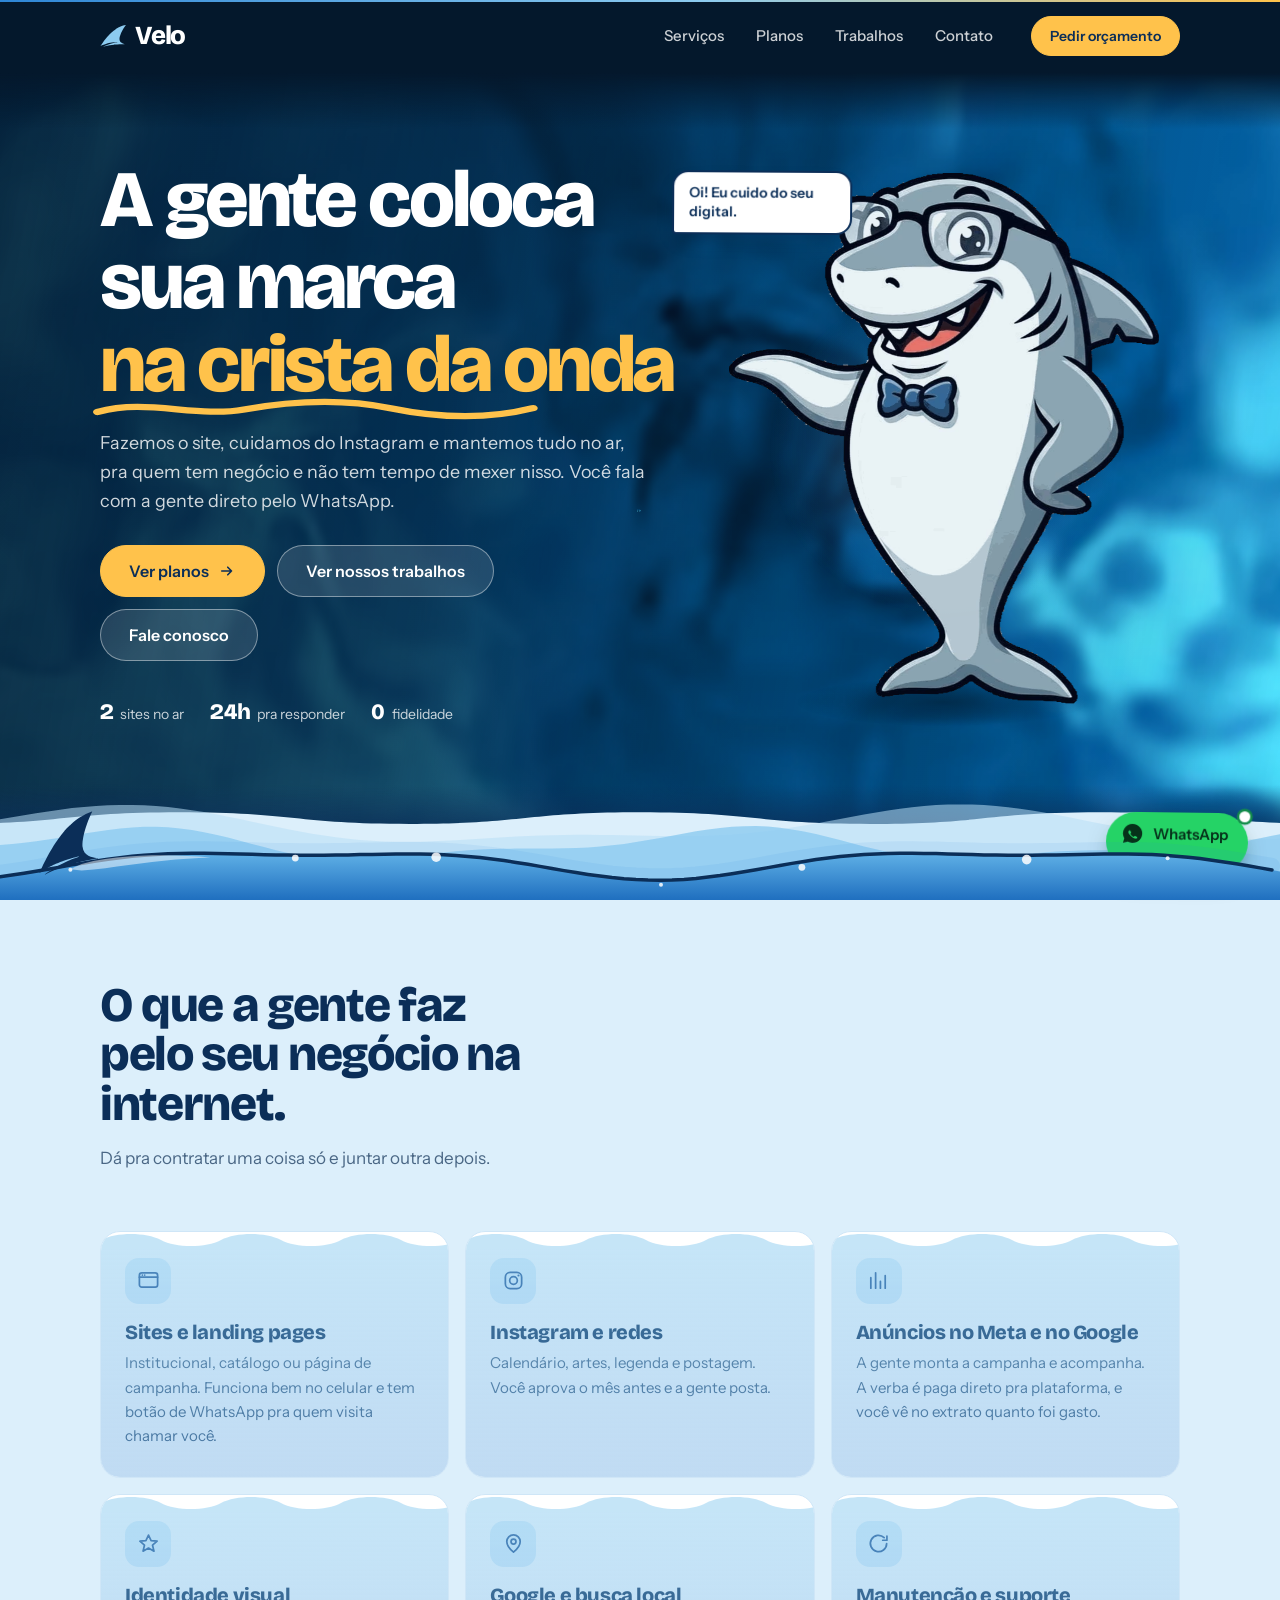
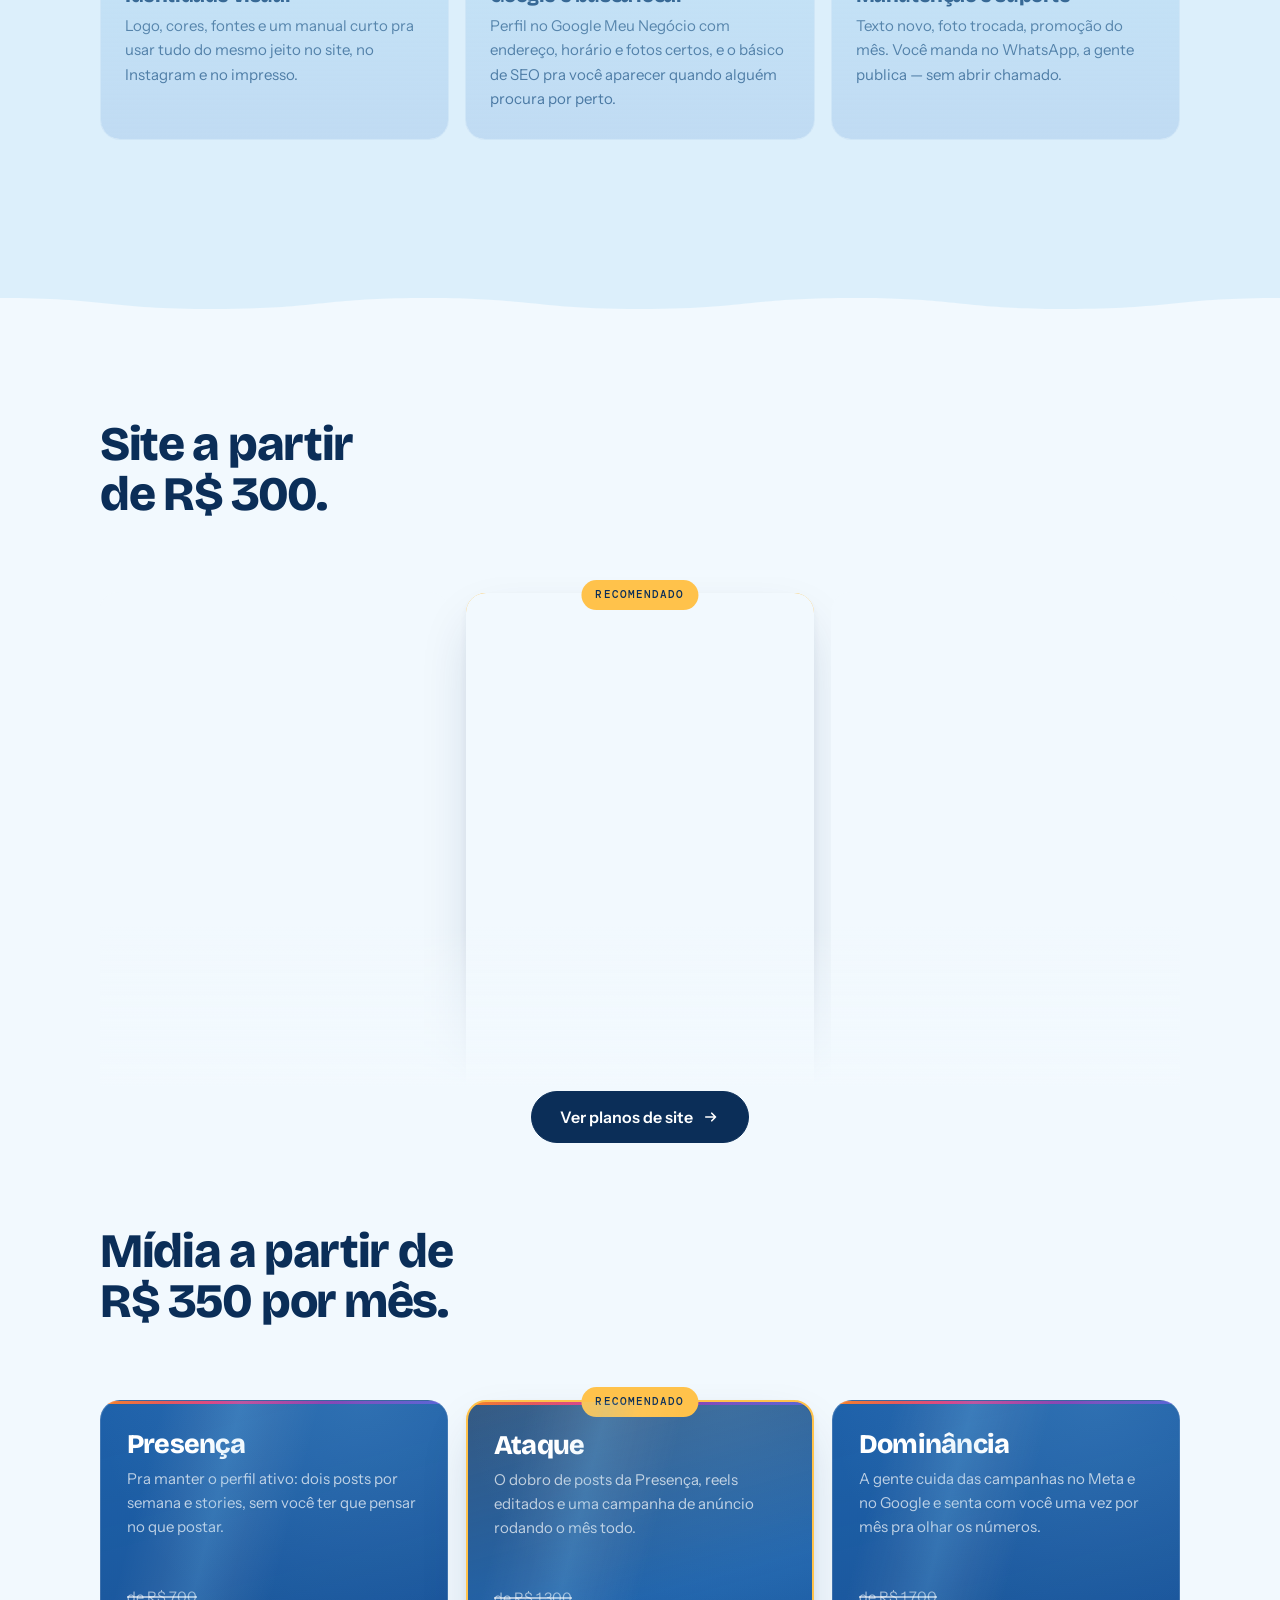
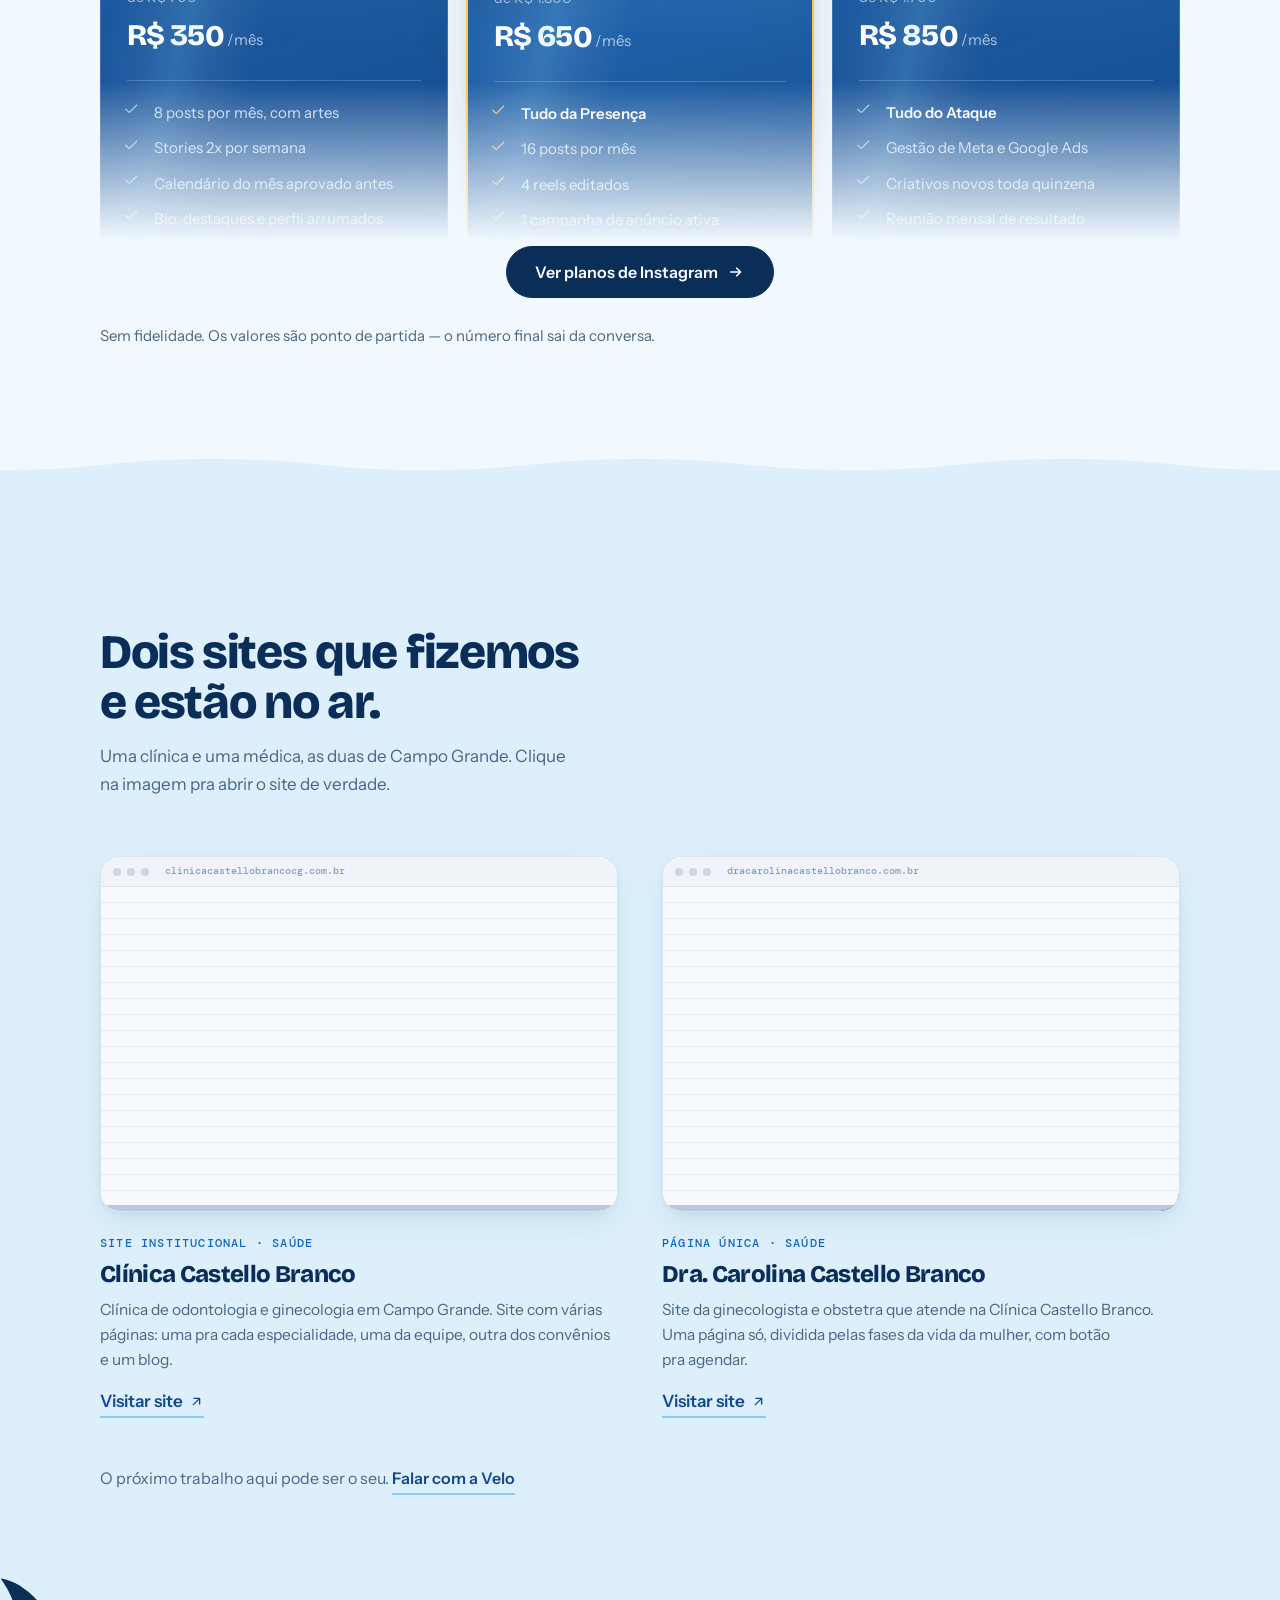
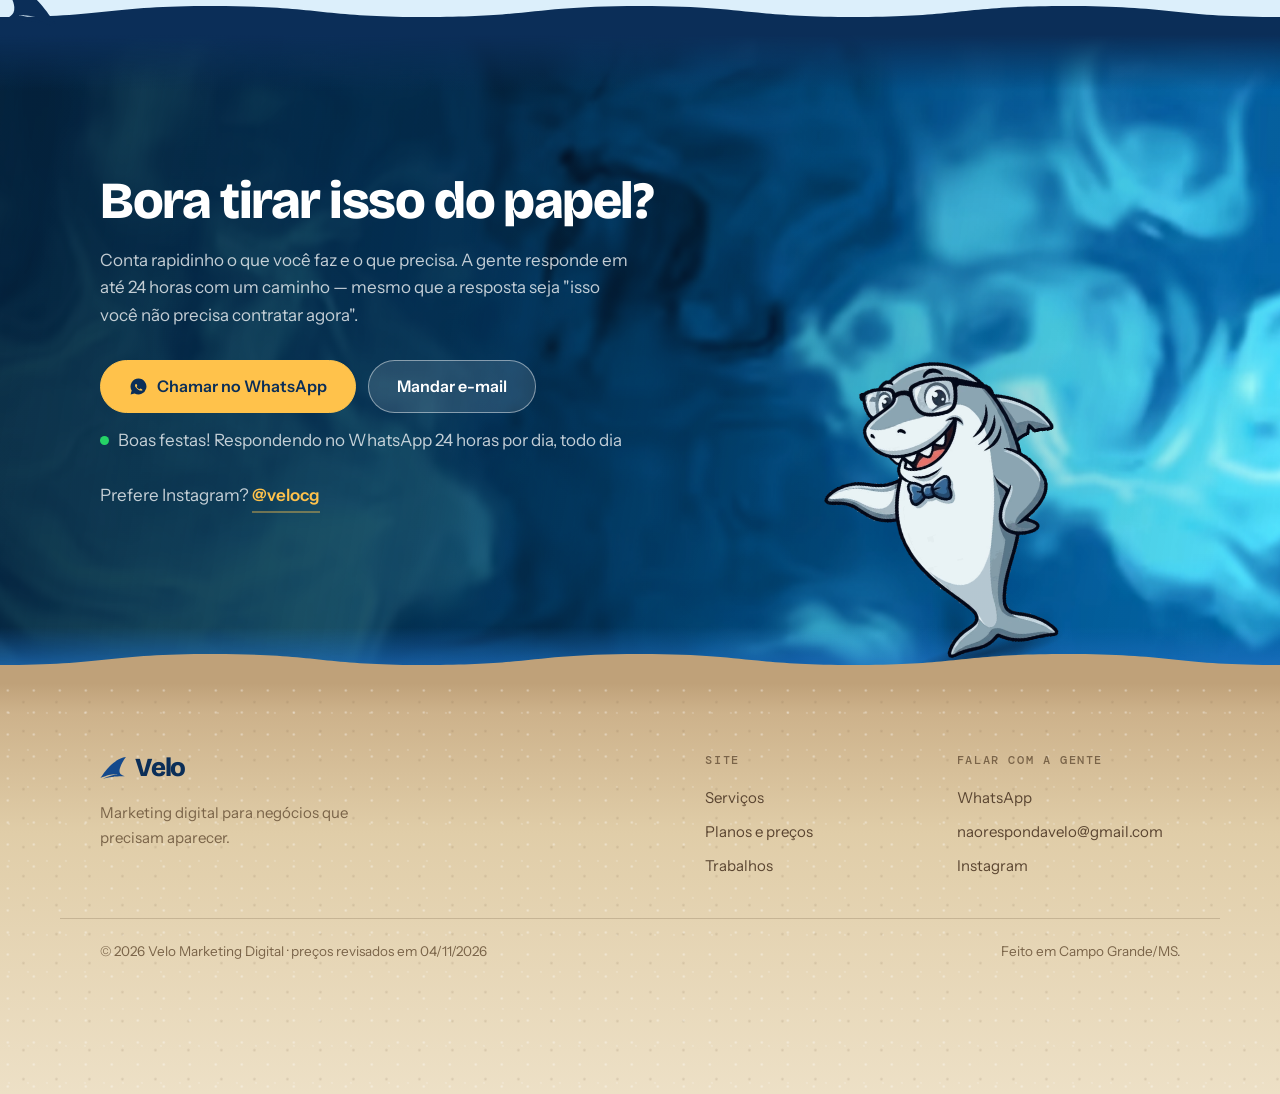
<file: index.html>
<!DOCTYPE html>
<html lang="pt-BR">
<head>
<meta charset="utf-8">
<meta name="viewport" content="width=device-width, initial-scale=1">
<title>Velo — Sites e Instagram em Campo Grande</title>
<meta name="description" content="A Velo é de Campo Grande/MS e faz site, cuida do Instagram e roda anúncio para quem tem negócio. Site com preço na página, manutenção a partir de R$ 80/mês, sem fidelidade.">
<meta name="theme-color" content="#0B2E58">
<link rel="icon" href="favicon.svg" type="image/svg+xml">
<link rel="apple-touch-icon" href="favicon.svg">

<meta property="og:type" content="website">
<meta property="og:title" content="Velo — Sites e Instagram em Campo Grande">
<meta property="og:description" content="Site, Instagram e anúncio para quem tem negócio em Campo Grande/MS. Preços na página e sem fidelidade.">
<meta property="og:url" content="https://velocg.com.br/">
<meta property="og:image" content="https://velocg.com.br/images/mascote-novo.png">
<meta property="og:locale" content="pt_BR">
<meta name="twitter:card" content="summary_large_image">

<!-- fontes: servidas daqui, ver o topo do style.css. Sem preload de propósito
     (medido em 04/11: no 4G, as fontes disputavam banda com o CSS e a primeira
     pintura atrasava 0,6 s) -->
<link rel="stylesheet" href="css/style.css?v=9">
</head>
<body>

<a class="pular" href="#conteudo">Pular para o conteúdo</a>

<!-- barbatana da logo, reaproveitada por <use> no cabeçalho, rodapé e no mar -->
<svg width="0" height="0" style="position:absolute" aria-hidden="true" focusable="false">
  <defs>
    <path id="fin-d" d="M533.476,236.687c-2.868,7.051 -2.735,7.078 -5.375,14.202c-0.665,1.961 -0.655,1.933 -1.298,3.891c-1.359,3.837 -2.415,7.758 -2.599,8.44c-3.18,11.537 -3.532,18.194 -3.641,19.496c-3.623,43.295 36.017,53.731 49.881,58.988c5.008,1.899 7.762,1.144 7.697,2.551c-0.009,0.203 -0.031,0.669 -2.504,0.371c-4.062,-0.489 -4.062,-0.534 -20.09,-0.603c-48.63,-0.212 -77.812,3.609 -79.697,3.72c-5.437,0.32 -13.757,1.381 -14.95,1.533c-25.435,3.245 -58.062,7.095 -106.945,20.127c-9.177,2.447 -14.059,4.936 -14.778,4.507c-1.249,-0.745 1.896,-1.879 3.943,-2.766c30.979,-13.432 64.457,-29.235 122.385,-42.217c30.078,-6.741 32.151,-4.523 32.165,-6.027c0.001,-0.136 0.113,-0.306 0.023,-0.408c-0.58,-0.66 -11.619,0.619 -19.922,0.779c-3.922,0.076 -3.866,0.583 -7.777,0.645c-3.888,0.062 -3.859,0.211 -7.746,0.551c-31.949,2.797 -54.523,8.594 -64.805,10.858c-7.779,1.713 -13.864,3.713 -15.642,4.162c-14.314,3.617 -47.841,15.9 -61.395,22.523c-0.295,0.144 -6.348,4.121 -2.16,-0.947c0.458,-0.555 9.23,-13.298 15.267,-21.771c1.5,-1.967 2.606,-3.615 4.362,-5.968c3.101,-4.587 24.04,-32.709 30.929,-40.966c9.379,-11.241 42.024,-52.761 85.208,-88.447c9.427,-7.79 24.633,-18.578 25.909,-19.409c9.427,-6.146 9.43,-6.112 10.244,-6.653c18.32,-12.197 60.696,-32.06 96.508,-37.364c1.273,-0.189 1.379,0.538 0.539,1.536c-0.547,0.65 -1.793,2.132 -6.188,8.631c-27.413,40.547 -39.616,67.759 -47.547,86.037l-0.001,0.001Z"/>
  </defs>
</svg>

<!-- ============================ NAV ============================ -->
<header class="topo" id="topo">
  <div class="wrap topo__in">
    <a class="marca" href="#topo" aria-label="Velo — início">
      <svg class="marca__fin" viewBox="312 138 278 238" aria-hidden="true"><use href="#fin-d"/></svg>
      <span class="marca__nome">Velo</span>
    </a>

    <nav class="nav" id="nav" aria-label="Navegação principal">
      <a href="#servicos">Serviços</a>
      <a href="planos.html">Planos</a>
      <a href="#trabalhos">Trabalhos</a>
      <a href="#contato">Contato</a>
    </nav>

    <a class="btn btn--sm btn--primario topo__cta" href="#contato">Pedir orçamento</a>

    <button class="hamburguer" id="hamburguer" aria-expanded="false" aria-controls="nav" aria-label="Abrir menu">
      <span></span><span></span><span></span>
    </button>
  </div>
</header>

<main id="conteudo">

<!-- ============================ HERO ============================ -->
<section class="hero" data-vivo data-vivo-semente="97" data-vivo-velocidade="0.62" data-vivo-escala="1.35" data-vivo-deriva="0.34">
  <div class="wrap hero__grid">
    <!-- O mascote vem antes do texto no HTML de propósito: no celular o hero
         vira bloco e ele flutua (float) à direita, com o título contornando.
         Float só empurra o que vem DEPOIS dele na marcação. No desktop a
         grade devolve o texto pra primeira coluna com `order`. -->
    <div class="hero__mascote reveal" style="--d:2">
      <div class="mascote__aura" aria-hidden="true"></div>
      <picture><source type="image/avif" srcset="images/mascote-novo-360.avif 360w, images/mascote-novo.avif 717w" sizes="(max-width: 555px) 27vw, (max-width: 900px) 150px, 430px">
      <img src="images/mascote-novo.png" alt="Mascote da Velo: um tubarão de óculos e gravata-borboleta, sorrindo e apontando" width="717" height="886" fetchpriority="high">
      </picture>
      <div class="balao" aria-hidden="true">Oi! Eu cuido do seu digital.</div>
    </div>

    <div class="hero__texto">

      <h1 class="hero__h1 reveal" style="--d:1">
        <span class="pal"><span style="--i:0">A</span></span> <span class="pal"><span style="--i:1">gente</span></span> <span class="pal"><span style="--i:2">coloca</span></span> <span class="pal"><span style="--i:3">sua</span></span> <span class="pal"><span style="--i:4">marca</span></span>
        <span class="grifo"><span class="pal"><span style="--i:5">na</span></span> <span class="pal"><span style="--i:6">crista</span></span> <span class="pal"><span style="--i:7">da</span></span> <span class="pal"><span style="--i:8">onda</span></span><svg class="grifo__risco" viewBox="0 0 300 18" preserveAspectRatio="none" aria-hidden="true"><path d="M2 12c25-11 50 5 75-2s50-9 75-1 50 9 73 0" fill="none" stroke="currentColor" stroke-width="5" stroke-linecap="round"/></svg></span>
      </h1>

      <p class="hero__sub reveal" style="--d:2">
        Fazemos o site, cuidamos do Instagram e mantemos tudo no ar, pra quem
        tem negócio e não tem tempo de mexer nisso. Você fala com a gente
        direto pelo WhatsApp.
      </p>

      <div class="hero__acoes reveal" style="--d:3">
        <a class="btn btn--primario btn--lg" href="planos.html">
          Ver planos
          <svg class="btn__seta" viewBox="0 0 24 24" aria-hidden="true"><path d="M5 12h13m0 0-5-5m5 5-5 5" fill="none" stroke="currentColor" stroke-width="2.2" stroke-linecap="round" stroke-linejoin="round"/></svg>
        </a>
        <a class="btn btn--vazado btn--lg" href="#trabalhos">Ver nossos trabalhos</a>
        <a class="btn btn--vazado btn--lg" href="#contato">Fale conosco</a>
      </div>

      <ul class="selos reveal" style="--d:4">
        <li><strong data-conta="2">2</strong> sites no ar</li>
        <li><strong data-conta="24" data-sufixo="h">24h</strong> pra responder</li>
        <li><strong data-rola>0</strong> fidelidade</li>
      </ul>
    </div>
  </div>
</section>

<!-- ============================ SERVIÇOS ============================ -->
<section class="secao secao--espuma" id="servicos">
  <div class="wrap">
    <header class="cab">
      <h2 class="reveal" style="--d:1">O que a gente faz<br>pelo seu negócio na internet.</h2>
      <p class="cab__texto reveal" style="--d:2">Dá pra contratar uma coisa só e juntar outra depois.</p>
    </header>

    <ul class="cards">
      <li class="card reveal">
        <span class="card__icone" aria-hidden="true">
          <svg viewBox="0 0 24 24"><rect x="2.5" y="4" width="19" height="15" rx="2.5" fill="none" stroke="currentColor" stroke-width="1.8"/><path d="M2.5 8.5h19M5.6 6.3h.01M8 6.3h.01" fill="none" stroke="currentColor" stroke-width="1.8" stroke-linecap="round"/></svg>
        </span>
        <h3>Sites e landing pages</h3>
        <p>Institucional, catálogo ou página de campanha. Funciona bem no celular e tem botão de WhatsApp pra quem visita chamar você.</p>
      </li>
      <li class="card reveal" style="--d:1">
        <span class="card__icone" aria-hidden="true">
          <svg viewBox="0 0 24 24"><rect x="3.5" y="3.5" width="17" height="17" rx="5" fill="none" stroke="currentColor" stroke-width="1.8"/><circle cx="12" cy="12" r="4" fill="none" stroke="currentColor" stroke-width="1.8"/><circle cx="17.2" cy="6.8" r="1.15" fill="currentColor"/></svg>
        </span>
        <h3>Instagram e redes</h3>
        <p>Calendário, artes, legenda e postagem. Você aprova o mês antes e a gente posta.</p>
      </li>
      <li class="card reveal" style="--d:2">
        <span class="card__icone" aria-hidden="true">
          <svg viewBox="0 0 24 24"><path d="M4 20V9m5 11V4m5 16v-7m5 7V7" fill="none" stroke="currentColor" stroke-width="1.8" stroke-linecap="round"/></svg>
        </span>
        <h3>Anúncios no Meta e no Google</h3>
        <p>A gente monta a campanha e acompanha. A verba é paga direto pra plataforma, e você vê no extrato quanto foi gasto.</p>
      </li>
      <li class="card reveal" style="--d:3">
        <span class="card__icone" aria-hidden="true">
          <svg viewBox="0 0 24 24"><path d="M12 3.2 14.7 9l6.3.6-4.8 4.2 1.5 6.2L12 16.7 6.3 20l1.5-6.2L3 9.6 9.3 9z" fill="none" stroke="currentColor" stroke-width="1.8" stroke-linejoin="round"/></svg>
        </span>
        <h3>Identidade visual</h3>
        <p>Logo, cores, fontes e um manual curto pra usar tudo do mesmo jeito no site, no Instagram e no impresso.</p>
      </li>
      <li class="card reveal" style="--d:4">
        <span class="card__icone" aria-hidden="true">
          <svg viewBox="0 0 24 24"><path d="M12 21s7-5.4 7-11a7 7 0 1 0-14 0c0 5.6 7 11 7 11Z" fill="none" stroke="currentColor" stroke-width="1.8" stroke-linejoin="round"/><circle cx="12" cy="10" r="2.6" fill="none" stroke="currentColor" stroke-width="1.8"/></svg>
        </span>
        <h3>Google e busca local</h3>
        <p>Perfil no Google Meu Negócio com endereço, horário e fotos certos, e o básico de SEO pra você aparecer quando alguém procura por perto.</p>
      </li>
      <li class="card reveal" style="--d:5">
        <span class="card__icone" aria-hidden="true">
          <svg viewBox="0 0 24 24"><path d="M20.5 12a8.5 8.5 0 1 1-2.6-6.1" fill="none" stroke="currentColor" stroke-width="1.8" stroke-linecap="round"/><path d="M20.8 4.2v4.4h-4.4" fill="none" stroke="currentColor" stroke-width="1.8" stroke-linecap="round" stroke-linejoin="round"/></svg>
        </span>
        <h3>Manutenção e suporte</h3>
        <p>Texto novo, foto trocada, promoção do mês. Você manda no WhatsApp, a gente publica — sem abrir chamado.</p>
      </li>
    </ul>
  </div>
</section>

<!-- ============================ PLANOS ============================ -->
<section class="secao" id="planos">
  <div class="wrap">
    <header class="cab">
      <h2 class="reveal" style="--d:1">Site a partir de <span data-preco="recife">R$ 600</span>.</h2>
    </header>

    <div class="planos planos--teaser">
      <article class="plano plano--escuro plano--mar reveal" data-fundo="recife">
        <span class="plano__agua" aria-hidden="true"></span>
        <h3 class="plano__nome">Recife</h3>
        <p class="plano__pitch">Uma página só, com o que o cliente precisa saber e um botão pra chamar no WhatsApp. Bom pra quem ainda não tem site.</p>
        <div class="plano__duplo">
          <p class="plano__linha">
            <span class="plano__etapa">criação<br>1º mês</span>
            <span class="plano__cifra">
              <span class="plano__antes" data-preco-antes="recife">de R$ 600</span>
              <span class="plano__valor" data-preco="recife">R$ 600</span>
            </span>
          </p>
          <p class="plano__linha">
            <span class="plano__etapa">manutenção<br>do 2º mês</span>
            <span class="plano__cifra">
              <span class="plano__de">a partir de</span>
              <span class="plano__valor plano__valor--menor">R$ 80<small class="plano__periodo">/mês</small></span>
            </span>
          </p>
        </div>
        <ul class="plano__lista">
          <li>Página única, com seções de rolagem</li>
          <li>Domínio, hospedagem e SSL configurados</li>
          <li>Botão de WhatsApp e formulário</li>
          <li>Google Meu Negócio arrumado</li>
        </ul>
      </article>

      <article class="plano plano--escuro plano--mar plano--destaque reveal" style="--d:1" data-fundo="alto-mar">
        <span class="plano__agua" aria-hidden="true"></span>
        <span class="plano__fita">Recomendado</span>
        <h3 class="plano__nome">Alto mar</h3>
        <p class="plano__pitch">Site com várias páginas, pra quem tem vários serviços e precisa explicar cada um no seu espaço.</p>
        <div class="plano__duplo">
          <p class="plano__linha">
            <span class="plano__etapa">criação<br>1º mês</span>
            <span class="plano__cifra">
              <span class="plano__antes" data-preco-antes="alto-mar">de R$ 1.100</span>
              <span class="plano__valor" data-preco="alto-mar">R$ 1.100</span>
            </span>
          </p>
          <p class="plano__linha">
            <span class="plano__etapa">manutenção<br>do 2º mês</span>
            <span class="plano__cifra">
              <span class="plano__de">a partir de</span>
              <span class="plano__valor plano__valor--menor">R$ 150<small class="plano__periodo">/mês</small></span>
            </span>
          </p>
        </div>
        <ul class="plano__lista">
          <li class="plano__herda">Tudo do Recife</li>
          <li>Até 6 páginas internas</li>
          <li>Blog ou área de novidades</li>
          <li>2 rodadas de ajuste inclusas</li>
        </ul>
      </article>

      <article class="plano plano--escuro plano--mar reveal" style="--d:2" data-fundo="abissal">
        <span class="plano__agua" aria-hidden="true"></span>
        <h3 class="plano__nome">Abissal</h3>
        <p class="plano__pitch">Pra quem tem catálogo grande ou quer mexer no site sozinho: busca com filtros, painel de edição e integração com agenda ou pagamento.</p>
        <div class="plano__duplo">
          <p class="plano__linha">
            <span class="plano__etapa">criação<br>1º mês</span>
            <span class="plano__cifra">
              <span class="plano__antes" data-preco-antes="abissal">de R$ 3.000</span>
              <span class="plano__valor" data-preco="abissal">R$ 3.000</span>
            </span>
          </p>
          <p class="plano__linha">
            <span class="plano__etapa">manutenção<br>do 2º mês</span>
            <span class="plano__cifra">
              <span class="plano__de">a partir de</span>
              <span class="plano__valor plano__valor--menor">R$ 300<small class="plano__periodo">/mês</small></span>
            </span>
          </p>
        </div>
        <ul class="plano__lista">
          <li class="plano__herda">Tudo do Alto mar</li>
          <li>Catálogo com busca e filtros</li>
          <li>Painel pra você mesmo editar</li>
          <li>Integrações e treinamento</li>
        </ul>
      </article>
    </div>

    <div class="planos__veja reveal">
      <a class="btn btn--primario btn--lg" href="planos.html#sites">
        Ver planos de site
        <svg class="btn__seta" viewBox="0 0 24 24" aria-hidden="true"><path d="M5 12h13m0 0-5-5m5 5-5 5" fill="none" stroke="currentColor" stroke-width="2.2" stroke-linecap="round" stroke-linejoin="round"/></svg>
      </a>
    </div>

    <header class="cab cab--sub">
      <h2 class="reveal" style="--d:1">Mídia a partir de <span data-preco="presenca">R$ 700</span> por mês.</h2>
    </header>

    <div class="planos planos--midia planos--teaser">
      <article class="plano plano--escuro plano--noite reveal">
        <span class="plano__agua" aria-hidden="true"></span>
        <h3 class="plano__nome">Presença</h3>
        <p class="plano__pitch">Pra manter o perfil ativo: dois posts por semana e stories, sem você ter que pensar no que postar.</p>
        <p class="plano__preco">
          <span class="plano__antes" data-preco-antes="presenca">de R$ 700</span>
          <span class="plano__valor" data-preco="presenca">R$ 700</span><small class="plano__periodo">/mês</small>
        </p>
        <ul class="plano__lista">
          <li>8 posts por mês, com artes</li>
          <li>Stories 2x por semana</li>
          <li>Calendário do mês aprovado antes</li>
          <li>Bio, destaques e perfil arrumados</li>
        </ul>
      </article>

      <article class="plano plano--escuro plano--noite plano--destaque reveal" style="--d:1">
        <span class="plano__agua" aria-hidden="true"></span>
        <span class="plano__fita">Recomendado</span>
        <h3 class="plano__nome">Ataque</h3>
        <p class="plano__pitch">O dobro de posts da Presença, reels editados e uma campanha de anúncio rodando o mês todo.</p>
        <p class="plano__preco">
          <span class="plano__antes" data-preco-antes="ataque">de R$ 1.300</span>
          <span class="plano__valor" data-preco="ataque">R$ 1.300</span><small class="plano__periodo">/mês</small>
        </p>
        <ul class="plano__lista">
          <li class="plano__herda">Tudo da Presença</li>
          <li>16 posts por mês</li>
          <li>4 reels editados</li>
          <li>1 campanha de anúncio ativa</li>
        </ul>
      </article>

      <article class="plano plano--escuro plano--noite reveal" style="--d:2">
        <span class="plano__agua" aria-hidden="true"></span>
        <h3 class="plano__nome">Dominância</h3>
        <p class="plano__pitch">A gente cuida das campanhas no Meta e no Google e senta com você uma vez por mês pra olhar os números.</p>
        <p class="plano__preco">
          <span class="plano__antes" data-preco-antes="dominancia">de R$ 1.700</span>
          <span class="plano__valor" data-preco="dominancia">R$ 1.700</span><small class="plano__periodo">/mês</small>
        </p>
        <ul class="plano__lista">
          <li class="plano__herda">Tudo do Ataque</li>
          <li>Gestão de Meta e Google Ads</li>
          <li>Criativos novos toda quinzena</li>
          <li>Reunião mensal de resultado</li>
        </ul>
      </article>
    </div>

    <div class="planos__veja reveal">
      <a class="btn btn--primario btn--lg" href="planos.html#midia">
        Ver planos de Instagram
        <svg class="btn__seta" viewBox="0 0 24 24" aria-hidden="true"><path d="M5 12h13m0 0-5-5m5 5-5 5" fill="none" stroke="currentColor" stroke-width="2.2" stroke-linecap="round" stroke-linejoin="round"/></svg>
      </a>
    </div>

    <p class="planos__nota reveal">Sem fidelidade. Os valores são ponto de partida — o número final sai da conversa.</p>
  </div>
</section>

<!-- ============================ TRABALHOS ============================ -->
<section class="secao secao--espuma" id="trabalhos">
  <div class="wrap">
    <header class="cab">
      <h2 class="reveal" style="--d:1">Dois sites que fizemos<br>e estão no ar.</h2>
      <p class="cab__texto reveal" style="--d:2">Uma clínica e uma médica, as duas de Campo Grande. Clique na imagem pra abrir o site de verdade.</p>
    </header>

    <div class="obras">
      <article class="obra reveal">
        <a class="obra__tela" href="https://clinicacastellobrancocg.com.br" target="_blank" rel="noopener" aria-label="Abrir o site da Clínica Castello Branco em nova aba">
          <span class="tela__barra" aria-hidden="true"><i></i><i></i><i></i><em>clinicacastellobrancocg.com.br</em></span>
          <picture><source type="image/avif" srcset="images/trabalho-clinica.avif">
          <img class="tela__foto" src="images/trabalho-clinica.jpg" alt="Página inicial do site da Clínica Castello Branco" width="1200" height="750" loading="lazy">
          </picture>
        </a>
        <div class="obra__info">
          <p class="obra__tipo">Site institucional · Saúde</p>
          <h3>Clínica Castello Branco</h3>
          <p>Clínica de odontologia e ginecologia em Campo Grande. Site com várias páginas: uma pra cada especialidade, uma da equipe, outra dos convênios e um blog.</p>
          <a class="link" href="https://clinicacastellobrancocg.com.br" target="_blank" rel="noopener">
            Visitar site
            <svg viewBox="0 0 24 24" aria-hidden="true"><path d="M7 17 17 7m0 0H8m9 0v9" fill="none" stroke="currentColor" stroke-width="2.2" stroke-linecap="round" stroke-linejoin="round"/></svg>
          </a>
        </div>
      </article>

      <article class="obra reveal" style="--d:1">
        <a class="obra__tela" href="https://dracarolinacastellobranco.com.br" target="_blank" rel="noopener" aria-label="Abrir o site da Dra. Carolina Castello Branco em nova aba">
          <span class="tela__barra" aria-hidden="true"><i></i><i></i><i></i><em>dracarolinacastellobranco.com.br</em></span>
          <picture><source type="image/avif" srcset="images/trabalho-carolina.avif">
          <img class="tela__foto" src="images/trabalho-carolina.jpg" alt="Página inicial do site da Dra. Carolina Castello Branco" width="1200" height="750" loading="lazy">
          </picture>
        </a>
        <div class="obra__info">
          <p class="obra__tipo">Página única · Saúde</p>
          <h3>Dra. Carolina Castello Branco</h3>
          <p>Site da ginecologista e obstetra que atende na Clínica Castello Branco. Uma página só, dividida pelas fases da vida da mulher, com botão pra agendar.</p>
          <a class="link" href="https://dracarolinacastellobranco.com.br" target="_blank" rel="noopener">
            Visitar site
            <svg viewBox="0 0 24 24" aria-hidden="true"><path d="M7 17 17 7m0 0H8m9 0v9" fill="none" stroke="currentColor" stroke-width="2.2" stroke-linecap="round" stroke-linejoin="round"/></svg>
          </a>
        </div>
      </article>
    </div>

    <p class="obras__nota reveal">O próximo trabalho aqui pode ser o seu. <a class="link" href="#contato">Falar com a Velo</a></p>
  </div>
</section>

<!-- ============================ CTA / CONTATO ============================ -->
<section class="secao chamada" id="contato" data-vivo>
  <div class="wrap chamada__grid">
    <div class="chamada__texto">
      <h2 class="reveal">Bora tirar isso do papel?</h2>
      <p class="reveal" style="--d:1">
        Conta rapidinho o que você faz e o que precisa. A gente responde em até
        24 horas com um caminho — mesmo que a resposta seja "isso você não
        precisa contratar agora".
      </p>
      <div class="chamada__acoes reveal" style="--d:2">
        <a class="btn btn--zap btn--lg" href="https://wa.me/5567991914699?text=Oi%2C%20Velo!%20Quero%20um%20or%C3%A7amento." target="_blank" rel="noopener">
          <svg class="btn__zap" viewBox="0 0 24 24" aria-hidden="true"><path fill="currentColor" d="M12 2a10 10 0 0 0-8.6 15.1L2 22l5.1-1.3A10 10 0 1 0 12 2Zm5.5 14.1c-.2.6-1.2 1.2-1.7 1.2-.5.1-1 .1-1.6-.1-.4-.1-.9-.3-1.5-.6a11.4 11.4 0 0 1-4.4-4c-.3-.5-.7-1.2-.7-2s.4-1.2.6-1.4c.2-.2.4-.3.6-.3h.4c.1 0 .3 0 .5.4l.7 1.7c.1.1.1.3 0 .4l-.2.4-.3.3c-.1.1-.2.2-.1.4.2.4.7 1.2 1.4 1.8.9.8 1.6 1 1.9 1.2.2.1.4.1.5-.1l.6-.7c.2-.2.3-.2.5-.1l1.6.8c.2.1.4.2.4.3v.9Z"/></svg>
          Chamar no WhatsApp
        </a>
        <a class="btn btn--fantasma btn--lg" href="mailto:naorespondavelo@gmail.com?subject=Or%C3%A7amento%20Velo">Mandar e-mail</a>
      </div>
      <p class="atende" data-atendimento hidden></p>
      <p class="chamada__rodape reveal" style="--d:3">
        Prefere Instagram? <a class="link link--claro" href="https://instagram.com/velocg" target="_blank" rel="noopener">@velocg</a>
      </p>
    </div>

    <div class="chamada__mascote reveal" style="--d:1" aria-hidden="true">
      <picture><source type="image/avif" srcset="images/mascote-novo-360.avif 360w, images/mascote-novo.avif 717w" sizes="240px">
      <img src="images/mascote-novo.png" alt="" width="717" height="886" loading="lazy">
      </picture>
    </div>
  </div>
</section>

</main>

<!-- ============================ RODAPÉ ============================ -->
<!-- sem data-vivo: aqui embaixo é areia, não água (ver seção 10 do CSS) -->
<footer class="rodape">
  <div class="wrap rodape__in">
    <div class="rodape__marca">
      <a class="marca marca--rodape" href="#topo" aria-label="Velo — voltar ao topo">
        <svg class="marca__fin" viewBox="312 138 278 238" aria-hidden="true"><use href="#fin-d"/></svg>
        <span class="marca__nome">Velo</span>
      </a>
      <p>Marketing digital para negócios que precisam aparecer.</p>
    </div>

    <nav class="rodape__links" aria-label="Rodapé">
      <div>
        <h4>Site</h4>
        <a href="#servicos">Serviços</a>
        <a href="planos.html">Planos e preços</a>
        <a href="#trabalhos">Trabalhos</a>
      </div>
      <div>
        <h4>Falar com a gente</h4>
        <a href="https://wa.me/5567991914699" target="_blank" rel="noopener">WhatsApp</a>
        <a href="mailto:naorespondavelo@gmail.com">naorespondavelo@gmail.com</a>
        <a href="https://instagram.com/velocg" target="_blank" rel="noopener">Instagram</a>
      </div>
    </nav>
  </div>
  <div class="wrap rodape__fim">
    <p>© <span id="ano">2026</span> Velo Marketing Digital<span data-atualizado hidden></span></p>
    <p>Feito em Campo Grande/MS.</p>
  </div>
</footer>

<!-- ============================ O MAR ============================ -->
<div class="mar mar--fundo" id="mar" aria-hidden="true">
  <svg class="mar__svg" id="marSvg" preserveAspectRatio="none">
    <path id="ondaFundo" fill="#B9DEF6" fill-opacity=".55"/>
    <path id="ondaMeio"  fill="#8CCBF0" fill-opacity=".8"/>
  </svg>
</div>

<!-- a onda da frente mora numa camada separada, acima da boia do WhatsApp:
     e o que faz a boia parecer meio afundada na agua -->
<div class="mar mar--frente" aria-hidden="true">
  <svg class="mar__svg" id="marSvgFrente" preserveAspectRatio="none">
    <defs>
      <linearGradient id="gradFrente" x1="0" y1="0" x2="0" y2="1">
        <stop offset="0%" stop-color="#5FB0E6"/>
        <stop offset="100%" stop-color="#1F6FBF"/>
      </linearGradient>
    </defs>
    <path id="ondaFrente" fill="url(#gradFrente)"/>
    <path id="cristaFrente" fill="none" stroke="#0B2E58" stroke-width="3.5" stroke-linecap="round"/>
    <g id="espuma" fill="#FFFFFF" opacity=".85"></g>
    <g id="barbatana">
      <path id="rastro" fill="#FFFFFF" opacity=".5"/>
      <g id="finWrap"><use href="#fin-d" fill="#0B2E58"/></g>
      <!-- area invisivel de agarre: puxar a barbatana rola a pagina -->
      <circle id="finPega" r="30" fill="transparent"/>
    </g>
  </svg>
</div>


<!-- ======================= WHATSAPP BOIANDO NA CRISTA ======================= -->
<a class="zap-boia" href="https://wa.me/5567991914699?text=Oi%2C%20Velo!%20Vim%20pelo%20site%20e%20quero%20conversar." target="_blank" rel="noopener" aria-label="Falar com a Velo no WhatsApp">
  <svg viewBox="0 0 24 24" aria-hidden="true"><path fill="currentColor" d="M12 2a10 10 0 0 0-8.6 15.1L2 22l5.1-1.3A10 10 0 1 0 12 2Zm5.5 14.1c-.2.6-1.2 1.2-1.7 1.2-.5.1-1 .1-1.6-.1-.4-.1-.9-.3-1.5-.6a11.4 11.4 0 0 1-4.4-4c-.3-.5-.7-1.2-.7-2s.4-1.2.6-1.4c.2-.2.4-.3.6-.3h.4c.1 0 .3 0 .5.4l.7 1.7c.1.1.1.3 0 .4l-.2.4-.3.3c-.1.1-.2.2-.1.4.2.4.7 1.2 1.4 1.8.9.8 1.6 1 1.9 1.2.2.1.4.1.5-.1l.6-.7c.2-.2.3-.2.5-.1l1.6.8c.2.1.4.2.4.3v.9Z"/></svg>
  <span class="zap-boia__texto">WhatsApp</span>
</a>

<script src="js/main.js?v=5" defer></script>
<script src="js/agua.js?v=1" defer></script>
<script src="js/vivo.js?v=5" defer></script>
<script src="js/campanhas.js?v=6" defer></script>
</body>
</html>
</file>
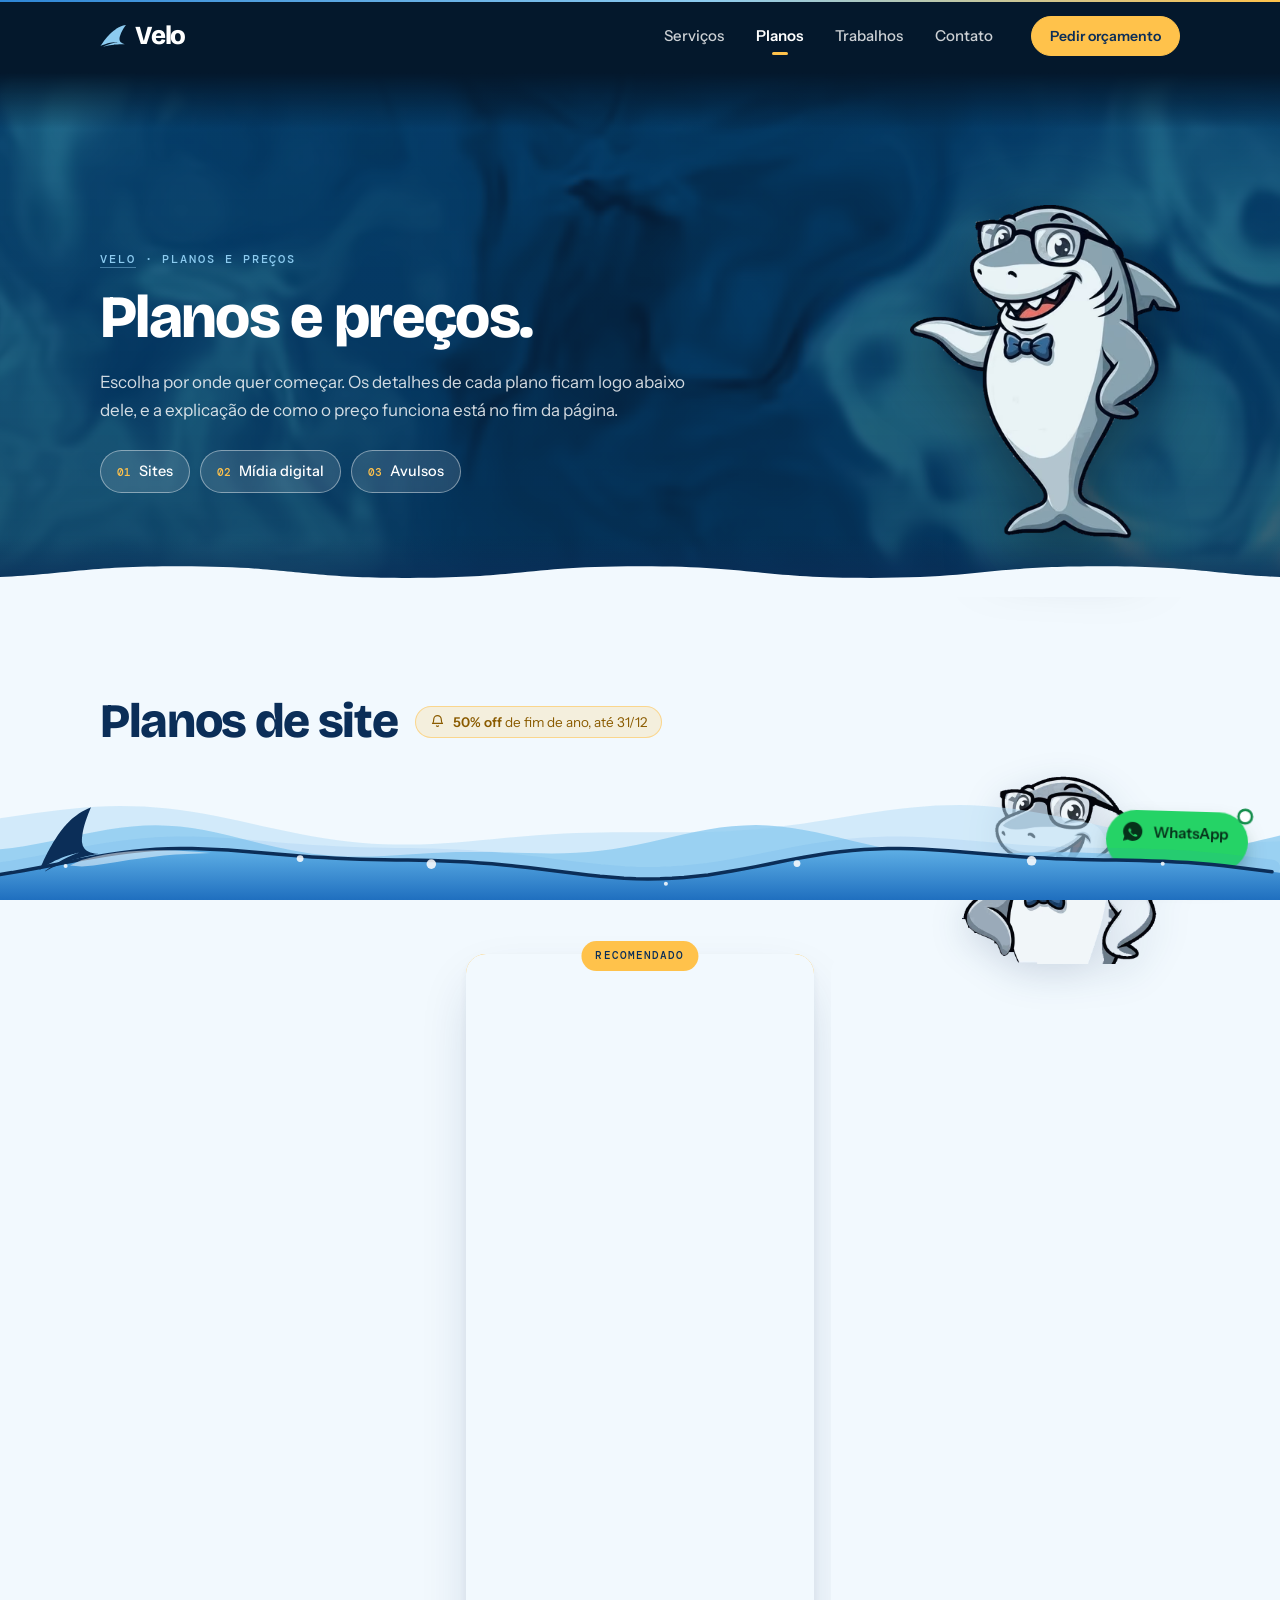
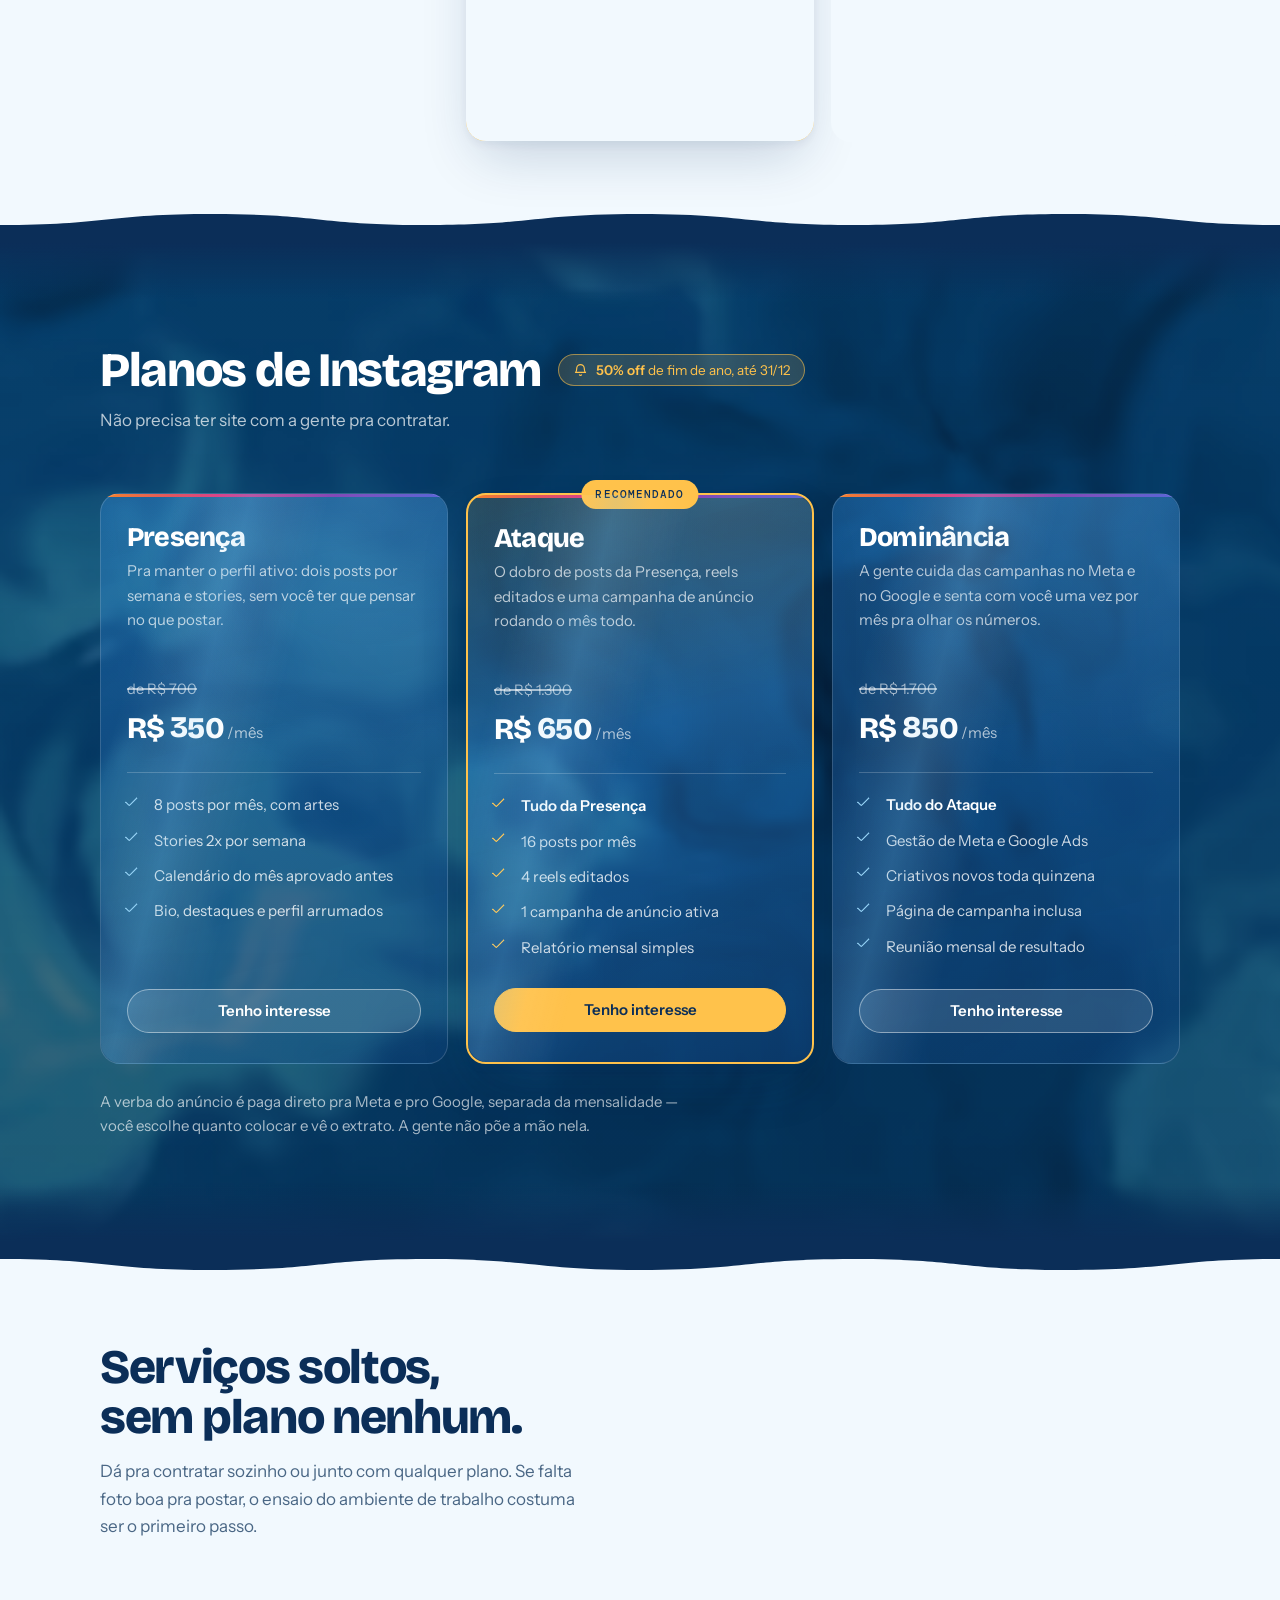
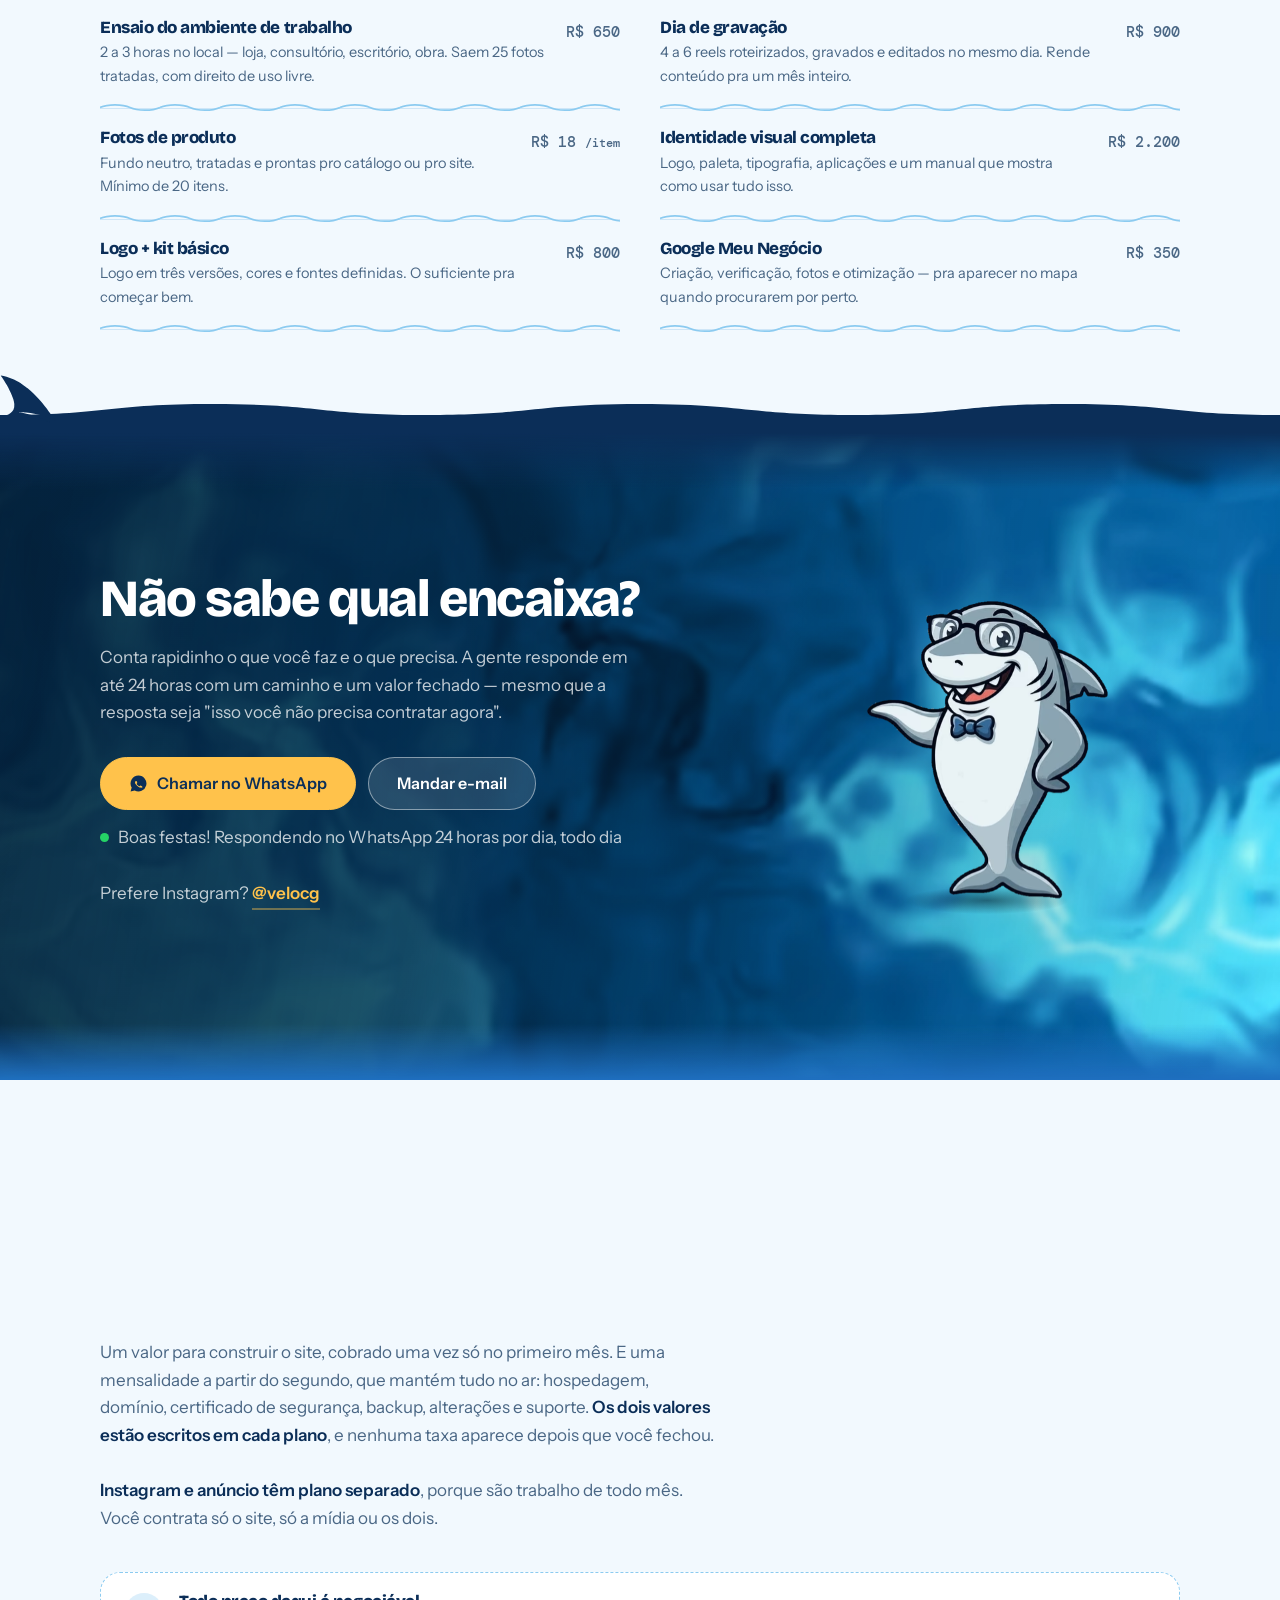
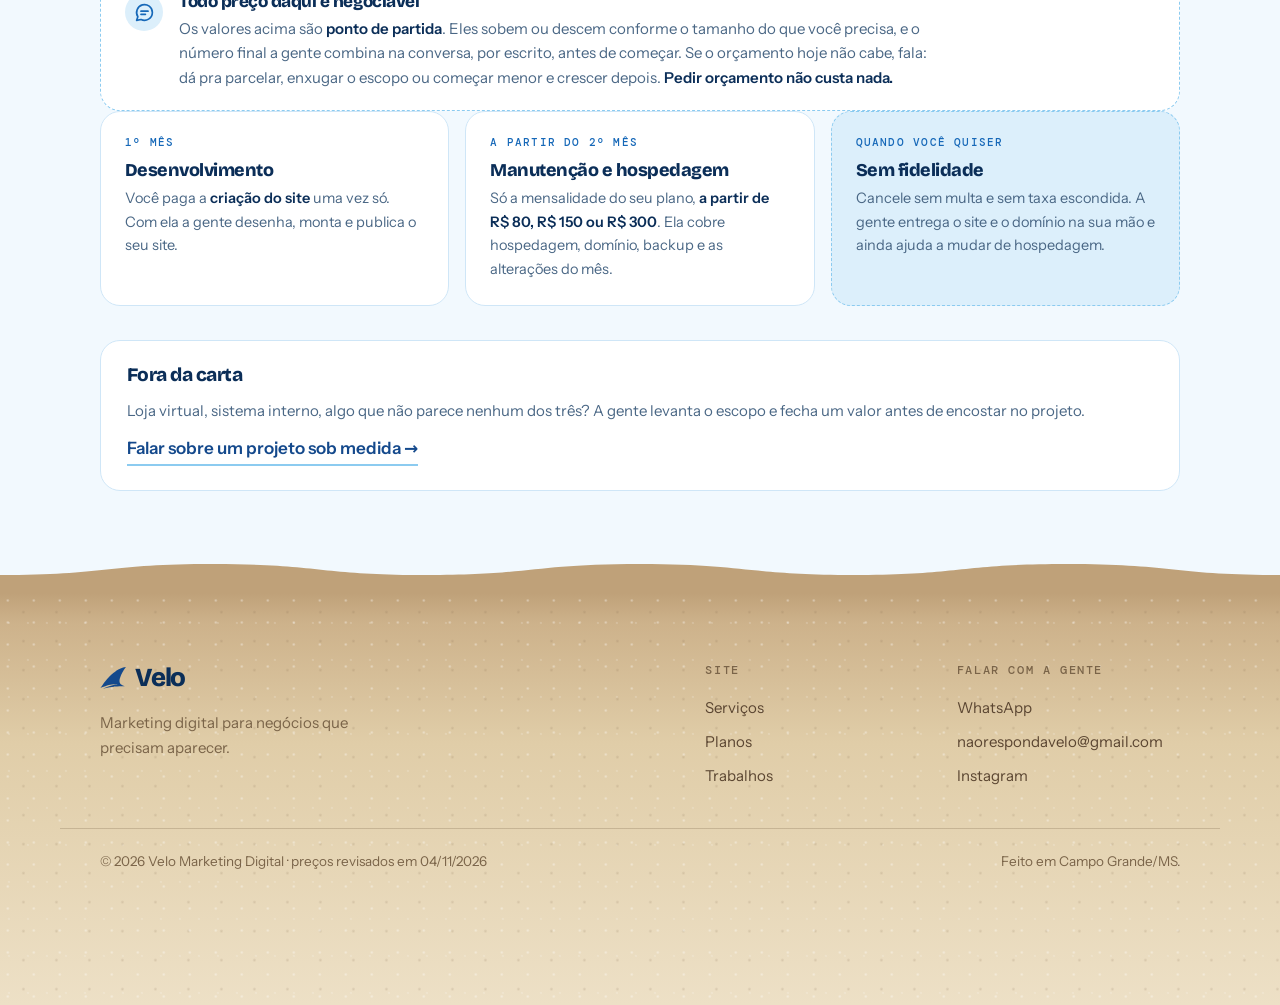
<file: planos.html>
<!DOCTYPE html>
<html lang="pt-BR">
<head>
<meta charset="utf-8">
<meta name="viewport" content="width=device-width, initial-scale=1">
<title>Planos e preços — Velo</title>
<meta name="description" content="Planos de site, Instagram e anúncios com preço aberto. Manutenção a partir de R$ 80/mês, com hospedagem, alterações e suporte inclusos. Preços negociáveis e sem fidelidade.">
<meta name="theme-color" content="#0B2E58">
<link rel="icon" href="favicon.svg" type="image/svg+xml">
<link rel="apple-touch-icon" href="favicon.svg">

<meta property="og:type" content="website">
<meta property="og:title" content="Planos e preços — Velo">
<meta property="og:description" content="Site, Instagram e anúncios com preço aberto. Manutenção a partir de R$ 80/mês, sem fidelidade e com preço negociável.">
<meta property="og:url" content="https://velocg.com.br/planos.html">
<meta property="og:image" content="https://velocg.com.br/images/mascote-novo.png">
<meta property="og:locale" content="pt_BR">
<meta name="twitter:card" content="summary_large_image">

<!-- fontes: servidas daqui, ver o topo do style.css. Sem preload de propósito
     (medido em 04/11: no 4G, as fontes disputavam banda com o CSS e a primeira
     pintura atrasava 0,6 s) -->
<link rel="stylesheet" href="css/style.css?v=9">
</head>
<body>

<a class="pular" href="#conteudo">Pular para o conteúdo</a>

<svg width="0" height="0" style="position:absolute" aria-hidden="true" focusable="false">
  <defs>
    <path id="fin-d" d="M533.476,236.687c-2.868,7.051 -2.735,7.078 -5.375,14.202c-0.665,1.961 -0.655,1.933 -1.298,3.891c-1.359,3.837 -2.415,7.758 -2.599,8.44c-3.18,11.537 -3.532,18.194 -3.641,19.496c-3.623,43.295 36.017,53.731 49.881,58.988c5.008,1.899 7.762,1.144 7.697,2.551c-0.009,0.203 -0.031,0.669 -2.504,0.371c-4.062,-0.489 -4.062,-0.534 -20.09,-0.603c-48.63,-0.212 -77.812,3.609 -79.697,3.72c-5.437,0.32 -13.757,1.381 -14.95,1.533c-25.435,3.245 -58.062,7.095 -106.945,20.127c-9.177,2.447 -14.059,4.936 -14.778,4.507c-1.249,-0.745 1.896,-1.879 3.943,-2.766c30.979,-13.432 64.457,-29.235 122.385,-42.217c30.078,-6.741 32.151,-4.523 32.165,-6.027c0.001,-0.136 0.113,-0.306 0.023,-0.408c-0.58,-0.66 -11.619,0.619 -19.922,0.779c-3.922,0.076 -3.866,0.583 -7.777,0.645c-3.888,0.062 -3.859,0.211 -7.746,0.551c-31.949,2.797 -54.523,8.594 -64.805,10.858c-7.779,1.713 -13.864,3.713 -15.642,4.162c-14.314,3.617 -47.841,15.9 -61.395,22.523c-0.295,0.144 -6.348,4.121 -2.16,-0.947c0.458,-0.555 9.23,-13.298 15.267,-21.771c1.5,-1.967 2.606,-3.615 4.362,-5.968c3.101,-4.587 24.04,-32.709 30.929,-40.966c9.379,-11.241 42.024,-52.761 85.208,-88.447c9.427,-7.79 24.633,-18.578 25.909,-19.409c9.427,-6.146 9.43,-6.112 10.244,-6.653c18.32,-12.197 60.696,-32.06 96.508,-37.364c1.273,-0.189 1.379,0.538 0.539,1.536c-0.547,0.65 -1.793,2.132 -6.188,8.631c-27.413,40.547 -39.616,67.759 -47.547,86.037l-0.001,0.001Z"/>
  </defs>
</svg>

<!-- ============================ NAV ============================ -->
<header class="topo" id="topo">
  <div class="wrap topo__in">
    <a class="marca" href="index.html" aria-label="Velo — início">
      <svg class="marca__fin" viewBox="312 138 278 238" aria-hidden="true"><use href="#fin-d"/></svg>
      <span class="marca__nome">Velo</span>
    </a>

    <nav class="nav" id="nav" aria-label="Navegação principal">
      <a href="index.html#servicos">Serviços</a>
      <a class="is-atual" href="planos.html" aria-current="page">Planos</a>
      <a href="index.html#trabalhos">Trabalhos</a>
      <a href="#contato">Contato</a>
    </nav>

    <a class="btn btn--sm btn--primario topo__cta" href="#contato">Pedir orçamento</a>

    <button class="hamburguer" id="hamburguer" aria-expanded="false" aria-controls="nav" aria-label="Abrir menu">
      <span></span><span></span><span></span>
    </button>
  </div>
</header>

<main id="conteudo">

<!-- ============================ ABERTURA ============================ -->
<section class="pl-abre" data-vivo data-vivo-semente="97" data-vivo-velocidade="0.62" data-vivo-escala="1.35" data-vivo-deriva="0.34">
  <div class="wrap pl-abre__grid">
    <div>
      <p class="rotulo reveal"><a class="pl-volta" href="index.html">Velo</a> · Planos e preços</p>
      <h1 class="pl-abre__h1 reveal" style="--d:1"><span class="pal"><span style="--i:0">Planos</span></span> <span class="pal"><span style="--i:1">e</span></span> <span class="pal"><span style="--i:2">preços.</span></span></h1>
      <p class="pl-abre__texto reveal" style="--d:2">
        Escolha por onde quer começar. Os detalhes de cada plano ficam logo
        abaixo dele, e a explicação de como o preço funciona está no fim da página.
      </p>
      <div class="pl-abre__pulos reveal" style="--d:3">
        <a class="pl-pulo" href="#sites"><span>01</span> Sites</a>
        <a class="pl-pulo" href="#midia"><span>02</span> Mídia digital</a>
        <a class="pl-pulo" href="#avulsos"><span>03</span> Avulsos</a>
      </div>
    </div>

    <div class="pl-abre__mascote reveal" style="--d:2" aria-hidden="true">
      <picture><source type="image/avif" srcset="images/mascote-novo-360.avif 360w, images/mascote-novo.avif 717w" sizes="(max-width: 1227px) 22vw, 270px">
      <img src="images/mascote-novo.png" alt="" width="717" height="886" fetchpriority="high">
      </picture>
    </div>
  </div>
</section>

<!-- ============================ 1. SITES ============================ -->
<section class="secao pl-secao" id="sites">
  <div class="wrap">
    <header class="cab cab--linha">
      <h2 class="reveal">Planos de site</h2>
      <p class="promo-selo reveal" style="--d:1" data-selo>
        <svg viewBox="0 0 24 24" aria-hidden="true"><path d="M18 8.5a6 6 0 1 0-12 0c0 5-2 6.5-2 6.5h16s-2-1.5-2-6.5Z" fill="none" stroke="currentColor" stroke-width="1.9" stroke-linejoin="round"/><path d="M10.4 19a1.9 1.9 0 0 0 3.2 0" fill="none" stroke="currentColor" stroke-width="1.9" stroke-linecap="round"/></svg>
        <span class="promo-selo__texto" data-selo-texto></span>
      </p>
      <p class="vagas" data-vagas hidden></p>
    </header>

    <div class="planos planos--com-mascote">
      <picture><source type="image/avif" srcset="images/mascote-apoiado.avif">
      <img class="planos__mascote" src="images/mascote-apoiado.png" alt="" width="630" height="600" loading="lazy" aria-hidden="true">
      </picture>

      <article class="plano plano--escuro plano--mar reveal" data-fundo="recife" data-plano="Recife">
        <span class="plano__agua" aria-hidden="true"></span>
        <h3 class="plano__nome">Recife</h3>
        <p class="plano__pitch">Uma página só, com o que o cliente precisa saber e um botão pra chamar no WhatsApp. Bom pra quem ainda não tem site.</p>
        <div class="plano__duplo">
          <p class="plano__linha">
            <span class="plano__etapa">criação<br>1º mês</span>
            <span class="plano__cifra">
              <span class="plano__antes" data-preco-antes="recife">de R$ 600</span>
              <span class="plano__valor" data-preco="recife">R$ 600</span>
            </span>
          </p>
          <p class="plano__linha">
            <span class="plano__etapa">manutenção<br>do 2º mês</span>
            <span class="plano__cifra">
              <span class="plano__de">a partir de</span>
              <span class="plano__valor plano__valor--menor">R$ 80<small class="plano__periodo">/mês</small></span>
            </span>
          </p>
        </div>
        <ul class="plano__lista">
          <li>Página única, com seções de rolagem</li>
          <li>Domínio, hospedagem e SSL configurados</li>
          <li>Botão de WhatsApp e formulário</li>
          <li>Google Meu Negócio arrumado</li>
          <li>Feito pro celular, com SEO básico pro Google</li>
          <li class="plano__mens">Na manutenção: backup semanal, 1 alteração por mês e suporte em dia útil</li>
        </ul>
        <button class="btn btn--fantasma btn--bloco plano__gatilho" type="button" aria-expanded="false" aria-controls="up-recife">Tenho interesse</button>
        <div class="upsell upsell--claro" id="up-recife" data-upsell="recife" hidden>
          <p class="upsell__linha">Por mais <strong>R$ 400</strong> na criação você sobe pro <strong>Alto mar</strong> — de R$ 1.100 por <b>R$ 1.000</b>.</p>
          <div class="upsell__acoes">
            <a class="btn btn--sm btn--zap" data-upsell-zap href="https://wa.me/5567991914699?text=Oi%2C%20Velo!%20Quero%20o%20Alto%20mar%20por%20R%24%201.000%20de%20cria%C3%A7%C3%A3o." target="_blank" rel="noopener">Quero o Alto mar</a>
            <a class="btn btn--sm btn--fantasma" href="https://wa.me/5567991914699?text=Oi%2C%20Velo!%20Quero%20o%20Recife." target="_blank" rel="noopener">Fico no Recife</a>
          </div>
        </div>
      </article>

      <article class="plano plano--escuro plano--mar plano--destaque reveal" style="--d:1" data-fundo="alto-mar" data-plano="Alto mar">
        <span class="plano__agua" aria-hidden="true"></span>
        <span class="plano__fita">Recomendado</span>
        <h3 class="plano__nome">Alto mar</h3>
        <p class="plano__pitch">Site com várias páginas, pra quem tem vários serviços e precisa explicar cada um no seu espaço.</p>
        <div class="plano__duplo">
          <p class="plano__linha">
            <span class="plano__etapa">criação<br>1º mês</span>
            <span class="plano__cifra">
              <span class="plano__antes" data-preco-antes="alto-mar">de R$ 1.100</span>
              <span class="plano__valor" data-preco="alto-mar">R$ 1.100</span>
            </span>
          </p>
          <p class="plano__linha">
            <span class="plano__etapa">manutenção<br>do 2º mês</span>
            <span class="plano__cifra">
              <span class="plano__de">a partir de</span>
              <span class="plano__valor plano__valor--menor">R$ 150<small class="plano__periodo">/mês</small></span>
            </span>
          </p>
        </div>
        <ul class="plano__lista">
          <li class="plano__herda">Tudo do Recife</li>
          <li>Até 6 páginas internas</li>
          <li>Blog ou área de novidades</li>
          <li>Textos revisados junto com você</li>
          <li>2 rodadas de ajuste inclusas</li>
          <li class="plano__mens">Na manutenção: backup diário, alterações livres, relatório de acessos e resposta em 24h</li>
        </ul>
        <button class="btn btn--zap btn--bloco plano__gatilho" type="button" aria-expanded="false" aria-controls="up-altomar-site">Tenho interesse</button>
        <div class="upsell upsell--claro" id="up-altomar-site" data-upsell="alto-mar" hidden>
          <p class="upsell__linha">Por mais <strong>R$ 1.700</strong> na criação você sobe pro <strong>Abissal</strong> — de R$ 3.000 por <b>R$ 2.800</b>.</p>
          <div class="upsell__acoes">
            <a class="btn btn--sm btn--zap" data-upsell-zap href="https://wa.me/5567991914699?text=Oi%2C%20Velo!%20Quero%20o%20Abissal%20por%20R%24%202.800%20de%20cria%C3%A7%C3%A3o." target="_blank" rel="noopener">Quero o Abissal</a>
            <a class="btn btn--sm btn--fantasma" href="https://wa.me/5567991914699?text=Oi%2C%20Velo!%20Quero%20o%20Alto%20mar." target="_blank" rel="noopener">Fico no Alto mar</a>
          </div>
        </div>
      </article>

      <article class="plano plano--escuro plano--mar reveal" style="--d:2" data-fundo="abissal" data-plano="Abissal">
        <span class="plano__agua" aria-hidden="true"></span>
        <h3 class="plano__nome">Abissal</h3>
        <p class="plano__pitch">Pra quem tem catálogo grande ou quer mexer no site sozinho: busca com filtros, painel de edição e integração com agenda ou pagamento.</p>
        <div class="plano__duplo">
          <p class="plano__linha">
            <span class="plano__etapa">criação<br>1º mês</span>
            <span class="plano__cifra">
              <span class="plano__antes" data-preco-antes="abissal">de R$ 3.000</span>
              <span class="plano__valor" data-preco="abissal">R$ 3.000</span>
            </span>
          </p>
          <p class="plano__linha">
            <span class="plano__etapa">manutenção<br>do 2º mês</span>
            <span class="plano__cifra">
              <span class="plano__de">a partir de</span>
              <span class="plano__valor plano__valor--menor">R$ 300<small class="plano__periodo">/mês</small></span>
            </span>
          </p>
        </div>
        <ul class="plano__lista">
          <li class="plano__herda">Tudo do Alto mar</li>
          <li>Catálogo com busca e filtros</li>
          <li>Painel pra você mesmo editar</li>
          <li>Integrações: agendamento, pagamento, CRM</li>
          <li>Treinamento gravado e 30 dias de garantia</li>
          <li class="plano__mens">Na manutenção: suporte com prioridade, páginas novas sob demanda e ajustes de visual</li>
        </ul>
        <button class="btn btn--fantasma btn--bloco plano__gatilho" type="button" aria-expanded="false" aria-controls="up-abissal">Tenho interesse</button>
        <div class="upsell upsell--claro" id="up-abissal" data-upsell="abissal" hidden>
          <p class="upsell__linha">Pagando <strong>12 meses de manutenção</strong> de uma vez, um mês fica por nossa conta — <b>R$ 3.300</b> em vez de R$ 3.600.</p>
          <div class="upsell__acoes">
            <a class="btn btn--sm btn--zap" data-upsell-zap href="https://wa.me/5567991914699?text=Oi%2C%20Velo!%20Quero%20o%20Abissal%20com%20a%20manuten%C3%A7%C3%A3o%20anual." target="_blank" rel="noopener">Quero o anual</a>
            <a class="btn btn--sm btn--fantasma" href="https://wa.me/5567991914699?text=Oi%2C%20Velo!%20Quero%20o%20Abissal." target="_blank" rel="noopener">Prefiro mensal</a>
          </div>
        </div>
      </article>
    </div>

  </div>
</section>

<!-- ============================ 2. MÍDIA ============================ -->
<section class="secao secao--fundo pl-secao" id="midia" data-vivo data-vivo-semente="418" data-vivo-velocidade="0.8">
  <div class="wrap">
    <header class="cab cab--claro cab--linha">
      <h2 class="reveal">Planos de Instagram</h2>
      <p class="promo-selo promo-selo--claro reveal" style="--d:1" data-selo>
        <svg viewBox="0 0 24 24" aria-hidden="true"><path d="M18 8.5a6 6 0 1 0-12 0c0 5-2 6.5-2 6.5h16s-2-1.5-2-6.5Z" fill="none" stroke="currentColor" stroke-width="1.9" stroke-linejoin="round"/><path d="M10.4 19a1.9 1.9 0 0 0 3.2 0" fill="none" stroke="currentColor" stroke-width="1.9" stroke-linecap="round"/></svg>
        <span class="promo-selo__texto" data-selo-texto></span>
      </p>
      <p class="cab__texto reveal" style="--d:2">Não precisa ter site com a gente pra contratar.</p>
    </header>

    <div class="planos planos--midia">
      <article class="plano plano--escuro plano--noite reveal" data-plano="Presença">
        <span class="plano__agua" aria-hidden="true"></span>
        <h3 class="plano__nome">Presença</h3>
        <p class="plano__pitch">Pra manter o perfil ativo: dois posts por semana e stories, sem você ter que pensar no que postar.</p>
        <p class="plano__preco">
          <span class="plano__antes" data-preco-antes="presenca">de R$ 700</span>
          <span class="plano__valor" data-preco="presenca">R$ 700</span><small class="plano__periodo">/mês</small>
        </p>
        <ul class="plano__lista">
          <li>8 posts por mês, com artes</li>
          <li>Stories 2x por semana</li>
          <li>Calendário do mês aprovado antes</li>
          <li>Bio, destaques e perfil arrumados</li>
        </ul>
        <button class="btn btn--fantasma btn--bloco plano__gatilho" type="button" aria-expanded="false" aria-controls="up-presenca">Tenho interesse</button>
        <div class="upsell upsell--claro" id="up-presenca" data-upsell="presenca" hidden>
          <p class="upsell__linha">Por mais <strong>R$ 500/mês</strong> você leva o <strong>Ataque</strong> — de R$ 1.300 por <b>R$ 1.200</b>.</p>
          <div class="upsell__acoes">
            <a class="btn btn--sm btn--zap" data-upsell-zap href="https://wa.me/5567991914699?text=Oi%2C%20Velo!%20Quero%20o%20plano%20Ataque%20por%20R%24%201.200%2Fm%C3%AAs." target="_blank" rel="noopener">Quero o Ataque</a>
            <a class="btn btn--sm btn--fantasma" href="https://wa.me/5567991914699?text=Oi%2C%20Velo!%20Quero%20o%20plano%20Presen%C3%A7a." target="_blank" rel="noopener">Fico na Presença</a>
          </div>
        </div>
      </article>

      <article class="plano plano--escuro plano--noite plano--destaque reveal" style="--d:1" data-plano="Ataque">
        <span class="plano__agua" aria-hidden="true"></span>
        <span class="plano__fita">Recomendado</span>
        <h3 class="plano__nome">Ataque</h3>
        <p class="plano__pitch">O dobro de posts da Presença, reels editados e uma campanha de anúncio rodando o mês todo.</p>
        <p class="plano__preco">
          <span class="plano__antes" data-preco-antes="ataque">de R$ 1.300</span>
          <span class="plano__valor" data-preco="ataque">R$ 1.300</span><small class="plano__periodo">/mês</small>
        </p>
        <ul class="plano__lista">
          <li class="plano__herda">Tudo da Presença</li>
          <li>16 posts por mês</li>
          <li>4 reels editados</li>
          <li>1 campanha de anúncio ativa</li>
          <li>Relatório mensal simples</li>
        </ul>
        <button class="btn btn--zap btn--bloco plano__gatilho" type="button" aria-expanded="false" aria-controls="up-ataque">Tenho interesse</button>
        <div class="upsell upsell--claro" id="up-ataque" data-upsell="ataque" hidden>
          <p class="upsell__linha">Por mais <strong>R$ 300/mês</strong> você leva a <strong>Dominância</strong> — de R$ 1.700 por <b>R$ 1.600</b>.</p>
          <div class="upsell__acoes">
            <a class="btn btn--sm btn--zap" data-upsell-zap href="https://wa.me/5567991914699?text=Oi%2C%20Velo!%20Quero%20o%20plano%20Domin%C3%A2ncia%20por%20R%24%201.600%2Fm%C3%AAs." target="_blank" rel="noopener">Quero a Dominância</a>
            <a class="btn btn--sm btn--fantasma" href="https://wa.me/5567991914699?text=Oi%2C%20Velo!%20Quero%20o%20plano%20Ataque." target="_blank" rel="noopener">Fico no Ataque</a>
          </div>
        </div>
      </article>

      <article class="plano plano--escuro plano--noite reveal" style="--d:2" data-plano="Dominância">
        <span class="plano__agua" aria-hidden="true"></span>
        <h3 class="plano__nome">Dominância</h3>
        <p class="plano__pitch">A gente cuida das campanhas no Meta e no Google e senta com você uma vez por mês pra olhar os números.</p>
        <p class="plano__preco">
          <span class="plano__antes" data-preco-antes="dominancia">de R$ 1.700</span>
          <span class="plano__valor" data-preco="dominancia">R$ 1.700</span><small class="plano__periodo">/mês</small>
        </p>
        <ul class="plano__lista">
          <li class="plano__herda">Tudo do Ataque</li>
          <li>Gestão de Meta e Google Ads</li>
          <li>Criativos novos toda quinzena</li>
          <li>Página de campanha inclusa</li>
          <li>Reunião mensal de resultado</li>
        </ul>
        <button class="btn btn--fantasma btn--bloco plano__gatilho" type="button" aria-expanded="false" aria-controls="up-dominancia">Tenho interesse</button>
        <div class="upsell upsell--claro" id="up-dominancia" data-upsell="dominancia" hidden>
          <p class="upsell__linha">Fechando <strong>6 meses</strong>, o ensaio de fotos do seu ambiente (R$ 650) entra <b>de graça</b>.</p>
          <div class="upsell__acoes">
            <a class="btn btn--sm btn--zap" data-upsell-zap href="https://wa.me/5567991914699?text=Oi%2C%20Velo!%20Quero%20a%20Domin%C3%A2ncia%20por%206%20meses%20com%20o%20ensaio." target="_blank" rel="noopener">Quero com o ensaio</a>
            <a class="btn btn--sm btn--fantasma" href="https://wa.me/5567991914699?text=Oi%2C%20Velo!%20Quero%20o%20plano%20Domin%C3%A2ncia." target="_blank" rel="noopener">Só o plano</a>
          </div>
        </div>
      </article>
    </div>

    <p class="planos__nota planos__nota--claro reveal">
      A verba do anúncio é paga direto pra Meta e pro Google, separada da mensalidade —
      você escolhe quanto colocar e vê o extrato. A gente não põe a mão nela.
    </p>
  </div>
</section>

<!-- ============================ 3. AVULSOS ============================ -->
<section class="secao pl-secao" id="avulsos">
  <div class="wrap">
    <header class="cab">
      <h2 class="reveal" style="--d:1">Serviços soltos, sem plano nenhum.</h2>
      <p class="cab__texto reveal" style="--d:2">
        Dá pra contratar sozinho ou junto com qualquer plano. Se falta foto boa
        pra postar, o ensaio do ambiente de trabalho costuma ser o primeiro passo.
      </p>
    </header>

    <ul class="avulsos">
      <li class="avulso reveal">
        <div>
          <h3>Ensaio do ambiente de trabalho</h3>
          <p>2 a 3 horas no local — loja, consultório, escritório, obra. Saem 25 fotos tratadas, com direito de uso livre.</p>
        </div>
        <p class="avulso__preco">R$ 650</p>
      </li>
      <li class="avulso reveal" style="--d:1">
        <div>
          <h3>Dia de gravação</h3>
          <p>4 a 6 reels roteirizados, gravados e editados no mesmo dia. Rende conteúdo pra um mês inteiro.</p>
        </div>
        <p class="avulso__preco">R$ 900</p>
      </li>
      <li class="avulso reveal" style="--d:2">
        <div>
          <h3>Fotos de produto</h3>
          <p>Fundo neutro, tratadas e prontas pro catálogo ou pro site. Mínimo de 20 itens.</p>
        </div>
        <p class="avulso__preco">R$ 18 <small>/item</small></p>
      </li>
      <li class="avulso reveal" style="--d:3">
        <div>
          <h3>Identidade visual completa</h3>
          <p>Logo, paleta, tipografia, aplicações e um manual que mostra como usar tudo isso.</p>
        </div>
        <p class="avulso__preco">R$ 2.200</p>
      </li>
      <li class="avulso reveal" style="--d:4">
        <div>
          <h3>Logo + kit básico</h3>
          <p>Logo em três versões, cores e fontes definidas. O suficiente pra começar bem.</p>
        </div>
        <p class="avulso__preco">R$ 800</p>
      </li>
      <li class="avulso reveal" style="--d:5">
        <div>
          <h3>Google Meu Negócio</h3>
          <p>Criação, verificação, fotos e otimização — pra aparecer no mapa quando procurarem por perto.</p>
        </div>
        <p class="avulso__preco">R$ 350</p>
      </li>
    </ul>
  </div>
</section>

<!-- ============================ CTA ============================ -->
<section class="secao chamada" id="contato" data-vivo>
  <div class="wrap chamada__grid">
    <div class="chamada__texto">
      <h2 class="reveal">Não sabe qual encaixa?</h2>
      <p class="reveal" style="--d:1">
        Conta rapidinho o que você faz e o que precisa. A gente responde em até
        24 horas com um caminho e um valor fechado — mesmo que a resposta seja
        "isso você não precisa contratar agora".
      </p>
      <div class="chamada__acoes reveal" style="--d:2">
        <a class="btn btn--zap btn--lg" href="https://wa.me/5567991914699?text=Oi%2C%20Velo!%20Vi%20a%20p%C3%A1gina%20de%20planos%20e%20quero%20conversar." target="_blank" rel="noopener">
          <svg class="btn__zap" viewBox="0 0 24 24" aria-hidden="true"><path fill="currentColor" d="M12 2a10 10 0 0 0-8.6 15.1L2 22l5.1-1.3A10 10 0 1 0 12 2Zm5.5 14.1c-.2.6-1.2 1.2-1.7 1.2-.5.1-1 .1-1.6-.1-.4-.1-.9-.3-1.5-.6a11.4 11.4 0 0 1-4.4-4c-.3-.5-.7-1.2-.7-2s.4-1.2.6-1.4c.2-.2.4-.3.6-.3h.4c.1 0 .3 0 .5.4l.7 1.7c.1.1.1.3 0 .4l-.2.4-.3.3c-.1.1-.2.2-.1.4.2.4.7 1.2 1.4 1.8.9.8 1.6 1 1.9 1.2.2.1.4.1.5-.1l.6-.7c.2-.2.3-.2.5-.1l1.6.8c.2.1.4.2.4.3v.9Z"/></svg>
          Chamar no WhatsApp
        </a>
        <a class="btn btn--fantasma btn--lg" href="mailto:naorespondavelo@gmail.com?subject=Or%C3%A7amento%20Velo">Mandar e-mail</a>
      </div>
      <p class="atende" data-atendimento hidden></p>
      <p class="chamada__rodape reveal" style="--d:3">
        Prefere Instagram? <a class="link link--claro" href="https://instagram.com/velocg" target="_blank" rel="noopener">@velocg</a>
      </p>
    </div>

    <div class="chamada__mascote reveal" style="--d:1" aria-hidden="true">
      <picture><source type="image/avif" srcset="images/mascote-novo-360.avif 360w, images/mascote-novo.avif 717w" sizes="240px">
      <img src="images/mascote-novo.png" alt="" width="717" height="886" loading="lazy">
      </picture>
    </div>
  </div>
</section>

<!-- ============================ COMO O PREÇO FUNCIONA ============================ -->
<section class="secao pl-secao pl-aberto" id="preco-aberto">
  <div class="wrap">
    <header class="cab">
      <h2 class="reveal" style="--d:1">Como o preço funciona.</h2>
    </header>

    <div class="pl-aberto__textos">
      <p class="pl-abre__texto reveal" style="--d:2">
        Um valor para construir o site, cobrado uma vez só no primeiro mês. E uma
        mensalidade a partir do segundo, que mantém tudo no ar: hospedagem,
        domínio, certificado de segurança, backup, alterações e suporte.
        <strong>Os dois valores estão escritos em cada plano</strong>, e nenhuma
        taxa aparece depois que você fechou.
      </p>
      <p class="pl-abre__texto reveal" style="--d:3">
        <strong>Instagram e anúncio têm plano separado</strong>, porque são trabalho
        de todo mês. Você contrata só o site, só a mídia ou os dois.
      </p>
    </div>

    <div class="pl-negocia reveal">
      <span class="pl-negocia__icone" aria-hidden="true">
        <svg viewBox="0 0 24 24"><path d="M21 12a9 9 0 0 1-13 8l-5 1 1.4-4.2A9 9 0 1 1 21 12Z" fill="none" stroke="currentColor" stroke-width="1.9" stroke-linejoin="round"/><path d="M8 10.5h8M8 14h5" fill="none" stroke="currentColor" stroke-width="2" stroke-linecap="round"/></svg>
      </span>
      <div>
        <h3>Todo preço daqui é negociável</h3>
        <p>
          Os valores acima são <strong>ponto de partida</strong>. Eles sobem ou descem
          conforme o tamanho do que você precisa, e o número final a gente combina na
          conversa, por escrito, antes de começar. Se o orçamento hoje não cabe, fala: dá
          pra parcelar, enxugar o escopo ou começar menor e crescer depois.
          <strong>Pedir orçamento não custa nada.</strong>
        </p>
      </div>
    </div>

    <div class="pagto reveal">
      <div class="pagto__item">
        <span class="pagto__quando">1º mês</span>
        <h3>Desenvolvimento</h3>
        <p>Você paga a <strong>criação do site</strong> uma vez só. Com ela a gente desenha, monta e publica o seu site.</p>
      </div>
      <div class="pagto__item">
        <span class="pagto__quando">a partir do 2º mês</span>
        <h3>Manutenção e hospedagem</h3>
        <p>Só a mensalidade do seu plano, <strong>a partir de R$ 80, R$ 150 ou R$ 300</strong>. Ela cobre hospedagem, domínio, backup e as alterações do mês.</p>
      </div>
      <div class="pagto__item pagto__item--livre">
        <span class="pagto__quando">quando você quiser</span>
        <h3>Sem fidelidade</h3>
        <p>Cancele sem multa e sem taxa escondida. A gente entrega o site e o domínio na sua mão e ainda ajuda a mudar de hospedagem.</p>
      </div>
    </div>

    <div class="pl-extras reveal">
      <div class="pl-extras__bloco">
        <h3>Fora da carta</h3>
        <p>
          Loja virtual, sistema interno, algo que não parece nenhum dos três?
          A gente levanta o escopo e fecha um valor antes de encostar no projeto.
        </p>
        <a class="link" href="#contato">Falar sobre um projeto sob medida →</a>
      </div>
    </div>
  </div>
</section>

</main>

<!-- ============================ RODAPÉ ============================ -->
<!-- sem data-vivo: aqui embaixo é areia, não água (ver seção 10 do CSS) -->
<footer class="rodape">
  <div class="wrap rodape__in">
    <div class="rodape__marca">
      <a class="marca marca--rodape" href="index.html" aria-label="Velo — início">
        <svg class="marca__fin" viewBox="312 138 278 238" aria-hidden="true"><use href="#fin-d"/></svg>
        <span class="marca__nome">Velo</span>
      </a>
      <p>Marketing digital para negócios que precisam aparecer.</p>
    </div>

    <nav class="rodape__links" aria-label="Rodapé">
      <div>
        <h4>Site</h4>
        <a href="index.html#servicos">Serviços</a>
        <a href="planos.html">Planos</a>
        <a href="index.html#trabalhos">Trabalhos</a>
      </div>
      <div>
        <h4>Falar com a gente</h4>
        <a href="https://wa.me/5567991914699" target="_blank" rel="noopener">WhatsApp</a>
        <a href="mailto:naorespondavelo@gmail.com">naorespondavelo@gmail.com</a>
        <a href="https://instagram.com/velocg" target="_blank" rel="noopener">Instagram</a>
      </div>
    </nav>
  </div>
  <div class="wrap rodape__fim">
    <p>© <span id="ano">2026</span> Velo Marketing Digital<span data-atualizado hidden></span></p>
    <p>Feito em Campo Grande/MS.</p>
  </div>
</footer>

<!-- ============================ O MAR ============================ -->
<div class="mar mar--fundo" id="mar" aria-hidden="true">
  <svg class="mar__svg" id="marSvg" preserveAspectRatio="none">
    <path id="ondaFundo" fill="#B9DEF6" fill-opacity=".55"/>
    <path id="ondaMeio"  fill="#8CCBF0" fill-opacity=".8"/>
  </svg>
</div>

<!-- a onda da frente mora numa camada separada, acima da boia do WhatsApp:
     e o que faz a boia parecer meio afundada na agua -->
<div class="mar mar--frente" aria-hidden="true">
  <svg class="mar__svg" id="marSvgFrente" preserveAspectRatio="none">
    <defs>
      <linearGradient id="gradFrente" x1="0" y1="0" x2="0" y2="1">
        <stop offset="0%" stop-color="#5FB0E6"/>
        <stop offset="100%" stop-color="#1F6FBF"/>
      </linearGradient>
    </defs>
    <path id="ondaFrente" fill="url(#gradFrente)"/>
    <path id="cristaFrente" fill="none" stroke="#0B2E58" stroke-width="3.5" stroke-linecap="round"/>
    <g id="espuma" fill="#FFFFFF" opacity=".85"></g>
    <g id="barbatana">
      <path id="rastro" fill="#FFFFFF" opacity=".5"/>
      <g id="finWrap"><use href="#fin-d" fill="#0B2E58"/></g>
      <!-- area invisivel de agarre: puxar a barbatana rola a pagina -->
      <circle id="finPega" r="30" fill="transparent"/>
    </g>
  </svg>
</div>


<!-- ======================= WHATSAPP BOIANDO NA CRISTA ======================= -->
<a class="zap-boia" href="https://wa.me/5567991914699?text=Oi%2C%20Velo!%20Vim%20pelo%20site%20e%20quero%20conversar." target="_blank" rel="noopener" aria-label="Falar com a Velo no WhatsApp">
  <svg viewBox="0 0 24 24" aria-hidden="true"><path fill="currentColor" d="M12 2a10 10 0 0 0-8.6 15.1L2 22l5.1-1.3A10 10 0 1 0 12 2Zm5.5 14.1c-.2.6-1.2 1.2-1.7 1.2-.5.1-1 .1-1.6-.1-.4-.1-.9-.3-1.5-.6a11.4 11.4 0 0 1-4.4-4c-.3-.5-.7-1.2-.7-2s.4-1.2.6-1.4c.2-.2.4-.3.6-.3h.4c.1 0 .3 0 .5.4l.7 1.7c.1.1.1.3 0 .4l-.2.4-.3.3c-.1.1-.2.2-.1.4.2.4.7 1.2 1.4 1.8.9.8 1.6 1 1.9 1.2.2.1.4.1.5-.1l.6-.7c.2-.2.3-.2.5-.1l1.6.8c.2.1.4.2.4.3v.9Z"/></svg>
  <span class="zap-boia__texto">WhatsApp</span>
</a>

<script src="js/main.js?v=5" defer></script>
<script src="js/agua.js?v=1" defer></script>
<script src="js/vivo.js?v=5" defer></script>
<script src="js/campanhas.js?v=6" defer></script>
<script src="js/planos.js?v=5" defer></script>
</body>
</html>
</file>
<file: css/style.css>
/* ==========================================================================
   VELO — Marketing Digital
   Paleta: o mar visto de cima. Navy da logo + azuis claros + espuma.
   ========================================================================== */

/* ---------- fontes, servidas daqui mesmo ----------
   Eram do Google Fonts: um CSS de outro domínio travando a primeira pintura
   e mais uma conexão pro fonts.gstatic.com só pra começar a baixar as letras
   — no 4G, quase meio segundo antes de aparecer qualquer coisa. Agora vêm
   da pasta fonts/. Sem preload: no 4G lento as fontes disputavam banda com
   este CSS, que é quem segura a primeira pintura (1,1 s sem x 1,8 s com).
   A Bricolage vinha com o eixo de largura (wdth 75–100) que o site nunca
   usa: sem ele o arquivo caiu de 131 KB pra 77 KB, com o mesmo desenho
   (largura 100, a padrão). Os unicode-range são os mesmos do Google: o
   latin-ext só desce se aparecer letra fora do português. */
@font-face{ font-family:'Bricolage Grotesque'; font-style:normal; font-weight:600; font-stretch:100%; font-display:swap;
  src:url(../fonts/bricolage-grotesque-v9-latin-ext.woff2) format('woff2');
  unicode-range:U+0100-02BA, U+02BD-02C5, U+02C7-02CC, U+02CE-02D7, U+02DD-02FF, U+0304, U+0308, U+0329, U+1D00-1DBF, U+1E00-1E9F, U+1EF2-1EFF, U+2020, U+20A0-20AB, U+20AD-20C4, U+2113, U+2C60-2C7F, U+A720-A7FF; }
@font-face{ font-family:'Bricolage Grotesque'; font-style:normal; font-weight:600; font-stretch:100%; font-display:swap;
  src:url(../fonts/bricolage-grotesque-v9-latin.woff2) format('woff2');
  unicode-range:U+0000-00FF, U+0131, U+0152-0153, U+02BB-02BC, U+02C6, U+02DA, U+02DC, U+0304, U+0308, U+0329, U+2000-206F, U+20AC, U+2122, U+2191, U+2193, U+2212, U+2215, U+FEFF, U+FFFD; }
@font-face{ font-family:'Bricolage Grotesque'; font-style:normal; font-weight:800; font-stretch:100%; font-display:swap;
  src:url(../fonts/bricolage-grotesque-v9-latin-ext.woff2) format('woff2');
  unicode-range:U+0100-02BA, U+02BD-02C5, U+02C7-02CC, U+02CE-02D7, U+02DD-02FF, U+0304, U+0308, U+0329, U+1D00-1DBF, U+1E00-1E9F, U+1EF2-1EFF, U+2020, U+20A0-20AB, U+20AD-20C4, U+2113, U+2C60-2C7F, U+A720-A7FF; }
@font-face{ font-family:'Bricolage Grotesque'; font-style:normal; font-weight:800; font-stretch:100%; font-display:swap;
  src:url(../fonts/bricolage-grotesque-v9-latin.woff2) format('woff2');
  unicode-range:U+0000-00FF, U+0131, U+0152-0153, U+02BB-02BC, U+02C6, U+02DA, U+02DC, U+0304, U+0308, U+0329, U+2000-206F, U+20AC, U+2122, U+2191, U+2193, U+2212, U+2215, U+FEFF, U+FFFD; }
@font-face{ font-family:'DM Mono'; font-style:normal; font-weight:500; font-display:swap;
  src:url(../fonts/dm-mono-v16-latin-ext.woff2) format('woff2');
  unicode-range:U+0100-02BA, U+02BD-02C5, U+02C7-02CC, U+02CE-02D7, U+02DD-02FF, U+0304, U+0308, U+0329, U+1D00-1DBF, U+1E00-1E9F, U+1EF2-1EFF, U+2020, U+20A0-20AB, U+20AD-20C4, U+2113, U+2C60-2C7F, U+A720-A7FF; }
@font-face{ font-family:'DM Mono'; font-style:normal; font-weight:500; font-display:swap;
  src:url(../fonts/dm-mono-v16-latin.woff2) format('woff2');
  unicode-range:U+0000-00FF, U+0131, U+0152-0153, U+02BB-02BC, U+02C6, U+02DA, U+02DC, U+0304, U+0308, U+0329, U+2000-206F, U+20AC, U+2122, U+2191, U+2193, U+2212, U+2215, U+FEFF, U+FFFD; }
@font-face{ font-family:'Instrument Sans'; font-style:normal; font-weight:400; font-stretch:100%; font-display:swap;
  src:url(../fonts/instrument-sans-v4-latin-ext.woff2) format('woff2');
  unicode-range:U+0100-02BA, U+02BD-02C5, U+02C7-02CC, U+02CE-02D7, U+02DD-02FF, U+0304, U+0308, U+0329, U+1D00-1DBF, U+1E00-1E9F, U+1EF2-1EFF, U+2020, U+20A0-20AB, U+20AD-20C4, U+2113, U+2C60-2C7F, U+A720-A7FF; }
@font-face{ font-family:'Instrument Sans'; font-style:normal; font-weight:400; font-stretch:100%; font-display:swap;
  src:url(../fonts/instrument-sans-v4-latin.woff2) format('woff2');
  unicode-range:U+0000-00FF, U+0131, U+0152-0153, U+02BB-02BC, U+02C6, U+02DA, U+02DC, U+0304, U+0308, U+0329, U+2000-206F, U+20AC, U+2122, U+2191, U+2193, U+2212, U+2215, U+FEFF, U+FFFD; }
@font-face{ font-family:'Instrument Sans'; font-style:normal; font-weight:500; font-stretch:100%; font-display:swap;
  src:url(../fonts/instrument-sans-v4-latin-ext.woff2) format('woff2');
  unicode-range:U+0100-02BA, U+02BD-02C5, U+02C7-02CC, U+02CE-02D7, U+02DD-02FF, U+0304, U+0308, U+0329, U+1D00-1DBF, U+1E00-1E9F, U+1EF2-1EFF, U+2020, U+20A0-20AB, U+20AD-20C4, U+2113, U+2C60-2C7F, U+A720-A7FF; }
@font-face{ font-family:'Instrument Sans'; font-style:normal; font-weight:500; font-stretch:100%; font-display:swap;
  src:url(../fonts/instrument-sans-v4-latin.woff2) format('woff2');
  unicode-range:U+0000-00FF, U+0131, U+0152-0153, U+02BB-02BC, U+02C6, U+02DA, U+02DC, U+0304, U+0308, U+0329, U+2000-206F, U+20AC, U+2122, U+2191, U+2193, U+2212, U+2215, U+FEFF, U+FFFD; }
@font-face{ font-family:'Instrument Sans'; font-style:normal; font-weight:600; font-stretch:100%; font-display:swap;
  src:url(../fonts/instrument-sans-v4-latin-ext.woff2) format('woff2');
  unicode-range:U+0100-02BA, U+02BD-02C5, U+02C7-02CC, U+02CE-02D7, U+02DD-02FF, U+0304, U+0308, U+0329, U+1D00-1DBF, U+1E00-1E9F, U+1EF2-1EFF, U+2020, U+20A0-20AB, U+20AD-20C4, U+2113, U+2C60-2C7F, U+A720-A7FF; }
@font-face{ font-family:'Instrument Sans'; font-style:normal; font-weight:600; font-stretch:100%; font-display:swap;
  src:url(../fonts/instrument-sans-v4-latin.woff2) format('woff2');
  unicode-range:U+0000-00FF, U+0131, U+0152-0153, U+02BB-02BC, U+02C6, U+02DA, U+02DC, U+0304, U+0308, U+0329, U+2000-206F, U+20AC, U+2122, U+2191, U+2193, U+2212, U+2215, U+FEFF, U+FFFD; }

:root{
  /* cor */
  --abissal:#0B2E58;
  --profundo:#14498C;
  --mare:#2E86D6;              /* só para gráficos: onda, traços, checks */
  --rotulo:#1668B8;            /* texto pequeno em azul — passa 4.5:1 no claro */
  --raso:#8CCBF0;
  --espuma:#DCEFFB;
  --bruma:#F2F9FE;
  --branco:#FFFFFF;
  --sol:#FFC24B;
  --texto:#0B2E58;
  --texto-fraco:#4A6785;
  --borda:#CFE6F7;

  /* tipo */
  --display:"Bricolage Grotesque","Segoe UI",system-ui,sans-serif;
  --corpo:"Instrument Sans","Segoe UI",system-ui,sans-serif;
  --mono:"DM Mono",ui-monospace,monospace;

  /* medidas */
  --wrap:1160px;
  --gut:clamp(20px,5vw,40px);
  --mar-h:104px;               /* altura do mar fixo */
  --raio:20px;
  --raio-sm:12px;

  /* ritmo vertical */
  --s-secao:clamp(80px,11vw,140px);

  --sombra:0 2px 4px rgba(11,46,88,.04),0 12px 32px -8px rgba(11,46,88,.12);
  --sombra-alta:0 4px 8px rgba(11,46,88,.06),0 24px 56px -12px rgba(11,46,88,.20);

  /* areia — só o rodapé usa. Do molhado (onde a água acabou de bater, no alto)
     pro seco lá embaixo. */
  --areia-molhada:#BFA179;
  --areia-umida:#CDB28B;
  --areia:#E0CDA8;
  --areia-seca:#EDE0C6;
  --areia-texto:#5A4531;
  --areia-texto-fraco:#7A6449;
}

@media (max-width:640px){ :root{ --mar-h:78px; } }

*,*::before,*::after{ box-sizing:border-box; }

html{ scroll-behavior:smooth; scroll-padding-top:96px; -webkit-text-size-adjust:100%; }

body{
  margin:0;
  font-family:var(--corpo);
  font-size:clamp(16px,.55vw + 14.4px,17px);
  line-height:1.62;
  color:var(--texto);
  background:var(--bruma);
  overflow-x:hidden;
  -webkit-font-smoothing:antialiased;
}

img{ max-width:100%; height:auto; display:block; }
/* <picture> só serve pra oferecer o AVIF: não gera caixa nenhuma, então o
   <img> de dentro se comporta como filho direto, igual era antes */
picture{ display:contents; }
picture > source{ display:none; }   /* senão o <source> vira item da grade */
a{ color:inherit; }

h1,h2,h3,h4{
  font-family:var(--display);
  font-weight:800;
  line-height:1.03;
  letter-spacing:-.028em;
  margin:0;
  text-wrap:balance;
}
p{ margin:0; text-wrap:pretty; }
ul,ol{ margin:0; padding:0; list-style:none; }

:focus-visible{ outline:3px solid var(--mare); outline-offset:3px; border-radius:4px; }

.wrap{ width:100%; max-width:var(--wrap); margin-inline:auto; padding-inline:var(--gut); }

.pular{
  position:absolute; left:-9999px; top:12px; z-index:200;
  background:var(--abissal); color:#fff; padding:12px 20px; border-radius:999px;
  font-weight:600; text-decoration:none;
}
.pular:focus{ left:12px; }

/* ==========================================================================
   1. CABEÇALHO
   ========================================================================== */

.topo{
  position:sticky; top:0; z-index:60;
  background:rgba(242,249,254,.82);
  backdrop-filter:blur(14px) saturate(150%);
  -webkit-backdrop-filter:blur(14px) saturate(150%);
  border-bottom:1px solid transparent;
  transition:border-color .25s ease,background .25s ease;
}
.topo.is-preso{ border-bottom-color:var(--borda); background:rgba(242,249,254,.94); }

.topo__in{ display:flex; align-items:center; gap:24px; height:72px; }

.marca{ display:inline-flex; align-items:center; gap:9px; text-decoration:none; color:var(--abissal); flex:0 0 auto; }
.marca__fin{ width:26px; height:26px; fill:currentColor; transition:transform .35s cubic-bezier(.34,1.56,.64,1); }
/* hover: a barbatana dá um mergulho curto */
@keyframes fin-mergulho{
  35%{ transform:translate(3px,5px) rotate(10deg); }
  70%{ transform:translate(1px,-3px) rotate(-7deg); }
}
.marca:hover .marca__fin{ animation:fin-mergulho .7s cubic-bezier(.3,.7,.4,1); }
.marca__nome{
  font-family:var(--display); font-weight:800; font-size:26px;
  letter-spacing:-.045em; line-height:1;
}

.nav{ display:flex; gap:4px; margin-left:auto; }
.nav a{
  position:relative; text-decoration:none; font-size:15px; font-weight:500;
  color:var(--texto-fraco); padding:9px 14px; border-radius:999px;
  transition:color .2s ease,background .2s ease;
}
.nav a:hover{ color:var(--abissal); background:var(--espuma); }
.nav a.is-atual{ color:var(--abissal); font-weight:600; }
.nav a.is-atual::after{
  content:""; position:absolute; left:50%; bottom:2px; translate:-50% 0;
  width:16px; height:3px; border-radius:2px; background:var(--sol);
}

.topo__cta{ flex:0 0 auto; }

.hamburguer{
  display:none; width:44px; height:44px; margin-left:auto;
  border:1px solid var(--borda); background:var(--branco); border-radius:12px;
  cursor:pointer; padding:0; gap:5px;
  /* align-content:center impede as linhas do grid de esticarem — sem isso as
     barras ficam a 16px do centro e o translateY do "X" não fecha. */
  place-items:center; align-content:center;
}
.hamburguer span{ display:block; width:18px; height:2px; border-radius:2px; background:var(--abissal); transition:transform .3s ease,opacity .2s ease; }

@media (max-width:900px){
  .nav{
    position:fixed; inset:72px 0 auto; margin:0;
    flex-direction:column; gap:0; padding:8px var(--gut) 22px;
    background:rgba(242,249,254,.98);
    backdrop-filter:blur(14px); -webkit-backdrop-filter:blur(14px);
    border-bottom:1px solid var(--borda);
    transform:translateY(-8px); opacity:0; visibility:hidden;
    transition:opacity .22s ease,transform .22s ease,visibility .22s;
  }
  .nav.is-aberto{ transform:none; opacity:1; visibility:visible; }
  .nav a{ padding:14px 4px; font-size:17px; border-radius:0; border-bottom:1px solid var(--borda); }
  .nav a.is-atual::after{ display:none; }
  .topo__cta{ margin-left:auto; }
  .hamburguer{ display:grid; margin-left:0; }
  .hamburguer[aria-expanded="true"] span:nth-child(1){ transform:translateY(7px) rotate(45deg); }
  .hamburguer[aria-expanded="true"] span:nth-child(2){ opacity:0; }
  .hamburguer[aria-expanded="true"] span:nth-child(3){ transform:translateY(-7px) rotate(-45deg); }
}
@media (max-width:480px){
  /* o CTA fica: é a conversão principal. Só encolhe pra caber. */
  .topo .topo__cta{ font-size:13px; padding:9px 14px; }
  .topo__in{ gap:12px; }
}

/* ==========================================================================
   2. BOTÕES E MICRO-ELEMENTOS
   ========================================================================== */

.btn{
  --bg:var(--abissal); --fg:#fff; --bd:var(--abissal);
  position:relative; overflow:hidden; isolation:isolate;   /* a onda passa por baixo do texto */
  display:inline-flex; align-items:center; justify-content:center; gap:9px;
  font-family:var(--corpo); font-weight:600; font-size:15px; line-height:1;
  padding:13px 22px; min-height:44px; border-radius:999px;
  border:1.5px solid var(--bd); background:var(--bg); color:var(--fg);
  text-decoration:none; cursor:pointer; white-space:nowrap;
  transition:transform .22s cubic-bezier(.34,1.4,.64,1),translate .45s cubic-bezier(.3,1.5,.5,1),box-shadow .22s ease,background .22s ease,color .22s ease;
  /* ímã (vivo.js, só com mouse) */
  translate:var(--ima-x,0px) var(--ima-y,0px);
}
.btn:hover{ transform:translateY(-2px); box-shadow:0 10px 22px -8px rgba(11,46,88,.45); }
.btn:active{ transform:translateY(0) scale(.985); }
.btn.is-ima{ transition:transform .22s cubic-bezier(.34,1.4,.64,1),translate .1s linear,box-shadow .22s ease,background .22s ease,color .22s ease; }

/* onda: anel que abre de onde o ponteiro entrou (disparada pelo vivo.js) */
.btn::after,.pl-pulo::after{
  content:""; position:absolute; z-index:-1; pointer-events:none;
  left:calc(var(--ox,50%) - var(--or,60px)); top:calc(var(--oy,50%) - var(--or,60px));
  width:calc(var(--or,60px) * 2); aspect-ratio:1; border-radius:50%;
  background:radial-gradient(closest-side,transparent 52%,var(--onda,rgba(255,255,255,.55)) 78%,transparent 100%);
  opacity:0; scale:0;
}
.btn--vazado,.btn--zap{ --onda:rgba(11,46,88,.22); }
.hero__acoes .btn--vazado,.pl-pulo{ --onda:rgba(255,255,255,.5); }

.btn--primario{ --bg:var(--abissal); --fg:#fff; --bd:var(--abissal); }
.btn--vazado{ --bg:transparent; --fg:var(--abissal); --bd:var(--borda); }
.btn--vazado:hover{ --bd:var(--abissal); background:var(--branco); }
.btn--zap{ --bg:var(--sol); --fg:var(--abissal); --bd:var(--sol); }
.btn--fantasma{ --bg:transparent; --fg:#fff; --bd:rgba(255,255,255,.45); }
.btn--fantasma:hover{ --bd:#fff; background:rgba(255,255,255,.1); }
.btn--lg{ font-size:16px; padding:16px 28px; min-height:52px; }
.btn--sm{ font-size:14px; padding:10px 18px; min-height:40px; }
.btn--bloco{ display:flex; width:100%; margin-top:auto; }

.btn__seta{ width:18px; height:18px; transition:transform .25s ease; }
.btn:hover .btn__seta{ transform:translateX(4px); }
.btn__zap{ width:19px; height:19px; }

.link{
  position:relative;
  display:inline-flex; align-items:center; gap:6px;
  font-weight:600; color:var(--profundo); text-decoration:none;
  border-bottom:2px solid var(--raso); padding-bottom:1px;
  transition:border-color .2s ease,color .2s ease;
}
.link svg{ width:15px; height:15px; transition:translate .25s cubic-bezier(.3,1.5,.5,1); }
.link--claro{ color:var(--sol); border-bottom-color:rgba(255,194,75,.4); }
/* hover: o sublinhado vira onda correndo */
.link::after{
  content:""; position:absolute; left:0; right:0; bottom:-4px; height:7px;
  background:var(--sol); opacity:0; pointer-events:none;
  -webkit-mask:var(--linha-onda) repeat-x 0 50%/24px 7px;
          mask:var(--linha-onda) repeat-x 0 50%/24px 7px;
  transition:opacity .2s ease;
}
@keyframes onda-corre{ to{ -webkit-mask-position:24px 50%; mask-position:24px 50%; } }
.link:hover{ color:var(--abissal); border-bottom-color:transparent; }
.link:hover::after{ opacity:1; animation:onda-corre .7s linear infinite; }
.link:hover svg{ translate:3px -1px; }
.link--claro:hover{ color:#fff; }
.link--claro::after{ background:#fff; }

.rotulo,.olho{
  font-family:var(--mono); font-size:12px; font-weight:500;
  letter-spacing:.16em; text-transform:uppercase; color:var(--rotulo);
  margin:0 0 18px;
}
.olho span{ opacity:.45; margin-inline:4px; }
.cab--claro .rotulo{ color:var(--raso); }

/* ==========================================================================
   3. HERO
   ========================================================================== */

/* overflow:clip contém o halo (150vw) sem virar contexto de rolagem */
.hero{ position:relative; overflow:clip; padding:clamp(48px,7vw,86px) 0 clamp(60px,9vw,110px); }

/* halo de espuma difuso atrás do hero */
.hero::before{
  content:""; position:absolute; z-index:0; pointer-events:none;
  left:50%; top:-12%; translate:-50% 0;
  width:min(1400px,150vw); aspect-ratio:1.6/1;
  background:radial-gradient(50% 50% at 50% 50%,rgba(140,203,240,.42),rgba(140,203,240,0) 70%);
}

.hero__grid{
  position:relative; z-index:1;
  display:grid; grid-template-columns:minmax(0,1.08fr) minmax(0,.92fr);
  gap:clamp(24px,4vw,56px); align-items:center;
}
/* o mascote é o primeiro no HTML (ver comentário lá) — no desktop a grade
   devolve o texto pra esquerda */
.hero__texto{ order:-1; }

.hero__h1{
  font-size:clamp(42px,7.2vw,80px);
  letter-spacing:-.04em;
  margin-bottom:22px;
}

/* o grifo é a onda: risco desenhado à mão sob a frase-chave */
.grifo{ position:relative; display:inline-block; color:var(--mare); white-space:nowrap; }
.grifo__risco{
  position:absolute; left:-1%; bottom:-.16em; width:102%; height:.28em;
  color:var(--sol); overflow:visible;
}
.grifo__risco path{ stroke-dasharray:340; stroke-dashoffset:340; }
.reveal.is-vista .grifo__risco path{ animation:risca .9s .55s cubic-bezier(.65,0,.35,1) forwards; }
@keyframes risca{ to{ stroke-dashoffset:0; } }

.hero__sub{
  font-size:clamp(17px,1.4vw,19px); color:var(--texto-fraco);
  max-width:52ch; margin-bottom:30px;
}

.hero__acoes{ display:flex; flex-wrap:wrap; gap:12px; margin-bottom:34px; }

.selos{ display:flex; flex-wrap:wrap; gap:10px 26px; font-size:14px; color:var(--texto-fraco); }
.selos li{ display:flex; align-items:baseline; gap:7px; }
.selos strong{ font-family:var(--display); font-size:22px; font-weight:800; color:var(--abissal); letter-spacing:-.03em; }

/* mascote */
.hero__mascote{ position:relative; justify-self:center; max-width:430px; }
.hero__mascote img{
  position:relative; z-index:1; width:100%;
  /* balança pelo main.js, no relógio do mar (ver balancar()) */
}
/* Os dois mascotes que balançam ganham camada própria. Sem ela, cada passo
   do balanço (30 a 60 por segundo) repintava a imagem inteira COM a sombra
   de 34px de desfoque, e ainda redecodificava o PNG: 4,7 s de rasterização
   em 4 s de página no notebook (trace de 04/11). Com a camada, a sombra é
   pintada uma vez e o balanço vira só transform — caiu pra 0,3 s. O balão e
   a boia do WhatsApp ficam de fora de propósito: têm texto, e texto girado
   numa camada pronta perde nitidez; e são pequenos, quase não pesam. */
.hero__mascote img,
.chamada__mascote img{ will-change:transform; }

/* Sem drop-shadow nesses dois (04/11): com a água em vídeo animando atrás, o
   compositor refazia o desfoque da sombra a cada quadro — ~1 s de CPU a cada
   2,9 s com a página parada no topo, num desktop sem placa de vídeo. A sombra
   agora é uma elipse pintada uma vez, embaixo, que fica parada enquanto o
   bicho balança (e isso ainda ajuda a ler que ele está boiando). */
.hero__mascote::after,
.chamada__mascote::after{
  content:""; position:absolute; z-index:0; pointer-events:none;
  left:16%; right:16%; bottom:-3%; height:9%;
  background:radial-gradient(closest-side,rgba(2,14,28,.5),rgba(2,14,28,.22) 55%,rgba(2,14,28,0));
}
.chamada__mascote{ position:relative; }
.chamada__mascote img{ position:relative; z-index:1; }

.mascote__aura{
  position:absolute; z-index:0; inset:8% -6% 6%;
  border-radius:50%;
  background:radial-gradient(50% 50% at 50% 50%,rgba(255,255,255,.95),rgba(220,239,251,.5) 55%,rgba(220,239,251,0) 72%);
}

.balao{
  position:absolute; z-index:2; left:-13%; top:-1%;
  background:var(--branco); color:var(--abissal);
  font-size:14px; font-weight:600; line-height:1.35;
  padding:11px 15px; border-radius:16px 16px 16px 4px;
  border:2px solid var(--abissal); max-width:180px;
  box-shadow:0 10px 22px -10px rgba(11,46,88,.4);
}

/* No celular o mascote saía de cima do texto e comia a primeira tela inteira:
   o título só começava depois de 240px de tubarão. Aqui a grade vira bloco e
   ele passa a flutuar à direita, pequeno, com o título contornando — mesma
   leitura do desktop (texto primeiro, mascote ao lado) num espaço só.

   `shape-outside` faz o texto acompanhar o contorno do bicho em vez da caixa
   retangular, e o `margin` reserva o respiro entre um e outro. */
@media (max-width:900px){
  .hero{ padding-top:clamp(20px,4vw,40px); }
  .hero__grid{ display:block; }
  .hero__texto{ order:0; }
  .hero__mascote{
    float:right;
    width:clamp(96px,27vw,150px); max-width:none;
    margin:0 0 8px clamp(10px,3vw,18px);
    shape-outside:margin-box;
  }
  .balao{ display:none; }
  /* a linha de cima quebra ao lado do mascote: melhor em duas metades
     parecidas do que com "ANÚNCIOS" sozinho embaixo */
  .hero .olho{ text-wrap:balance; letter-spacing:.13em; }
  /* o grifo é nowrap: com o mascote ao lado, o título precisa caber na
     coluna que sobrou sem estourar a linha "na crista da onda" */
  .hero__h1{ font-size:clamp(30px,7.6vw,46px); margin-bottom:18px; }
  .hero__sub{ margin-bottom:24px; }
  /* o texto abaixo do título já passou do mascote: volta a ser corrido */
  .hero__acoes,.selos{ clear:right; }
}

/* ==========================================================================
   4. SEÇÕES E CABEÇALHOS
   ========================================================================== */

.secao{ position:relative; padding-block:var(--s-secao); }
.secao--espuma{ background:var(--espuma); }
.secao--fundo{ background:var(--abissal); color:#fff; }

/* borda de onda cartoon no topo das seções coloridas */
.secao--espuma::before,
.secao--fundo::before{
  content:""; position:absolute; left:0; right:0; bottom:100%; height:34px;
  -webkit-mask:url("data:image/svg+xml,%3Csvg xmlns='http://www.w3.org/2000/svg' viewBox='0 0 120 34' preserveAspectRatio='none'%3E%3Cpath d='M0 34V16c10 0 10-11 20-11s10 11 20 11 10-11 20-11 10 11 20 11 10-11 20-11 10 11 20 11v18Z' fill='%23000'/%3E%3C/svg%3E") no-repeat 0 0/100% 100%;
  mask:url("data:image/svg+xml,%3Csvg xmlns='http://www.w3.org/2000/svg' viewBox='0 0 120 34' preserveAspectRatio='none'%3E%3Cpath d='M0 34V16c10 0 10-11 20-11s10 11 20 11 10-11 20-11 10 11 20 11 10-11 20-11 10 11 20 11v18Z' fill='%23000'/%3E%3C/svg%3E") no-repeat 0 0/100% 100%;
}
/* e a mesma onda invertida embaixo, pra faixa colorida não terminar reta */
.secao--espuma::after,
.secao--fundo::after{
  content:""; position:absolute; left:0; right:0; top:100%; height:34px;
  transform:scaleY(-1);
  -webkit-mask:url("data:image/svg+xml,%3Csvg xmlns='http://www.w3.org/2000/svg' viewBox='0 0 120 34' preserveAspectRatio='none'%3E%3Cpath d='M0 34V16c10 0 10-11 20-11s10 11 20 11 10-11 20-11 10 11 20 11 10-11 20-11 10 11 20 11v18Z' fill='%23000'/%3E%3C/svg%3E") no-repeat 0 0/100% 100%;
  mask:url("data:image/svg+xml,%3Csvg xmlns='http://www.w3.org/2000/svg' viewBox='0 0 120 34' preserveAspectRatio='none'%3E%3Cpath d='M0 34V16c10 0 10-11 20-11s10 11 20 11 10-11 20-11 10 11 20 11 10-11 20-11 10 11 20 11v18Z' fill='%23000'/%3E%3C/svg%3E") no-repeat 0 0/100% 100%;
}

.secao--espuma::before,
.secao--espuma::after{ background:var(--espuma); }
.secao--fundo::before,
.secao--fundo::after{ background:var(--abissal); }

.cab{ max-width:44ch; margin-bottom:clamp(38px,5vw,58px); }
.cab h2{ font-size:clamp(30px,4.2vw,48px); margin-bottom:16px; }
.cab__texto{ color:var(--texto-fraco); font-size:17px; }
.cab__texto strong{ color:var(--texto); font-weight:600; }
.cab--linha{
  max-width:none; display:flex; align-items:center; flex-wrap:wrap; gap:12px 18px;
}
.cab--linha h2{ margin-bottom:0; }
.cab--linha .cab__texto{ flex-basis:100%; }
.cab--claro h2{ color:#fff; }
.cab--claro .cab__texto{ color:rgba(255,255,255,.72); }
.cab--claro .cab__texto strong{ color:#fff; font-weight:600; }

/* ==========================================================================
   5. SERVIÇOS
   ========================================================================== */

.cards{ display:grid; grid-template-columns:repeat(auto-fit,minmax(min(280px,100%),1fr)); gap:16px; }

.card{
  position:relative; overflow:hidden;
  background:var(--branco); border:1px solid var(--borda);
  border-radius:var(--raio); padding:26px 24px 28px;
  transition:box-shadow .3s ease,border-color .3s ease;
}
.card:hover{ box-shadow:var(--sombra); border-color:var(--raso); }

/* hover: o card alaga (água sobe por transform, crista balança de lado) */
.card::before{
  content:""; position:absolute; z-index:0; pointer-events:none;
  left:-120px; right:0; bottom:0; height:58%;
  background:linear-gradient(180deg,rgba(140,203,240,.5),rgba(220,239,251,.85) 70%);
  -webkit-mask:var(--crista) repeat-x 0 0/120px 16px,linear-gradient(#000,#000) no-repeat 0 15px/100% 100%;
          mask:var(--crista) repeat-x 0 0/120px 16px,linear-gradient(#000,#000) no-repeat 0 15px/100% 100%;
  translate:0 101%;
  transition:translate .6s cubic-bezier(.3,1.15,.5,1);
}
@keyframes marola{ to{ transform:translateX(120px); } }
.card:hover::before{ translate:0 0; animation:marola 2.6s linear infinite; }

.card > *{ position:relative; z-index:1; }

.card__icone{
  display:grid; place-items:center; width:46px; height:46px; margin-bottom:18px;
  border-radius:14px; background:var(--espuma); color:var(--profundo);
  transition:background .3s ease,color .3s ease;
}
/* ...e o ícone vira boia */
@keyframes icone-boia{
  0%,100%{ transform:translateY(0) rotate(0deg); }
  50%{ transform:translateY(-4px) rotate(-7deg); }
}
.card:hover .card__icone{ background:var(--abissal); color:var(--sol); animation:icone-boia 1.8s ease-in-out infinite; }
.card__icone svg{ width:23px; height:23px; }

.card h3{ font-size:20px; letter-spacing:-.02em; margin-bottom:9px; }
.card p{ font-size:15px; color:var(--texto-fraco); }

/* ==========================================================================
   6. TRABALHOS
   ========================================================================== */

.obras{ display:grid; grid-template-columns:repeat(auto-fit,minmax(min(320px,100%),1fr)); gap:clamp(24px,3.5vw,44px); }

.obra{ display:flex; flex-direction:column; gap:22px; }

.obra__tela{
  /* clip, não hidden: hidden faz da moldura um "rolador", e a foto passaria
     a medir a rolagem dela (parada) em vez da página — o parallax morria */
  display:block; aspect-ratio:16/11; border-radius:var(--raio); overflow:clip;
  border:1px solid var(--borda); background:var(--branco);
  box-shadow:var(--sombra); text-decoration:none;
  transition:transform .35s cubic-bezier(.34,1.3,.64,1),box-shadow .35s ease;
}
/* hover: a janela liga (bolinhas coloridas) e a página rola um pouco */
.obra__tela:hover{ transform:translateY(-4px); box-shadow:var(--sombra-alta); }
.tela__barra i{ transition:background-color .25s ease; }
.obra__tela:hover .tela__barra i:nth-child(1){ background:#FF5F57; }
.obra__tela:hover .tela__barra i:nth-child(2){ background:#FEBC2E; transition-delay:.05s; }
.obra__tela:hover .tela__barra i:nth-child(3){ background:#28C840; transition-delay:.1s; }
.obra__tela:hover .tela__foto{ translate:0 -3.6%; }

.tela__barra{
  display:flex; align-items:center; gap:6px; height:30px; padding-inline:12px;
  background:#F0F4F8; border-bottom:1px solid var(--borda);
}
.tela__barra i{ width:8px; height:8px; border-radius:50%; background:#CBD6E2; }
.tela__barra em{
  font-family:var(--mono); font-style:normal; font-size:9.5px; color:#8AA0B8;
  margin-left:10px; overflow:hidden; text-overflow:ellipsis; white-space:nowrap;
}

.tela__foto{
  display:block; width:100%; height:calc(100% - 30px);
  object-fit:cover; object-position:top center;
}

.obra__info h3{ font-size:24px; margin-bottom:10px; }
.obra__info p{ color:var(--texto-fraco); font-size:15.5px; margin-bottom:16px; }

/* Depois de `.obra__info p` e com uma classe a mais: senão o rótulo herda o
   corpo do parágrafo e sai destoando dos outros rótulos mono da página. */
.obra__info p.obra__tipo{
  font-family:var(--mono); font-size:12px; letter-spacing:.1em;
  text-transform:uppercase; color:var(--rotulo); margin-bottom:8px;
}

.obras__nota{ margin-top:clamp(32px,4vw,48px); color:var(--texto-fraco); font-size:16px; }

/* ==========================================================================
   7. PROCESSO (fundo escuro)
   ========================================================================== */

.rota{ display:grid; grid-template-columns:repeat(auto-fit,minmax(min(220px,100%),1fr)); gap:2px; }

.rota__item{
  position:relative; padding:28px 24px 30px;
  background:rgba(255,255,255,.04);
  border-top:2px solid rgba(140,203,240,.28);
  transition:background .3s ease,border-color .3s ease;
}
.rota__item:first-child{ border-radius:var(--raio-sm) 0 0 var(--raio-sm); }
.rota__item:last-child{ border-radius:0 var(--raio-sm) var(--raio-sm) 0; }
.rota__item:hover{ background:rgba(255,255,255,.09); border-top-color:var(--sol); }

.rota__num{
  display:block; font-family:var(--mono); font-size:13px; font-weight:500;
  color:var(--sol); letter-spacing:.1em; margin-bottom:16px;
}
.rota__item h3{ font-size:21px; color:#fff; margin-bottom:9px; }
.rota__item p{ font-size:15px; color:rgba(255,255,255,.68); }

@media (max-width:640px){
  .rota{ gap:2px; }
  .rota__item,
  .rota__item:first-child,
  .rota__item:last-child{ border-radius:var(--raio-sm); }
}

/* ==========================================================================
   8. PLANOS
   ========================================================================== */

.planos{ display:grid; grid-template-columns:repeat(auto-fit,minmax(min(275px,100%),1fr)); gap:18px; align-items:stretch; }

.plano{
  display:flex; flex-direction:column;
  background:var(--branco); border:1px solid var(--borda);
  border-radius:var(--raio); padding:30px 26px 30px;
  transition:transform .3s cubic-bezier(.34,1.3,.64,1),box-shadow .3s ease;
}
.plano:hover{ transform:translateY(-4px); box-shadow:var(--sombra-alta); }

/* hover: os checks acendem em sequência e a fita boia */
.plano__lista li::before{ transition:border-color .25s ease; }
.plano:hover .plano__lista li::before{ border-color:var(--sol); }
.plano--destaque:hover .plano__lista li::before{ border-color:#fff; }
.plano:hover .plano__lista li:nth-child(2)::before{ transition-delay:.06s; }
.plano:hover .plano__lista li:nth-child(3)::before{ transition-delay:.12s; }
.plano:hover .plano__lista li:nth-child(4)::before{ transition-delay:.18s; }
.plano:hover .plano__lista li:nth-child(5)::before{ transition-delay:.24s; }
.plano:hover .plano__lista li:nth-child(6)::before{ transition-delay:.3s; }
@keyframes fita-boia{
  0%,100%{ transform:rotate(0deg); }
  30%{ transform:translateY(-3px) rotate(-3deg); }
  65%{ transform:translateY(1px) rotate(2deg); }
}
.plano:hover .plano__fita{ animation:fita-boia 1.6s ease-in-out infinite; }

.plano--destaque{
  position:relative; border:2px solid var(--abissal);
  box-shadow:var(--sombra-alta);
}

.plano__fita{
  position:absolute; top:0; left:50%; translate:-50% -50%;
  background:var(--sol); color:var(--abissal);
  font-family:var(--mono); font-size:11px; font-weight:500;
  letter-spacing:.1em; text-transform:uppercase;
  padding:6px 14px; border-radius:999px; white-space:nowrap;
}

.plano__nome{ font-size:27px; margin-bottom:8px; }
.plano__pitch{ font-size:15px; color:var(--texto-fraco); margin-bottom:20px; min-height:2.9em; }

.plano__preco{ padding-bottom:20px; margin-bottom:20px; border-bottom:1px solid var(--borda); }
.plano__valor{ font-family:var(--display); font-size:30px; font-weight:800; letter-spacing:-.03em; }

.plano__lista{ display:grid; gap:11px; margin-bottom:28px; font-size:15px; }
.plano__lista li{ position:relative; padding-left:27px; color:var(--texto-fraco); }
.plano__lista li::before{
  content:""; position:absolute; left:0; top:.42em; width:17px; height:9px;
  border-left:2.5px solid var(--mare); border-bottom:2.5px solid var(--mare);
  border-radius:0 0 0 3px; transform:rotate(-45deg) scale(.72); transform-origin:left center;
}
.plano--destaque .plano__lista li::before{ border-color:var(--sol); }

.planos__nota{
  margin-top:26px; font-size:15px; color:var(--texto-fraco);
  max-width:60ch;
}

/* ==========================================================================
   9. CHAMADA FINAL
   ========================================================================== */

.chamada{
  /* gradiente vertical: o topo fica uniforme e casa com a onda do ::before */
  background:linear-gradient(180deg,#0B2E58 0%,#14498C 55%,#1F6FBF 100%);
  color:#fff;
}
.chamada::before{
  content:""; position:absolute; left:0; right:0; bottom:100%; height:34px;
  background:#0B2E58;
  -webkit-mask:url("data:image/svg+xml,%3Csvg xmlns='http://www.w3.org/2000/svg' viewBox='0 0 120 34' preserveAspectRatio='none'%3E%3Cpath d='M0 34V16c10 0 10-11 20-11s10 11 20 11 10-11 20-11 10 11 20 11 10-11 20-11 10 11 20 11v18Z' fill='%23000'/%3E%3C/svg%3E") no-repeat 0 0/100% 100%;
  mask:url("data:image/svg+xml,%3Csvg xmlns='http://www.w3.org/2000/svg' viewBox='0 0 120 34' preserveAspectRatio='none'%3E%3Cpath d='M0 34V16c10 0 10-11 20-11s10 11 20 11 10-11 20-11 10 11 20 11 10-11 20-11 10 11 20 11v18Z' fill='%23000'/%3E%3C/svg%3E") no-repeat 0 0/100% 100%;
}

.chamada__grid{
  position:relative; z-index:1;
  display:grid; grid-template-columns:minmax(0,1.25fr) minmax(0,.75fr);
  gap:clamp(20px,4vw,48px); align-items:center;
}
.chamada h2{ font-size:clamp(32px,4.6vw,52px); color:#fff; margin-bottom:18px; }
.chamada__texto > p{ color:rgba(255,255,255,.76); font-size:17px; max-width:48ch; margin-bottom:30px; }
.chamada__acoes{ display:flex; flex-wrap:wrap; gap:12px; margin-bottom:22px; }
.chamada__rodape{ font-size:15px; color:rgba(255,255,255,.85); }

.chamada__mascote{ justify-self:center; max-width:240px; }
/* a sombra do mascote é pintada (ver .hero__mascote::after) */

@media (max-width:820px){
  .chamada__grid{ grid-template-columns:1fr; }
  .chamada__mascote{ display:none; }
}

/* ==========================================================================
   10. RODAPÉ — A AREIA
   O rodapé era a mesma água da chamada logo acima: dois blocos navy com a
   mesma fumaça e a mesma lapela de onda, um colado no outro. Agora a página
   termina chegando na praia — o mar fixo lá embaixo passa a lamber areia em
   vez de mais mar.

   A areia é só cor e bolinha, sem imagem nenhuma:
     1. gradiente base — molhada em cima (onde a onda acabou de bater) e seca
        embaixo;
     2. grãos — três camadas de bolinha em `radial-gradient`, duas claras e
        uma escura, cada uma num ladrilho de tamanho diferente. Os tamanhos
        não são múltiplos um do outro de propósito: assim as três nunca
        coincidem e o olho não acha a repetição. A bolinha não tem borda
        dura — vai da cor ao transparente em ~2px. Com borda dura virava
        bolinha de papel de parede; desbotada vira grão.

   Já teve ondulação de maré aqui (linhas passadas num feDisplacementMap) e
   ruído de textura por cima. Ficou com cara de textura de jogo antigo —
   detalhe demais numa faixa que é só rodapé. Bolinha basta.
   ========================================================================== */

.rodape{
  position:relative;
  color:var(--areia-texto);
  background:
    radial-gradient(circle at 30% 34%,rgba(255,255,255,.42) 0,rgba(255,255,255,0) 1.9px) 0 0/26px 22px,
    radial-gradient(circle at 71% 66%,rgba(122,100,73,.19) 0,rgba(122,100,73,0) 2.1px) 0 0/33px 29px,
    radial-gradient(circle at 47% 81%,rgba(255,255,255,.28) 0,rgba(255,255,255,0) 1.6px) 0 0/19px 37px,
    linear-gradient(180deg,
      var(--areia-molhada) 0,
      var(--areia-umida) 30px,
      var(--areia) 150px,
      var(--areia-seca) 100%);
  padding-top:clamp(48px,6vw,72px);
  padding-bottom:calc(var(--mar-h) + 28px);   /* espaço pro mar fixo */
}

/* o texto mora acima do fundo */
.rodape__in,.rodape__fim{ position:relative; z-index:1; }

/* a mesma lapela de onda de antes, agora cor de areia molhada: é a praia
   subindo na água da seção de cima, não mais navy sobre navy */
.rodape::before{
  content:""; position:absolute; left:0; right:0; bottom:100%; height:34px;
  background:var(--areia-molhada);
  -webkit-mask:url("data:image/svg+xml,%3Csvg xmlns='http://www.w3.org/2000/svg' viewBox='0 0 120 34' preserveAspectRatio='none'%3E%3Cpath d='M0 34V16c10 0 10-11 20-11s10 11 20 11 10-11 20-11 10 11 20 11 10-11 20-11 10 11 20 11v18Z' fill='%23000'/%3E%3C/svg%3E") no-repeat 0 0/100% 100%;
  mask:url("data:image/svg+xml,%3Csvg xmlns='http://www.w3.org/2000/svg' viewBox='0 0 120 34' preserveAspectRatio='none'%3E%3Cpath d='M0 34V16c10 0 10-11 20-11s10 11 20 11 10-11 20-11 10 11 20 11 10-11 20-11 10 11 20 11v18Z' fill='%23000'/%3E%3C/svg%3E") no-repeat 0 0/100% 100%;
}

.rodape__in{ display:grid; grid-template-columns:minmax(0,1.2fr) minmax(0,1fr); gap:36px; padding-bottom:34px; }
.rodape__marca p{ font-size:15px; max-width:32ch; margin-top:12px; color:var(--areia-texto-fraco); }
.marca--rodape{ color:var(--abissal); }
.marca--rodape .marca__fin{ fill:var(--profundo); }

.rodape__links{ display:grid; grid-template-columns:repeat(auto-fit,minmax(min(150px,100%),1fr)); gap:28px; }
.rodape__links h4{
  font-family:var(--mono); font-weight:500; font-size:11.5px;
  letter-spacing:.14em; text-transform:uppercase; color:var(--areia-texto-fraco); margin-bottom:14px;
}
.rodape__links a{
  display:block; text-decoration:none; font-size:15px; padding:5px 0;
  color:var(--areia-texto); transition:color .2s ease,translate .2s ease;
}
.rodape__links a:hover{ color:var(--abissal); translate:5px 0; }

/* linha de maré: o risco que separa o rodapé do crédito lá embaixo */
.rodape__fim{
  display:flex; flex-wrap:wrap; justify-content:space-between; gap:10px;
  padding-top:22px; border-top:1px solid rgba(90,69,49,.22);
  font-size:13.5px; color:var(--areia-texto-fraco);
}

@media (max-width:760px){ .rodape__in{ grid-template-columns:1fr; } }

/* ==========================================================================
   11. O MAR — assinatura da marca
   ========================================================================== */

/* O mar vem em duas camadas empilhadas com a boia do WhatsApp no meio:
   ondas de trás (40) · boia (45) · onda da frente e barbatana (50).
   É o que faz a boia parecer meio afundada em vez de colada por cima. */
.mar{
  position:fixed; left:0; right:0; bottom:0;
  height:var(--mar-h); pointer-events:none;
}
.mar--fundo { z-index:40; }
/* sem filter aqui: um drop-shadow na camada que muda a cada quadro obriga a
   repintar e desfocar o mar inteiro sempre. O halo é um traço no main.js. */
.mar--frente{ z-index:50; }
.mar__svg{ display:block; width:100%; height:100%; }

/* a barbatana é o único pedaço do mar que aceita o mouse: dá pra puxar ela
   pra rolar a página. `touch-action:none` impede o dedo de rolar a página
   por baixo do gesto no celular. */
#finPega{ pointer-events:auto; cursor:grab; touch-action:none; }
html.is-puxando-mar #finPega{ cursor:grabbing; }
html.is-puxando-mar{ scroll-behavior:auto; }   /* senão o suave briga com o arrasto */
html.is-puxando-mar body{ user-select:none; }

/* ---------- o WhatsApp boiando na crista ---------- */

/* Fica entre as duas camadas do mar: a onda da frente passa por cima do terço
   de baixo, o rótulo continua acima da linha d'água. O padding de baixo é
   maior de propósito — é o pedaço que fica submerso. O mar é
   pointer-events:none, então o clique atravessa a água normalmente. */
.zap-boia{
  position:fixed; z-index:45;
  right:clamp(14px,3.5vw,32px); bottom:24px;
  display:inline-flex; align-items:center; gap:9px;
  padding:10px 20px 26px 15px; border-radius:999px;
  background:#25D366; color:#06321A; text-decoration:none;
  font-weight:600; font-size:15px; line-height:1;
  box-shadow:0 12px 26px -10px rgba(6,50,26,.75);
  transition:filter .2s ease;
}
.zap-boia:hover{ filter:brightness(1.07); }
.zap-boia svg{ width:23px; height:23px; flex:0 0 auto; }

/* A boia balança pelo main.js (balancar()), no relógio do mar: sobe 7px
   e ginga 2,5 graus para cada lado, e acalma quando a página para. */


@media (max-width:560px){
  .zap-boia{ padding:13px 15px 28px; gap:0; }
  .zap-boia__texto{ display:none; }
}

/* ==========================================================================
   12. MOVIMENTO — O IDIOMA DO MAR
   ========================================================================== */

/* Cada seção mexe do seu jeito, tudo saindo da água. O porquê de cada
   efeito e as regras (só transform na rolagem, janela parada com o
   conteúdo andando dentro, nada escondido fora do @supports) estão no
   LEIA-ME, em "Movimento". Comentário aqui custa: este CSS segura a
   primeira pintura. */

:root{
  /* onda cheia (ladrilho 120x16), risco de onda e a barbatana (#fin-d arredondado) */
  /* águas já pintadas (cor no SVG, sem máscara): camada grande com máscara
     custava ~0,5 s de rasterização numa rolagem da home (medido em 04/11) */
  --agua-raso:url("data:image/svg+xml,%3Csvg xmlns='http://www.w3.org/2000/svg' viewBox='0 0 120 16' preserveAspectRatio='none'%3E%3Cpath d='M0 8C15 0 45 0 60 8S105 16 120 8V16H0Z' fill='%23F2F9FE'/%3E%3Cpath d='M0 8C15 0 45 0 60 8S105 16 120 8' fill='none' stroke='%238CCBF0' stroke-width='4'/%3E%3C/svg%3E");
  --agua-mare:url("data:image/svg+xml,%3Csvg xmlns='http://www.w3.org/2000/svg' viewBox='0 0 120 16' preserveAspectRatio='none'%3E%3Cpath d='M0 8C15 0 45 0 60 8S105 16 120 8V16H0Z' fill='%23F2F9FE'/%3E%3Cpath d='M0 8C15 0 45 0 60 8S105 16 120 8' fill='none' stroke='%232E86D6' stroke-width='4'/%3E%3C/svg%3E");
  --agua-funda:url("data:image/svg+xml,%3Csvg xmlns='http://www.w3.org/2000/svg' viewBox='0 0 120 16' preserveAspectRatio='none'%3E%3Cpath d='M0 8C15 0 45 0 60 8S105 16 120 8V16H0Z' fill='%23F2F9FE'/%3E%3Cpath d='M0 8C15 0 45 0 60 8S105 16 120 8' fill='none' stroke='%2314498C' stroke-width='4'/%3E%3C/svg%3E");
  --agua-vaza:url("data:image/svg+xml,%3Csvg xmlns='http://www.w3.org/2000/svg' viewBox='0 0 120 16' preserveAspectRatio='none'%3E%3Cpath d='M0 8C15 0 45 0 60 8S105 16 120 8V16H0Z' fill='%238CCBF0' fill-opacity='.5'/%3E%3C/svg%3E");
  --crista:url("data:image/svg+xml,%3Csvg xmlns='http://www.w3.org/2000/svg' viewBox='0 0 120 16' preserveAspectRatio='none'%3E%3Cpath d='M0 8C15 0 45 0 60 8S105 16 120 8V16H0Z'/%3E%3C/svg%3E");
  --linha-onda:url("data:image/svg+xml,%3Csvg xmlns='http://www.w3.org/2000/svg' viewBox='0 0 60 7' preserveAspectRatio='none'%3E%3Cpath d='M0 3.5C7.5 0 22.5 0 30 3.5S52.5 7 60 3.5' fill='none' stroke='%23000' stroke-width='1.6'/%3E%3C/svg%3E");
  --barbatana:url("data:image/svg+xml,%3Csvg xmlns='http://www.w3.org/2000/svg' viewBox='312 138 278 238'%3E%3Cpath d='M533.5,236.7c-2.9,7.1-2.7,7.1-5.4,14.2c-0.7,2-0.7,1.9-1.3,3.9c-1.4,3.8-2.4,7.8-2.6,8.4c-3.2,11.5-3.5,18.2-3.6,19.5c-3.6,43.3 36,53.7 49.9,59c5,1.9 7.8,1.1 7.7,2.6c0,0.2 0,0.7-2.5,0.4c-4.1,-0.5-4.1,-0.5-20.1,-0.6c-48.6,-0.2-77.8,3.6-79.7,3.7c-5.4,0.3-13.8,1.4-14.9,1.5c-25.4,3.2-58.1,7.1-106.9,20.1c-9.2,2.4-14.1,4.9-14.8,4.5c-1.2,-0.7 1.9,-1.9 3.9,-2.8c31,-13.4 64.5,-29.2 122.4,-42.2c30.1,-6.7 32.2,-4.5 32.2,-6c0,-0.1 0.1,-0.3 0,-0.4c-0.6,-0.7-11.6,0.6-19.9,0.8c-3.9,0.1-3.9,0.6-7.8,0.6c-3.9,0.1-3.9,0.2-7.7,0.6c-31.9,2.8-54.5,8.6-64.8,10.9c-7.8,1.7-13.9,3.7-15.6,4.2c-14.3,3.6-47.8,15.9-61.4,22.5c-0.3,0.1-6.3,4.1-2.2,-0.9c0.5,-0.6 9.2,-13.3 15.3,-21.8c1.5,-2 2.6,-3.6 4.4,-6c3.1,-4.6 24,-32.7 30.9,-41c9.4,-11.2 42,-52.8 85.2,-88.4c9.4,-7.8 24.6,-18.6 25.9,-19.4c9.4,-6.1 9.4,-6.1 10.2,-6.7c18.3,-12.2 60.7,-32.1 96.5,-37.4c1.3,-0.2 1.4,0.5 0.5,1.5c-0.5,0.7-1.8,2.1-6.2,8.6c-27.4,40.5-39.6,67.8-47.5,86l0,0Z'/%3E%3C/svg%3E");
}

.reveal{ opacity:1; }

/* palavra = janela parada (.pal) + palavra que sobe; o padding/margem
   negativa cabe acento e perna de letra sem mudar a altura da linha */
.pal{ display:inline-block; padding-block:.12em .2em; margin-block:-.12em -.2em; }
.pal > span{ display:inline-block; }

/* odômetro (montado pelo vivo.js) */
.rola{ white-space:nowrap; }
.rola__c{ display:inline-block; position:relative; clip-path:inset(0 -.4em); }
.rola__alvo{ visibility:hidden; }
.rola__fita{
  position:absolute; left:50%; top:0; translate:-50% 0;
  white-space:pre; text-align:center;
  transition:transform 1.3s cubic-bezier(.16,.72,.12,1);
}
.rola__leitor{
  position:absolute; width:1px; height:1px; overflow:hidden;
  clip-path:inset(50%); white-space:nowrap;
}

/* a janela de água dos planos só existe com linha do tempo */
.plano__agua{ display:none; }

@media (prefers-reduced-motion:no-preference){

  /* ---- a chegada (uma vez, ao abrir): tudo pronto em ~0,8 s ---- */

  @keyframes aparece{ from{ opacity:0; } }
  @keyframes surge-palavra{ from{ translate:0 112%; rotate:7deg; } }
  @keyframes mascote-salta{
    from{ opacity:0; translate:0 46px; rotate:7deg; }
    60%{ opacity:1; translate:0 -8px; rotate:-1.5deg; }
  }
  @keyframes boia-surge{
    from{ opacity:0; scale:.72; rotate:-4deg; }
    60%{ opacity:1; scale:1.05; rotate:1deg; }
  }
  @keyframes balao-estoura{ from{ opacity:0; scale:0; } 70%{ opacity:1; scale:1.08; } }

  /* sem gesto próprio, só aparece: parágrafo não pula */
  .hero .reveal,.pl-abre .reveal{
    animation:aparece .5s ease-out both;
    animation-delay:calc(var(--d,0) * 60ms);
  }

  /* o h1 esmaece rápido por baixo das palavras: esconde a troca de fonte
     (~150 ms), que contava como layout shift */
  .hero .hero__h1,.pl-abre .pl-abre__h1{ animation:aparece .3s ease-out both; }
  /* o parágrafo do hero é o LCP: sem espera */
  .hero .hero__sub,.pl-abre .pl-abre__texto{ animation-delay:0s; }
  .hero__h1 .pal,.pl-abre__h1 .pal{ overflow-y:clip; }
  .hero__h1 .pal > span,.pl-abre__h1 .pal > span{
    transform-origin:0 100%;
    animation:surge-palavra .62s cubic-bezier(.22,1.3,.45,1) both;
    animation-delay:calc(var(--i) * 42ms + var(--h1-espera,0ms));
  }
  .erro__h1{ --h1-espera:180ms; }      /* no 404 o número chega primeiro */

  /* títulos de seção: o vivo.js parte em palavras (.pal só existe se ele
     rodou) e põe .is-emersa quando o título passa do mar fixo. Animação de
     tempo, não de rolagem: 35 palavras amarradas à rolagem custavam ~1
     quadro/s na home; assim cada uma só vira camada durante 0,7 s */
  .cab h2 .pal,.chamada h2 .pal{ overflow-y:clip; }
  .cab h2 .pal > span,.chamada h2 .pal > span{ transform-origin:0 100%; translate:0 112%; rotate:8deg; }
  .cab h2.is-emersa .pal > span,.chamada h2.is-emersa .pal > span{
    translate:none; rotate:none;
    animation:surge-palavra .7s cubic-bezier(.22,1.3,.45,1) both;
    animation-delay:calc(var(--i) * 45ms);
  }

  /* botões: boias estourando, uma depois da outra */
  .hero .hero__acoes,.pl-abre .pl-abre__pulos{ animation:none; }
  .hero__acoes > *,.pl-abre__pulos > *{
    animation:boia-surge .55s cubic-bezier(.3,1.25,.5,1) both;
    animation-delay:240ms;
  }
  .hero__acoes > :nth-child(2),.pl-abre__pulos > :nth-child(2){ animation-delay:310ms; }
  .hero__acoes > :nth-child(3),.pl-abre__pulos > :nth-child(3){ animation-delay:380ms; }

  .hero .hero__mascote,.pl-abre .pl-abre__mascote{
    transform-origin:50% 90%;
    animation:mascote-salta .8s cubic-bezier(.25,1,.4,1) both;
  }
  .balao{ transform-origin:0 100%; animation:balao-estoura .42s .5s cubic-bezier(.3,1.4,.5,1) both; }

  @supports (animation-timeline:view()){

    /* ---- hero: o mascote mergulha; a onda de baixo incha (ressaca) ---- */

    @keyframes mergulha{ to{ translate:0 84px; rotate:15deg; } }
    .hero .hero__mascote,.pl-abre .pl-abre__mascote{
      animation-name:mascote-salta,mergulha;
      animation-duration:.8s,auto;
      animation-timing-function:cubic-bezier(.25,1,.4,1),linear;
      animation-fill-mode:both,both;
      animation-delay:0s,0s;
      animation-timeline:auto,scroll(root);
      animation-range:normal,0 90vh;
      animation-composition:replace,add;
    }

    @keyframes ressaca{ to{ scale:1 2; translate:-3% 0; } }
    .hero + .secao,section.pl-abre{ overflow-x:clip; }
    .hero + .secao::before,
    section.pl-abre::after{          /* section.: ganha da regra da seção 18 */
      left:-4%; right:-4%; transform-origin:50% 100%;
      height:36px; margin-bottom:-2px;   /* sem costura ao esticar */
      animation:ressaca linear both;
      animation-timeline:scroll(root); animation-range:0 85vh;
    }

    /* ---- serviços: a maré vaza de dentro do card ---- */

    @keyframes vazante{ from{ translate:-40px -18px; } to{ translate:0 104%; } }
    /* com nome: view() no pseudo mediria o card (overflow:hidden = rolador) */
    .cards .card{ view-timeline:--card block; }
    .cards .card::after{
      content:""; position:absolute; z-index:2; pointer-events:none;
      left:0; top:0; width:calc(100% + 40px); height:100%;
      background:var(--agua-vaza) repeat-x 0 0/120px 16px,linear-gradient(180deg,rgba(140,203,240,.5),rgba(46,134,214,.3)) no-repeat 0 16px/100% 100%;
      animation:vazante cubic-bezier(.4,0,.6,1) both;
      animation-timeline:--card; animation-range:cover 16vh cover 56vh;
    }
    @media (min-width:1000px){
      .cards .card:nth-child(3n+2)::after{ animation-range:cover 21vh cover 61vh; }
      .cards .card:nth-child(3n+3)::after{ animation-range:cover 26vh cover 66vh; }
    }

    /* ---- planos de site: o card atravessa uma superfície parada a 24vh
       do pé da tela; crista e distância conforme a profundidade ---- */

    @keyframes superficie{ from{ translate:-120px 0; } to{ translate:0 calc(100cqh + 24px); } }
    @keyframes sobe-do-fundo{ from{ translate:0 var(--fundo); } }

    .plano--mar{
      --fundo:28px; --agua:var(--agua-raso);
      view-timeline:--plano block;
      animation:sobe-do-fundo cubic-bezier(.3,0,.3,1) both;
      animation-timeline:--plano; animation-range:entry 24vh entry calc(100% + 24vh);
    }
    .plano--mar[data-fundo="alto-mar"]{ --fundo:52px; --agua:var(--agua-mare); }
    .plano--mar[data-fundo="abissal"]{ --fundo:80px; --agua:var(--agua-funda); }

    .plano--mar .plano__agua{
      display:block; position:absolute; inset:-2px; z-index:3;   /* cobre a borda */
      border-radius:inherit; overflow:clip; pointer-events:none;
      container-type:size;   /* 100cqh = altura do card, pros dois andarem igual */
    }
    /* a crista (faixa de 16px) e a água lisa embaixo: cor chapada sem máscara
       nem degradê, que o navegador compõe sem rasterizar */
    .plano--mar .plano__agua::before,
    .plano--mar .plano__agua::after{
      content:""; position:absolute; left:0; width:calc(100% + 120px);
      animation:superficie linear both;
      animation-timeline:--plano; animation-range:entry 24vh entry calc(100% + 24vh);
    }
    .plano--mar .plano__agua::before{ top:-16px; height:16px; background:var(--agua) repeat-x 0 0/120px 16px; }
    .plano--mar .plano__agua::after{ top:-1px; height:calc(100% + 1px); background-color:var(--bruma); }
    /* a fita boia na superfície */
    .plano--mar .plano__fita{ z-index:4; }

    /* ---- planos de Instagram: um reflexo atravessa o vidro ---- */

    @keyframes reflexo{ from{ translate:-130% 0; } to{ translate:250% 0; } }
    /* por cima do texto (é luz fraca): por baixo, o navegador teria que
       promover o conteúdo do card inteiro a camada própria */
    .plano--noite .plano__agua{
      display:block; position:absolute; inset:0; z-index:3;
      border-radius:inherit; overflow:clip; pointer-events:none;
    }
    .plano--noite .plano__agua::before{
      content:""; position:absolute; top:0; left:0; width:46%; height:100%;
      /* reta + skew: degradê em ângulo deixava corte duro no card alto */
      background:linear-gradient(90deg,transparent,rgba(255,255,255,.06) 28%,rgba(140,203,240,.2) 50%,rgba(255,255,255,.06) 72%,transparent);
      transform:skewX(-14deg);
      animation:reflexo linear both;
      animation-timeline:view(); animation-range:cover 8% cover 62%;
    }
    @media (min-width:900px){
      .plano--noite:nth-child(3n+2) .plano__agua::before{ animation-range:cover 14% cover 68%; }
      .plano--noite:nth-child(3n+3) .plano__agua::before{ animation-range:cover 20% cover 74%; }
    }

    /* ---- trabalhos: a persiana sobe e a janela abre ---- */

    @keyframes persiana{ to{ translate:0 -101%; } }
    @keyframes janela{ from{ scale:1.32; } }
    .obra__tela::after{
      content:""; position:absolute; z-index:0; pointer-events:none;
      left:0; right:0; top:30px; bottom:0;
      background:
        linear-gradient(#B9C9D9,#B9C9D9) bottom/100% 6px no-repeat,
        repeating-linear-gradient(180deg,#F7FAFD 0 15px,#E3ECF4 15px 16px);
      box-shadow:0 6px 14px rgba(11,46,88,.18);
      animation:persiana cubic-bezier(.5,0,.3,1) both;
      animation-timeline:view(); animation-range:cover 6% cover 36%;
    }
    .tela__foto{
      animation:janela cubic-bezier(.3,0,.2,1) both;
      animation-timeline:view(); animation-range:cover 6% cover 46%;
    }
    @media (min-width:700px){
      .obra:nth-child(2) .obra__tela::after{ animation-range:cover 12% cover 42%; }
    }

    /* ---- chamada: a barbatana cruza a onda do divisor; o mascote salta ---- */

    .chamada{ overflow-x:clip; view-timeline:--chamada block; }
    @keyframes cruza{
      from{ translate:-90px 0; rotate:0deg; }
      22%{ rotate:-6deg; }
      48%{ rotate:4deg; }
      74%{ rotate:-5deg; }
      to{ translate:calc(100vw + 30px) 0; rotate:0deg; }
    }
    .chamada::after{
      content:""; position:absolute; left:0; bottom:calc(100% + 9px);
      width:clamp(40px,4.4vw,58px); aspect-ratio:278/238;
      background:#0B2E58; pointer-events:none;
      -webkit-mask:var(--barbatana) center/contain no-repeat;
              mask:var(--barbatana) center/contain no-repeat;
      scale:-1 1;     /* o desenho aponta pra esquerda */
      transform-origin:50% 100%;
      animation:cruza linear both;
      animation-timeline:--chamada; animation-range:cover 0% cover 52%;
    }

    @keyframes salto{
      from{ translate:0 150px; rotate:-14deg; }
      62%{ translate:0 -16px; rotate:5deg; }
      to{ translate:0 0; rotate:0deg; }
    }
    .chamada__mascote{
      transform-origin:50% 100%;
      animation:salto linear both;
      animation-timeline:--chamada; animation-range:cover 6% cover 46%;
    }

    /* ---- avulsos: a linha de maré chega rolando ---- */

    @keyframes mare-chega{ from{ translate:-100% 0; } }
    .avulso{ position:relative; overflow-x:clip; border-bottom-color:transparent; }
    .avulso::after{
      content:""; position:absolute; left:0; right:0; bottom:-3px; height:7px;
      background:var(--raso); pointer-events:none;
      -webkit-mask:var(--linha-onda) repeat-x 0 50%/60px 7px;
              mask:var(--linha-onda) repeat-x 0 50%/60px 7px;
      animation:mare-chega cubic-bezier(.3,0,.2,1) both;
      animation-timeline:view(); animation-range:cover 0% cover 32%;
      transition:background-color .3s ease;
    }
    .avulso:hover::after{ background:var(--mare); }

    /* ---- barra de leitura no topo, sem JS ---- */
    @keyframes enche{ from{ scale:0 1; } to{ scale:1 1; } }
    .progresso i{ transform:none !important; transform-origin:0 50%; animation:enche linear both; animation-timeline:scroll(root); }
  }
}

/* ==========================================================================
   13. MOVIMENTO REDUZIDO
   ========================================================================== */

@media (prefers-reduced-motion:reduce){
  html{ scroll-behavior:auto; }
  *,*::before,*::after{
    animation-duration:.001ms !important; animation-iteration-count:1 !important;
    transition-duration:.001ms !important;
  }
  .grifo__risco path{ stroke-dashoffset:0; }
  .vivo__tela{ opacity:.55; }
}

/* ==========================================================================
   14. PÁGINA DE PLANOS
   Os três blocos têm peso visual diferente de propósito: site é card branco
   (obra, paga uma vez), mensalidade é faixa clara (o que sustenta o mês) e
   mídia é card fundo (mar aberto, mensalidade cheia).
   ========================================================================== */

/* ---------- abertura ---------- */

.pl-abre{ padding-top:clamp(96px,12vw,132px); padding-bottom:clamp(36px,5vw,56px); }
.pl-abre__grid{
  display:grid; grid-template-columns:1fr auto; gap:clamp(24px,4vw,56px); align-items:center;
}
.pl-abre__h1{ font-size:clamp(34px,5.6vw,60px); margin:14px 0 20px; max-width:15ch; }
.pl-abre__texto{ color:var(--texto-fraco); font-size:17px; max-width:56ch; margin-bottom:14px; }
.pl-abre__texto strong{ color:var(--texto); font-weight:600; }

.pl-volta{ color:var(--rotulo); text-decoration:none; border-bottom:1px solid var(--borda); }
.pl-volta:hover{ border-color:var(--rotulo); }

.pl-abre__pulos{ display:flex; flex-wrap:wrap; gap:10px; margin-top:26px; }
.pl-pulo{
  position:relative; overflow:hidden; isolation:isolate;
  display:inline-flex; align-items:baseline; gap:8px;
  padding:9px 16px; border:1px solid var(--borda); border-radius:999px;
  background:var(--branco); text-decoration:none; font-size:14.5px; font-weight:500;
  transition:border-color .2s ease,transform .2s ease;
}
.pl-pulo span{ font-family:var(--mono); font-size:11px; color:var(--rotulo); }
.pl-pulo:hover{ border-color:var(--abissal); }

.pl-abre__mascote{ width:clamp(180px,22vw,270px); justify-self:end; }
.pl-abre__mascote img{ width:100%; filter:drop-shadow(0 18px 30px rgba(11,46,88,.18)); }

@media (max-width:840px){
  .pl-abre__grid{ grid-template-columns:1fr; }
  .pl-abre__mascote{ display:none; }
}

.pl-secao{ padding-block:clamp(64px,8vw,104px); }

/* ---------- o mascote apoiado nos cards ---------- */

.planos--com-mascote{ position:relative; }
.planos__mascote{
  position:absolute; right:6px; bottom:100%; z-index:3;
  width:clamp(150px,17vw,212px); margin-bottom:-10px;
  pointer-events:none; user-select:none;
  filter:drop-shadow(0 10px 18px rgba(11,46,88,.16));
}

/* O mascote fica pendurado pra fora, acima da borda dos cards. Quando tem
   uma tarja de promoção logo acima, ela precisa ceder a altura dele — senão
   o tubarão senta em cima do relógio. O 0.95 é a proporção da imagem
   (630x600); o resto é folga. */
.planos--com-mascote{
  margin-top:calc(clamp(150px,17vw,212px) * .95 + 6px);
}

@media (max-width:760px){
  .planos__mascote{ display:none; }
  .planos--com-mascote{ margin-top:0; }
}

/* ---------- preço ---------- */

.plano__de{
  display:block; font-family:var(--mono); font-size:11.5px;
  letter-spacing:.1em; text-transform:uppercase; color:var(--texto-fraco);
  margin-bottom:4px;
}
.plano__antes{
  display:block; font-size:14.5px; color:var(--texto-fraco);
  text-decoration:line-through; text-decoration-thickness:1.5px; margin-bottom:2px;
}
.plano__periodo{ font-size:15px; color:var(--texto-fraco); margin-left:3px; }
.plano__lista li.plano__herda{ color:var(--texto); font-weight:600; }

/* preço em dois tempos: a criação (uma vez) e a manutenção (todo mês).
   Os dois moram no mesmo card porque são a mesma decisão. */
.plano__duplo{
  display:grid; gap:14px; padding-bottom:20px; margin-bottom:20px;
  border-bottom:1px solid var(--borda);
}
.plano__linha{ display:flex; align-items:flex-end; justify-content:space-between; gap:12px; }
.plano__cifra{ text-align:right; }
.plano__cifra .plano__de{ margin-bottom:2px; }
.plano__etapa{
  font-family:var(--mono); font-size:10.5px; letter-spacing:.09em;
  line-height:1.4; text-transform:uppercase; color:var(--texto-fraco); max-width:20ch;
}
.plano__valor--menor{ font-size:23px; }

/* o item que resume a manutenção fica separado do resto da lista por um
   tracinho: ele fala do depois, não do que é entregue na obra. */
.plano__lista li.plano__mens{
  margin-top:4px; padding-top:13px;
  border-top:1px dashed var(--borda); font-size:14px;
}
.plano__lista li.plano__mens::before{ top:calc(.42em + 13px); }
.plano--escuro .plano__lista li.plano__mens{ border-top-color:rgba(255,255,255,.22); }

/* ---------- upsell ---------- */

.upsell{
  display:grid; gap:12px; margin-top:14px; padding:16px 18px;
  border-radius:var(--raio-sm); background:var(--espuma);
  border:1px dashed var(--raso);
  animation:upsell-entra .28s cubic-bezier(.22,1,.36,1) both;
}
.upsell[hidden]{ display:none; }          /* grid ignora [hidden] sozinho */

@keyframes upsell-entra{
  from{ opacity:0; transform:translateY(-6px); }
  to{ opacity:1; transform:none; }
}

.upsell__linha{ font-size:14.5px; line-height:1.5; color:var(--texto); }
.upsell__linha strong{ font-weight:650; }
.upsell__linha b{
  font-family:var(--display); font-weight:800; font-size:17px;
  letter-spacing:-.02em; color:var(--abissal);
}
.upsell__acoes{ display:flex; flex-wrap:wrap; gap:8px; }
.upsell__acoes .btn{ flex:1 1 auto; justify-content:center; }

.upsell--claro{ background:rgba(255,255,255,.1); border-color:rgba(255,255,255,.32); }
.upsell--claro .upsell__linha{ color:rgba(255,255,255,.86); }
.upsell--claro .upsell__linha b{ color:var(--sol); }

/* ---------- o que muda o preço / fora da carta ---------- */

.pl-extras{
  display:grid; grid-template-columns:repeat(auto-fit,minmax(min(300px,100%),1fr));
  gap:18px; margin-top:34px;
}
.pl-extras__bloco{
  background:var(--branco); border:1px solid var(--borda);
  border-radius:var(--raio); padding:24px 26px;
}
.pl-extras__bloco h3{ font-size:19px; margin-bottom:14px; }
.pl-extras__bloco p{ font-size:15px; color:var(--texto-fraco); margin-bottom:12px; }
.pl-extras__bloco ul{ display:grid; gap:12px; }
.pl-extras__bloco li{
  display:flex; flex-wrap:wrap; align-items:baseline; justify-content:space-between;
  gap:8px 14px; font-size:15px; color:var(--texto-fraco);
  padding-bottom:12px; border-bottom:1px solid var(--borda);
}
.pl-extras__bloco li:last-child{ padding-bottom:0; border-bottom:0; }
.pl-extras__bloco li em{ font-style:normal; color:var(--rotulo); }
.pl-extras__bloco li b{
  font-family:var(--mono); font-size:15px; color:var(--texto); white-space:nowrap;
}
.pl-extras__bloco li b small{ font-size:12px; color:var(--texto-fraco); }

/* ---------- preço é conversa, não tabela ---------- */

.pl-negocia{
  display:flex; align-items:flex-start; gap:16px; margin-top:26px;
  padding:20px 24px; border-radius:var(--raio);
  background:var(--branco); border:1px dashed var(--raso);
}
.pl-negocia__icone{
  flex:0 0 auto; display:grid; place-items:center;
  width:38px; height:38px; border-radius:50%;
  background:var(--espuma); color:var(--rotulo);
}
.pl-negocia__icone svg{ width:21px; height:21px; }
.pl-negocia h3{ font-size:17px; margin-bottom:6px; }
.pl-negocia p{ font-size:15px; color:var(--texto-fraco); max-width:76ch; }
.pl-negocia strong{ color:var(--texto); font-weight:600; }

@media (max-width:560px){
  .pl-negocia{ flex-direction:column; gap:12px; }
}

/* ---------- como funciona o pagamento ---------- */

.pagto{
  display:grid; grid-template-columns:repeat(auto-fit,minmax(min(268px,100%),1fr));
  gap:16px; margin-bottom:32px;
}
.pagto__item{
  background:var(--branco); border:1px solid var(--borda);
  border-radius:var(--raio); padding:22px 24px 24px;
}
.pagto__item--livre{ border-style:dashed; border-color:var(--raso); background:var(--espuma); }
.pagto__quando{
  display:block; font-family:var(--mono); font-size:11px; letter-spacing:.11em;
  text-transform:uppercase; color:var(--rotulo); margin-bottom:9px;
}
.pagto__item h3{ font-size:18px; margin-bottom:8px; }
.pagto__item p{ font-size:14.5px; color:var(--texto-fraco); }
.pagto__item strong{ color:var(--texto); font-weight:600; }

/* ---------- mensalidade ---------- */

/* o card de manutenção não é um plano à parte: ele é a continuação do plano
   de site de mesmo nome, e a etiqueta em cima deixa isso explícito. */
.mens__amarra{
  display:block; font-family:var(--mono); font-size:10.5px; letter-spacing:.09em;
  text-transform:uppercase; color:var(--rotulo); margin-bottom:5px;
}

.mens{
  display:grid; grid-template-columns:repeat(auto-fit,minmax(min(258px,100%),1fr));
  gap:16px; align-items:stretch;
}
.mens__card{
  display:flex; flex-direction:column;
  background:var(--branco); border:1px solid var(--borda);
  border-radius:var(--raio); padding:24px 24px 26px;
  transition:transform .3s cubic-bezier(.34,1.3,.64,1),box-shadow .3s ease;
}
.mens__card:hover{ transform:translateY(-3px); box-shadow:var(--sombra); }
.mens__card--destaque{ border:2px solid var(--abissal); box-shadow:var(--sombra); }

/* flex-end e não baseline: o nome do plano vem embaixo da etiqueta
   "manutenção do plano", e a baseline pegaria a etiqueta, não o nome. */
.mens__topo{
  display:flex; align-items:flex-end; justify-content:space-between; gap:12px;
  padding-bottom:16px; margin-bottom:18px; border-bottom:1px solid var(--borda);
}
.mens__topo h3{ font-size:21px; }
.mens__preco{ white-space:nowrap; }
.mens__valor{
  font-family:var(--display); font-size:27px; font-weight:800; letter-spacing:-.03em;
}
.mens__preco small{ font-size:13px; color:var(--texto-fraco); }

.mens__card ul{ display:grid; gap:10px; margin-bottom:22px; font-size:14.5px; }
.mens__card ul li{ position:relative; padding-left:24px; color:var(--texto-fraco); }
.mens__card ul li::before{
  content:""; position:absolute; left:0; top:.45em; width:15px; height:8px;
  border-left:2.5px solid var(--mare); border-bottom:2.5px solid var(--mare);
  border-radius:0 0 0 3px; transform:rotate(-45deg) scale(.72); transform-origin:left center;
}
.mens__card ul li.plano__herda{ color:var(--texto); font-weight:600; }
.mens__card--destaque ul li::before{ border-color:var(--sol); }
.mens__card .btn--bloco{ margin-top:auto; }

/* ---------- selo de lançamento ----------
   Substituiu a tarja com relógio: a promoção continua existindo, mas cabe
   numa linha ao lado do título em vez de comer meia dobra da página. */

.promo-selo{
  display:inline-flex; align-items:center; gap:8px;
  padding:6px 14px; border-radius:999px;
  background:rgba(255,194,75,.18); border:1px solid rgba(255,194,75,.55);
  color:#8A5B00; font-size:13.5px; line-height:1.35; white-space:nowrap;
}
.promo-selo svg{ width:15px; height:15px; flex:0 0 auto; }
.promo-selo b{ font-weight:600; }
.promo-selo[hidden]{ display:none; }
.promo-selo--claro{ background:rgba(255,194,75,.16); color:var(--sol); }

/* ---------- o aceno pro Instagram ---------- */

.insta-selo{
  display:inline-flex; align-items:center; gap:9px; margin-bottom:14px;
  padding:7px 15px 7px 11px; border-radius:999px;
  background:linear-gradient(100deg,#F58529,#DD2A7B 40%,#8134AF 72%,#515BD4);
  color:#fff; font-family:var(--mono); font-size:11px; font-weight:500;
  letter-spacing:.12em; text-transform:uppercase; text-decoration:none;
  box-shadow:0 6px 18px -6px rgba(221,42,123,.7);
}
.insta-selo svg{ width:15px; height:15px; flex:0 0 auto; }
a.insta-selo:hover{ filter:brightness(1.08); }

/* ---------- cards escuros ----------
   Dois sabores do mesmo card: os planos de site levam foto de mar por trás
   (--mar), os de mídia ficam em vidro sobre o fundo escuro da seção
   (--noite). O que os dois têm em comum mora em --escuro. */

/* sem overflow:hidden aqui — ele cortaria a fita "Mais escolhido", que fica
   pendurada pra fora do card. Quem arredonda a foto é o border-radius:inherit. */
.plano--escuro{
  position:relative; isolation:isolate;
  background:var(--profundo); border:1px solid rgba(255,255,255,.16); color:#fff;
}
.plano--escuro::before{
  content:""; position:absolute; inset:0; z-index:-2; border-radius:inherit;
  background-image:var(--foto,none); background-size:cover; background-position:center;
}
.plano--escuro::after{
  content:""; position:absolute; inset:0; z-index:-1; border-radius:inherit;
  background:linear-gradient(180deg,rgba(11,46,88,.46) 0%,rgba(11,46,88,.82) 52%,rgba(11,46,88,.94) 100%);
  transition:opacity .5s ease;
}
.plano--escuro:hover::after{ opacity:.87; }   /* a água clareia de leve */

/* 1. sites: raso → correnteza → mar aberto, na mesma ordem dos planos */
.plano--mar[data-fundo="recife"]{   --foto:url(../images/fundo-raso.jpg); }
.plano--mar[data-fundo="alto-mar"]{ --foto:url(../images/fundo-correnteza.jpg); }
.plano--mar[data-fundo="abissal"]{  --foto:url(../images/fundo-alto-mar.jpg); }
/* Mesma foto em AVIF, com metade do peso. O navegador que não entende
   image-set com type() nem entra neste bloco e fica com o JPG de cima; o que
   entende mas não abre AVIF escolhe o JPG da própria lista. */
@supports (background-image:image-set(url("x.avif") type("image/avif"))){
  .plano--mar[data-fundo="recife"]{   --foto:image-set(url(../images/fundo-raso.avif) type("image/avif"),url(../images/fundo-raso.jpg) type("image/jpeg")); }
  .plano--mar[data-fundo="alto-mar"]{ --foto:image-set(url(../images/fundo-correnteza.avif) type("image/avif"),url(../images/fundo-correnteza.jpg) type("image/jpeg")); }
  .plano--mar[data-fundo="abissal"]{  --foto:image-set(url(../images/fundo-alto-mar.avif) type("image/avif"),url(../images/fundo-alto-mar.jpg) type("image/jpeg")); }
}

/* 2. mídia: sem foto — o próprio mar escuro da seção aparece por baixo, e um
   fio com o degradê do Instagram no topo diz de que rede a gente está falando */
.plano--noite{
  background:
    linear-gradient(90deg,#F58529,#DD2A7B 35%,#8134AF 68%,#515BD4) top/100% 3px no-repeat,
    linear-gradient(165deg,rgba(46,134,214,.40),rgba(20,73,140,.30));
}
.plano--noite::after{
  background:radial-gradient(120% 80% at 76% 0%,rgba(140,203,240,.16),transparent 64%);
}
.plano--noite:hover::after{ opacity:1; filter:brightness(1.6); }
.plano--noite.plano--destaque{
  background:
    linear-gradient(90deg,#F58529,#DD2A7B 35%,#8134AF 68%,#515BD4) top/100% 3px no-repeat,
    linear-gradient(165deg,rgba(255,194,75,.14),rgba(46,134,214,.42) 42%,rgba(20,73,140,.34));
}

.plano--escuro.plano--destaque{ border:2px solid var(--sol); }
.plano--escuro .plano__pitch{ color:rgba(255,255,255,.7); }
.plano--escuro .plano__preco{ border-bottom-color:rgba(255,255,255,.2); }
.plano--escuro .plano__duplo{ border-bottom-color:rgba(255,255,255,.2); }
.plano--escuro .plano__de,
.plano--escuro .plano__etapa{ color:rgba(255,255,255,.66); }
.plano--escuro .plano__antes{ color:rgba(255,255,255,.6); }
.plano--escuro .plano__periodo{ color:rgba(255,255,255,.66); }
.plano--escuro .plano__lista li{ color:rgba(255,255,255,.8); }
.plano--escuro .plano__lista li.plano__herda{ color:#fff; }
.plano--escuro:not(.plano--destaque) .plano__lista li::before{ border-color:var(--raso); }
.plano--escuro:hover{ box-shadow:0 24px 56px -12px rgba(0,0,0,.5); }

.planos__nota--claro{ color:rgba(255,255,255,.66); }

/* ---------- avulsos ---------- */

.avulsos{
  display:grid; grid-template-columns:repeat(auto-fit,minmax(min(390px,100%),1fr));
  gap:0 40px;
}
.avulso{
  display:flex; align-items:flex-start; justify-content:space-between; gap:20px;
  padding:20px 0; border-bottom:1px solid var(--borda);
}
.avulso h3{ font-size:17px; margin-bottom:5px; }
.avulso p{ font-size:14.5px; color:var(--texto-fraco); max-width:46ch; }
.avulso__preco{
  font-family:var(--mono); font-size:17px; color:var(--texto);
  white-space:nowrap; padding-top:2px;
}
.avulso__preco small{ font-size:12px; color:var(--texto-fraco); }

/* ==========================================================================
   15. PLANOS NA HOME — prévia com fadeout
   ========================================================================== */

/* o padding-top dá o espaço que a fita "Mais escolhido" precisa pra não ser
   comida pelo overflow:hidden que faz o corte da prévia. */
.planos--teaser{ position:relative; max-height:560px; padding-top:16px; overflow:clip; }   /* clip: ver .obra__tela */
.planos--teaser::after{
  content:""; position:absolute; inset:auto 0 0 0; height:210px; pointer-events:none;
  background:linear-gradient(180deg,rgba(242,249,254,0) 0%,var(--bruma) 76%);
}
.planos__veja{
  position:relative; z-index:2; display:flex; justify-content:center; margin-top:-46px;
}
@media (max-width:760px){
  .planos--teaser{ max-height:430px; }
  .planos--teaser::after{ height:170px; }
}

/* Os planos de mídia moram numa seção escura na página de planos, então o card
   --noite é translúcido de propósito. Na home a seção é clara: aqui ele precisa
   de uma base sólida por baixo dos mesmos degradês, senão desbota. */
.planos--midia.planos--teaser .plano--noite{
  background:
    linear-gradient(90deg,#F58529,#DD2A7B 35%,#8134AF 68%,#515BD4) top/100% 3px no-repeat,
    linear-gradient(165deg,rgba(46,134,214,.40),rgba(20,73,140,.30)),
    var(--profundo);
}
.planos--midia.planos--teaser .plano--noite.plano--destaque{
  background:
    linear-gradient(90deg,#F58529,#DD2A7B 35%,#8134AF 68%,#515BD4) top/100% 3px no-repeat,
    linear-gradient(165deg,rgba(255,194,75,.14),rgba(46,134,214,.42) 42%,rgba(20,73,140,.34)),
    var(--profundo);
}

/* segundo cabeçalho dentro da mesma seção (planos de Instagram na home) */
.cab--sub{ margin-top:clamp(56px,7vw,84px); }

/* preços alinhados entre os cards: a descrição mais longa tem 5 linhas */
@media (min-width:761px){
  .plano__pitch{ min-height:6.6em; }
}

/* ==========================================================================
   16. COMO O PREÇO FUNCIONA (fim da página de planos)
   ========================================================================== */

.pl-aberto__textos{
  display:grid; gap:14px; max-width:62ch;
}

/* ==========================================================================
   17. VIDRO, PROFUNDIDADE E MOVIMENTO
   A ideia: o site claro continua claro e legível; as faixas escuras deixam
   de ser bloco de tinta e viram água de verdade, com uma fumaça em vídeo
   rodando por baixo do texto (js/agua.js).
   ========================================================================== */

/* ---------- a água nas faixas escuras ---------- */

[data-vivo]{ position:relative; isolation:isolate; }

/* tudo que não é a água sobe uma camada */
[data-vivo] > *:not(.vivo){ position:relative; z-index:1; }

/* clip (e não hidden): hidden faz da caixa um contêiner de rolagem, e aí o
   parallax por view-timeline lá embaixo mediria a rolagem errada.

   A água some nos 56px de cima e de baixo: é onde ficam as bordas de onda
   recortadas, que continuam no navy chapado. Sem essa dissolvida daria pra
   ver a emenda entre a fumaça e a lapela da onda. Era uma máscara; agora é
   a cor da própria faixa pintada por cima, junto com o véu (--vivo-bordas,
   usado nos ::after abaixo). Dá no mesmo pro olho, e máscara em cima de
   vídeo obriga o navegador a refazer uma camada inteira a cada quadro
   (~15% da CPU da água em computador sem placa de vídeo, medido em 04/11).
   As cores são as do gradiente de fundo de cada faixa, em cima e embaixo. */
.vivo{
  position:absolute; inset:0; z-index:0;
  overflow:hidden; overflow:clip; pointer-events:none;
  --vivo-topo:#0B2E58; --vivo-base:#0B2E58;
  --vivo-bordas:linear-gradient(180deg,var(--vivo-topo) 0,rgba(11,46,88,0) 56px,rgba(11,46,88,0) calc(100% - 56px),var(--vivo-base) 100%);
}
.hero > .vivo,
.pl-abre > .vivo{ --vivo-topo:#04182C; }
.chamada > .vivo{ --vivo-base:#1F6FBF; }

/* A tela da água: 24% mais alta que a faixa (a folga do parallax). Dentro
   dela o JS põe o pôster (<img>, o primeiro quadro do vídeo, 4 KB) e, por
   cima, o <video>. Variações por faixa vêm do JS: --vivo-zoom,
   --vivo-espelho, --vivo-foco, --vivo-deriva. Opacidade cheia: quem protege
   a leitura é o véu do ::after, não apagar a água inteira. */
.vivo__tela{
  position:absolute; left:0; top:-12%; width:100%; height:124%;
  /* espelho e zoom sempre pelo centro: girando em outro ponto, o lado
     oposto ficaria descoberto. O --vivo-foco só move o recorte. */
  transform:scale(calc(var(--vivo-espelho,1) * var(--vivo-zoom,1)),var(--vivo-zoom,1));
}

/* Pôster e vídeo NASCEM com 2 px, no meio da faixa (um pontinho da mesma
   cor da água, ninguém vê), e só ganham o tamanho cheio (.is-pronto)
   depois que o navegador já os pintou uma vez, com a faixa na tela.
   Parece bobagem, mas é o que segura o LCP: o Chrome mede o "maior
   elemento" no primeiro quadro em que cada imagem/vídeo aparece, e não
   mede de novo depois. Sem isso a água
   (bem maior que o título) virava o LCP da página e atrasava a nota.
   Entra com um esmaecer, o vídeo por cima do pôster. */
.vivo__tela > img,
.vivo__tela > video{
  position:absolute; left:50%; top:50%; width:2px; height:2px;
  object-fit:cover; object-position:var(--vivo-foco,50%) 50%;
}
.vivo__tela > .is-pronto{
  left:0; top:0; width:100%; height:100%;
  animation:vivo-surge .8s ease both;
}
@keyframes vivo-surge{ from{ opacity:0; } }
/* e nunca o botão de play que o iOS desenha quando não deixa tocar sozinho */
.vivo__tela video::-webkit-media-controls-start-playback-button{ display:none !important; -webkit-appearance:none; }

/* Parallax: a água anda mais devagar que a página dentro da faixa. É uma
   animação presa à rolagem (view-timeline da própria .vivo), só de
   translate — o compositor faz sozinho, sem JS e sem redesenhar nada. Vai
   de -deriva (faixa entrando por baixo) a +deriva (saindo por cima).
   Navegador sem animation-timeline: a água fica parada em relação à faixa.
   Com movimento reduzido também. */
@keyframes vivo-deriva{
  from{ translate:0 calc(-1 * var(--vivo-deriva,8.87%)); }
  to{ translate:0 var(--vivo-deriva,8.87%); }
}
@supports (animation-timeline:view()){
  @media (prefers-reduced-motion:no-preference){
    .vivo{ view-timeline:--vivo-agua block; }
    .vivo__tela{
      animation:vivo-deriva linear both;
      animation-timeline:--vivo-agua;
      animation-range:cover 0% cover 100%;
    }
  }
}

/* Faixa muito mais alta que a tela (o JS põe .vivo--alta): em vez de
   esticar o vídeo nela inteira, a tela de vídeo vira uma janela do tamanho
   da tela, grudada no topo enquanto a faixa passa. */
.vivo--alta .vivo__tela{
  position:sticky; top:0; height:100vh; height:100lvh;
  animation:none;
}

.vivo::after{
  content:""; position:absolute; inset:0;
  background:var(--vivo-bordas),linear-gradient(180deg,rgba(6,32,60,.6),rgba(6,32,60,.72));
}

/* Nas seções de hero e chamada o texto mora na esquerda e o mascote na
   direita. Então o véu é lateral, não chapado: cobre a coluna do texto e
   abre no lado do mascote, onde a água pode aparecer limpa. É o mesmo truque
   de vídeo de fundo — escurecer só onde precisa ler. */
.hero .vivo::after,
.chamada .vivo::after{
  background:var(--vivo-bordas),linear-gradient(100deg,
    rgba(4,24,44,.88) 0%,
    rgba(4,24,44,.7) 36%,
    rgba(4,24,44,.26) 66%,
    rgba(4,24,44,0) 100%);
}

/* No celular o texto ocupa a largura toda e o mascote sai de cena: o véu
   volta a ser chapado, senão o fim das linhas cai na água limpa. */
@media (max-width:900px){
  .hero .vivo::after,
  .chamada .vivo::after{
    background:var(--vivo-bordas),linear-gradient(180deg,rgba(4,24,44,.8),rgba(4,24,44,.66));
  }
}

/* (o rodapé saiu daqui: virou areia, sem água por baixo — ver seção 10) */
/* nos planos de Instagram os cards já cobrem quase tudo */
.secao--fundo .vivo::after{ background:var(--vivo-bordas),linear-gradient(180deg,rgba(6,32,60,.6),rgba(6,32,60,.7)); }

/* ---------- barra de progresso de leitura ---------- */

.progresso{
  position:fixed; inset:0 0 auto; height:2px; z-index:80;
  pointer-events:none;
}
.progresso i{
  display:block; height:100%; transform:scaleX(0); transform-origin:0 50%;
  background:linear-gradient(90deg,var(--mare),var(--raso) 55%,var(--sol));
}

/* ---------- vidro no cabeçalho ---------- */

.topo{ backdrop-filter:blur(16px) saturate(165%); -webkit-backdrop-filter:blur(16px) saturate(165%); }
.topo.is-preso{
  /* desfoque menor e fundo mais firme: o cabeçalho passa por cima das duas
     fumaças, e blur grande sobre canvas animado é refeito a cada quadro */
  background:rgba(242,249,254,.86);
  backdrop-filter:blur(10px) saturate(150%);
  -webkit-backdrop-filter:blur(10px) saturate(150%);
  box-shadow:0 10px 30px -22px rgba(11,46,88,.55);
}

/* botão fantasma vira vidro de verdade quando está sobre a água */
.btn--fantasma{
  /* sem backdrop-filter: em cima da fumaça animada, o desfoque era refeito
     a cada quadro dela, e a diferença para um branco translúcido não se vê */
  background:rgba(255,255,255,.12);
}
.btn--fantasma:hover{ background:rgba(255,255,255,.18); }

/* ---------- deslize: parallax por variável ---------- */

/* O halo do hero desce mais devagar que o texto. Ele "respirava" (escala
   em 19 s, infinito): ninguém via, e uma animação infinita obriga a página
   inteira a recompor a 60 quadros por segundo, com a fumaça e o mar
   juntos. Saiu em 21/10. */
.hero::before{
  translate:-50% var(--px,0px);
}



/* foto maior que a moldura: a sobra deixa a página rolar no hover */
.tela__foto{ scale:1.09; transition:translate 1.1s cubic-bezier(.3,0,.2,1); }
/* ...e a sobra de cima invadiria a barra de navegador falsa. A barra sobe
   uma camada e a foto passa por baixo dela, como numa janela de verdade. */
.tela__barra{ position:relative; z-index:1; }

/* (a inclinação 3D saiu em 04/11: cada tipo de card tem o próprio hover) */

.obra__tela{ position:relative; }

/* ---------- números do hero ---------- */

/* largura fixa por dígito: sem isso a linha inteira dança durante a contagem */
.selos strong{ font-variant-numeric:tabular-nums; }

/* ---------- toques finais ---------- */

/* a barbatana da marca ganha um respiro de sombra quando o topo gruda */
.topo.is-preso .marca__fin{ filter:drop-shadow(0 2px 6px rgba(46,134,214,.45)); }

/* ==========================================================================
   18. OS DOIS HEROS NA ÁGUA
   O hero da home e a abertura dos planos deixam de ser bruma e passam a ser
   água aberta. Água em opacidade cheia não convive com texto navy — então o
   texto vira claro. Só os dois topos e as faixas escuras: o miolo do site
   (serviços, planos, trabalhos) continua claro como sempre foi.

   Pra voltar atrás é só apagar este bloco e o `data-vivo` das duas seções.
   ========================================================================== */

.hero,
.pl-abre{
  background:linear-gradient(180deg,#04182C 0%,#0A2A50 62%,#0B2E58 100%);
  color:#fff;
}

/* o halo de espuma virou a própria água */
.hero::before{ display:none; }

.hero .olho,
.pl-abre .rotulo{ color:var(--raso); }

.hero__h1,
.pl-abre__h1{ color:#fff; }

/* Na água, o azul do grifo desaparecia. Ouro é a cor de destaque da marca e
   é o único pedaço colorido do bloco — combina com o risco, que já era ouro. */
.hero .grifo{ color:var(--sol); }

.hero__sub,
.pl-abre .pl-abre__texto{ color:rgba(255,255,255,.82); }
.pl-abre .pl-abre__texto strong{ color:#fff; }

.selos{ color:rgba(255,255,255,.78); }
.selos strong{ color:#fff; }

.pl-volta{ color:var(--raso); border-bottom-color:rgba(140,203,240,.45); }
.pl-volta:hover{ color:#fff; border-bottom-color:#fff; }

/* Botão navy sobre água escura é um buraco. O principal vira ouro e os
   secundários viram vidro. */
.hero__acoes .btn--primario{ --bg:var(--sol); --fg:var(--abissal); --bd:var(--sol); }
.hero__acoes .btn--vazado,
.pl-pulo{
  --bg:rgba(255,255,255,.1); --fg:#fff; --bd:rgba(255,255,255,.42);
  background:rgba(255,255,255,.12); color:#fff; border-color:rgba(255,255,255,.42);
}
.hero__acoes .btn--vazado:hover,
.pl-pulo:hover{
  --bd:#fff;
  background:rgba(255,255,255,.2); border-color:#fff;
}
.pl-pulo span{ color:var(--sol); }

/* A aura era um clarão branco: sobre água escura viraria mancha. Vira uma luz
   azul fria, que ainda separa o mascote do fundo agitado sem chapar nada. */
.mascote__aura{
  background:radial-gradient(50% 50% at 50% 50%,
    rgba(140,203,240,.34),rgba(46,134,214,.14) 55%,rgba(11,46,88,0) 72%);
}

/* sombra do mascote precisa ser mais escura que a água pra existir */
.pl-abre__mascote img{ filter:drop-shadow(0 18px 30px rgba(2,14,28,.5)); }

/* ---------- cabeçalho antes de grudar ---------- */

/* As duas páginas abrem na água agora, então o cabeçalho nasce escuro e
   translúcido — barra clara sobre água escura parecia colada por cima. Ao
   rolar 8px o main.js põe .is-preso e ele clareia pro estado de sempre, que é
   o que serve pro miolo claro do site. */
/* Sólido, não translúcido: o cabeçalho é sticky, então no topo da página ele
   fica ACIMA do hero e não tem água nenhuma atrás pra borrar — o
   backdrop-filter pegava a bruma do body e devolvia uma barra cinza. Pintando
   ele com a primeira parada do gradiente do hero, cabeçalho e água viram um
   bloco escuro só. */
.topo:not(.is-preso){
  background:#04182C;
  backdrop-filter:none; -webkit-backdrop-filter:none;
}
.topo:not(.is-preso) .marca{ color:#fff; }
.topo:not(.is-preso) .marca__fin{ fill:var(--raso); }
.topo:not(.is-preso) .topo__cta{ --bg:var(--sol); --fg:var(--abissal); --bd:var(--sol); }
.topo:not(.is-preso) .hamburguer{
  background:rgba(255,255,255,.12); border-color:rgba(255,255,255,.38);
}
.topo:not(.is-preso) .hamburguer span{ background:#fff; }

/* Só no desktop: abaixo de 900px o menu é um painel claro que desce, e clarear
   os links aqui deixaria texto branco sobre fundo branco lá dentro. */
@media (min-width:901px){
  .topo:not(.is-preso) .nav a{ color:rgba(255,255,255,.8); }
  .topo:not(.is-preso) .nav a:hover{ color:#fff; background:rgba(255,255,255,.14); }
  .topo:not(.is-preso) .nav a.is-atual{ color:#fff; }
}

/* Na home, quem desenha a onda entre o hero e o miolo claro é o
   `.secao--espuma::before` da seção de baixo. Aqui embaixo da abertura vem uma
   `.secao` comum, que não tem lapela nenhuma — sem isso o corte entre a água e
   a bruma fica uma linha reta. Então a abertura desenha a própria: a bruma
   sobe em onda por dentro dela. */
.pl-abre::after{
  content:""; position:absolute; z-index:2;
  left:0; right:0; bottom:0; height:34px;
  background:var(--bruma);
  -webkit-mask:url("data:image/svg+xml,%3Csvg xmlns='http://www.w3.org/2000/svg' viewBox='0 0 120 34' preserveAspectRatio='none'%3E%3Cpath d='M0 34V16c10 0 10-11 20-11s10 11 20 11 10-11 20-11 10 11 20 11 10-11 20-11 10 11 20 11v18Z' fill='%23000'/%3E%3C/svg%3E") no-repeat 0 0/100% 100%;
  mask:url("data:image/svg+xml,%3Csvg xmlns='http://www.w3.org/2000/svg' viewBox='0 0 120 34' preserveAspectRatio='none'%3E%3Cpath d='M0 34V16c10 0 10-11 20-11s10 11 20 11 10-11 20-11 10 11 20 11 10-11 20-11 10 11 20 11v18Z' fill='%23000'/%3E%3C/svg%3E") no-repeat 0 0/100% 100%;
}

/* ==========================================================================
   19. PÁGINA 404
   Mesma água do hero, mesma grade, mesmos botões — o que muda é o número
   mordido e a altura: a página tem uma tela só, então ela ocupa a tela toda
   em vez de terminar no meio do nada.
   ========================================================================== */

.erro{
  display:flex; align-items:center;
  min-height:100svh;
  /* o mar é fixo na base da janela: sem esse respiro embaixo a última linha
     nasce debaixo d'água */
  padding-block:clamp(90px,12vw,130px) calc(var(--mar-h) + clamp(24px,4vw,48px));
}
.erro > .wrap{ width:100%; }

/* O número é o gráfico da piada: ouro (a cor de destaque da marca, a mesma do
   grifo do hero) com uma mordida arrancada do topo.

   A mordida são três círculos vazados na máscara. `mask-composite:intersect`
   é o que faz as três camadas se somarem como buracos em vez de se anularem
   — em navegador que não suporte, as camadas se unem, a mordida some e o
   número aparece inteiro. Perde a piada, não quebra a página. */
.erro__num{
  font-family:var(--display); font-weight:800;
  font-size:clamp(66px,12vw,132px); line-height:.9;
  letter-spacing:-.055em;
  color:var(--sol);
  margin:2px 0 14px;
  width:max-content; max-width:100%;

  /* raios em `em`: a mordida encolhe junto com o número no celular. Em px
     ela ficava do mesmo tamanho e comia o 404 inteiro na tela pequena. */
  --mordida:
    radial-gradient(circle 0.26em at 44% -6%,transparent 98%,#000 100%),
    radial-gradient(circle 0.2em at 62% -2%,transparent 98%,#000 100%),
    radial-gradient(circle 0.16em at 74% 6%,transparent 98%,#000 100%);
  -webkit-mask-image:var(--mordida);
          mask-image:var(--mordida);
  -webkit-mask-composite:source-in;
          mask-composite:intersect;
}

.erro__h1{ font-size:clamp(34px,4.6vw,58px); max-width:16ch; }

.erro__nota{ margin-top:26px; font-size:15px; color:rgba(255,255,255,.8); }

/* o balão do mascote cabe aqui porque a coluna dele é mais folgada que na home */
.balao--erro{ left:-16%; top:2%; }

@media (max-width:900px){
  /* o mascote já flutua à direita pela regra do hero; aqui só o número
     acompanha o texto e o balão continua fora */
  .erro__h1{ font-size:clamp(28px,7vw,44px); max-width:none; }
  .erro__num{ font-size:clamp(56px,15vw,96px); }
}

/* ==========================================================================
   20. CAMPANHAS E ATENDIMENTO (js/campanhas.js)
   Estados que o calendário de campanhas liga e desliga. As datas, preços e
   o horário de atendimento estão em dados/campanhas.json.
   ========================================================================== */

/* O riscado "de R$ X" só aparece com campanha valendo; sem ela fica
   invisível mas ocupa o lugar — assim o card não muda de altura quando a
   campanha começa ou acaba com a página aberta. */
.plano__antes[data-preco-antes]:not(.is-promo){ visibility:hidden; }

/* valor que trocou com a página aberta: some e volta, sem mexer no tamanho */
@media (prefers-reduced-motion:no-preference){
  @keyframes troca-valor{ from{ opacity:0; } to{ opacity:1; } }
  .is-trocou{ animation:troca-valor .6s ease-out both; }
}

/* ---------- o selo da campanha ----------
   Sem campanha vigente (ou sem JS) o selo some mas guarda o lugar: no
   celular ele fica embaixo do título, e aparecer depois empurraria os cards. */

.promo-selo[data-selo]:not(.is-vigente){ visibility:hidden; }
.promo-selo__texto{ min-height:1.35em; }    /* vazio, mede o mesmo que com texto */

/* Abaixo de 900px o título ocupa a linha inteira e o selo sempre desce pra
   linha de baixo. Sem isso, um selo curto cabia do lado do título e um
   longo ("Termina hoje · ... · faltam 05:12:33") quebrava linha — a troca
   de estado com a página aberta empurrava os cards. */
@media (max-width:900px){
  .cab--linha:has(> [data-selo]) > h2{ flex-basis:100%; }
}

/* perto do fim */

.promo-selo.promo-selo--urgente{
  background:var(--sol); border-color:var(--sol); color:var(--abissal);
}
.promo-selo--urgente b{ font-weight:700; }
.promo-selo__relogio{
  display:inline-block; min-width:8ch; text-align:left;
  font-family:var(--mono); font-size:.95em; font-variant-numeric:tabular-nums;
}
@media (prefers-reduced-motion:no-preference){
  @keyframes selo-pulsa{
    0%{ box-shadow:0 0 0 0 rgba(255,194,75,.6); }
    70%,100%{ box-shadow:0 0 0 9px rgba(255,194,75,0); }
  }
  /* três pulsos quando entra e para: chama o olho sem repintar pra sempre */
  .promo-selo--final{ animation:selo-pulsa 2.4s ease-out 3; }
}

/* ---------- vagas do mês (desligado por padrão no JSON) ---------- */

.vagas{
  display:inline-flex; align-items:center; padding:6px 14px; border-radius:999px;
  border:1px solid var(--borda); color:var(--texto-fraco);
  font-size:13.5px; line-height:1.35; white-space:nowrap;
}
.vagas[hidden]{ display:none; }

/* ---------- atendimento na chamada final ---------- */

.atende{
  display:flex; align-items:center; gap:9px;
  margin:-6px 0 20px; font-size:14.5px; line-height:1.4;
  color:rgba(255,255,255,.82);
}
.atende[hidden]{ display:none; }
.atende__ponto{
  position:relative; flex:0 0 auto; width:9px; height:9px; border-radius:50%;
  background:rgba(255,255,255,.42);
}
.atende[data-estado="aberto"] .atende__ponto{ background:#25D366; }
/* a onda do ponto é transform + opacidade (compositor), e só três vezes */
@media (prefers-reduced-motion:no-preference){
  @keyframes ponto-onda{
    from{ transform:scale(1); opacity:.6; }
    to{ transform:scale(2.8); opacity:0; }
  }
  .atende[data-estado="aberto"] .atende__ponto::after{
    content:""; position:absolute; inset:0; border-radius:50%;
    background:#25D366; animation:ponto-onda 2.2s ease-out 3 both;
  }
}

/* a boia do WhatsApp ganha um pontinho quando é horário de atendimento */
.zap-boia[data-atende="sim"]::after{
  content:""; position:absolute; top:-2px; right:-2px;
  width:11px; height:11px; border-radius:50%;
  background:#fff; box-shadow:0 0 0 2.5px #128C4A;
}
</file>
